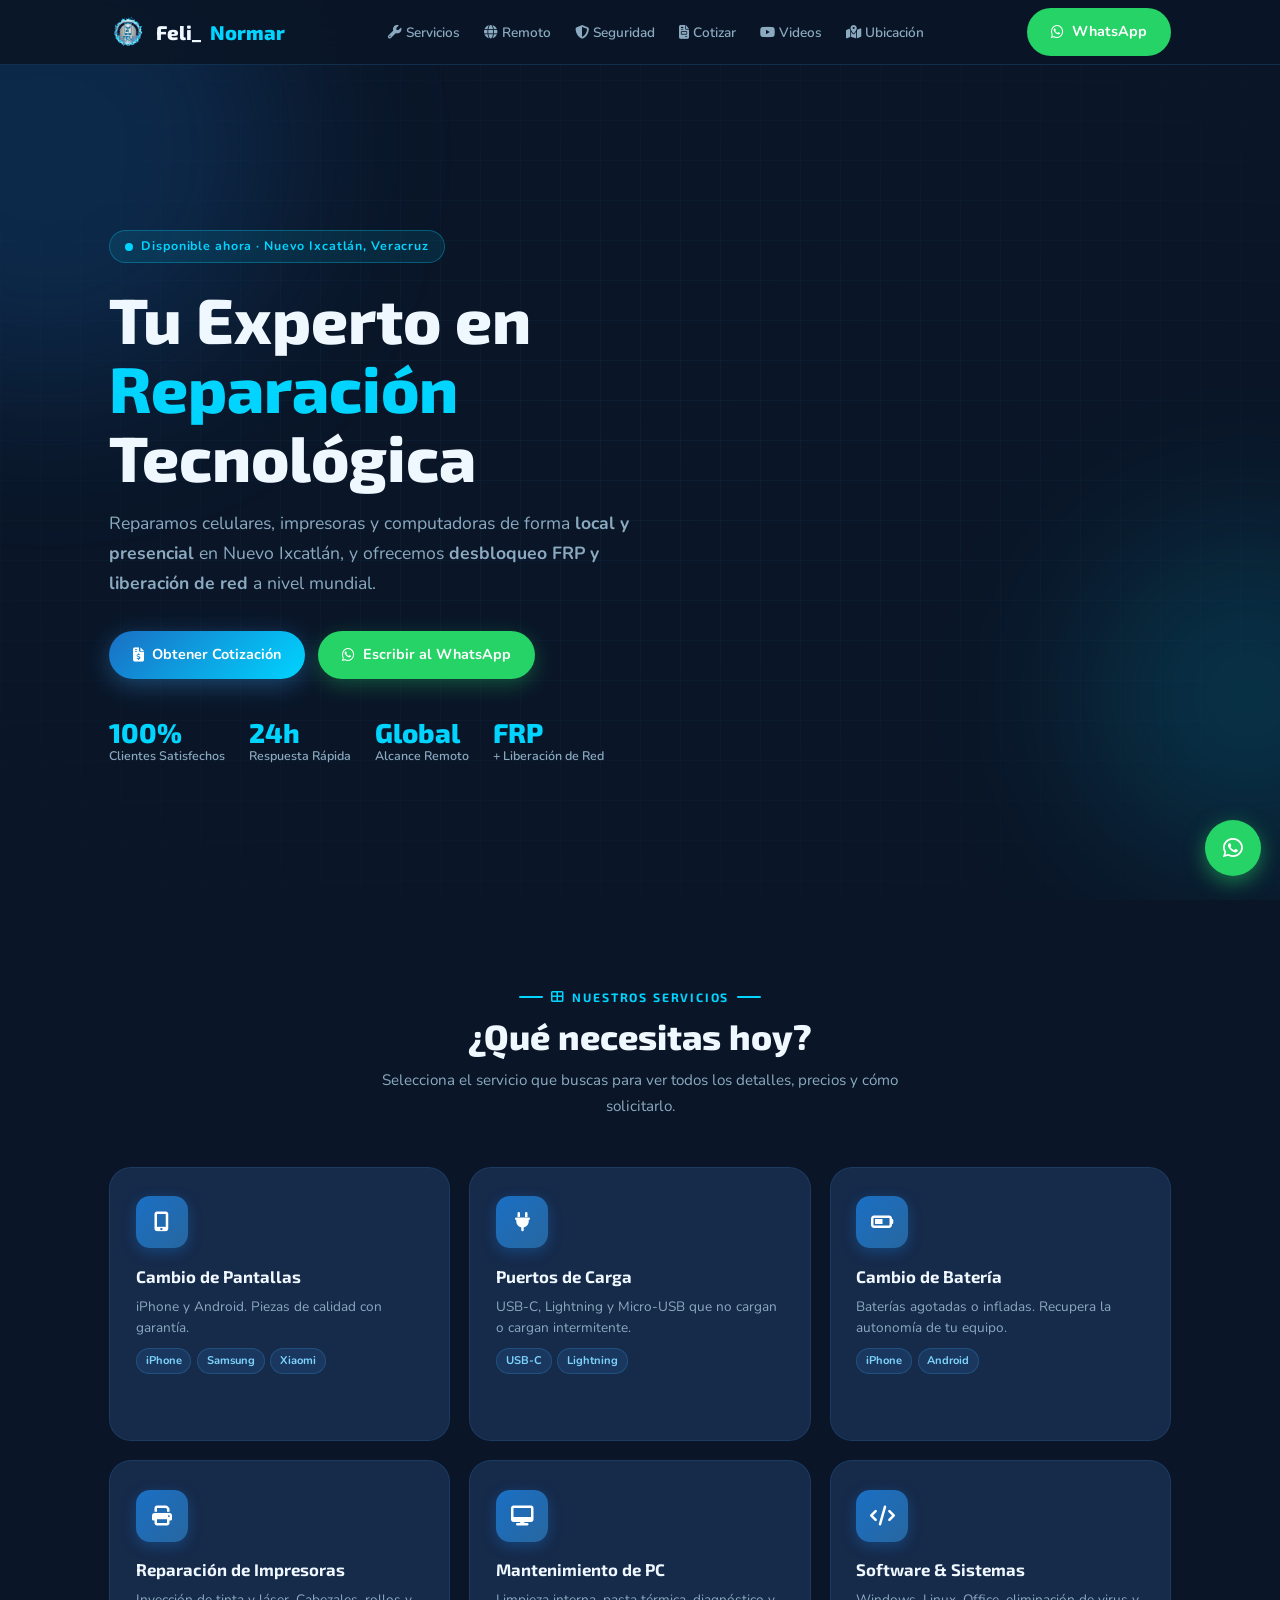
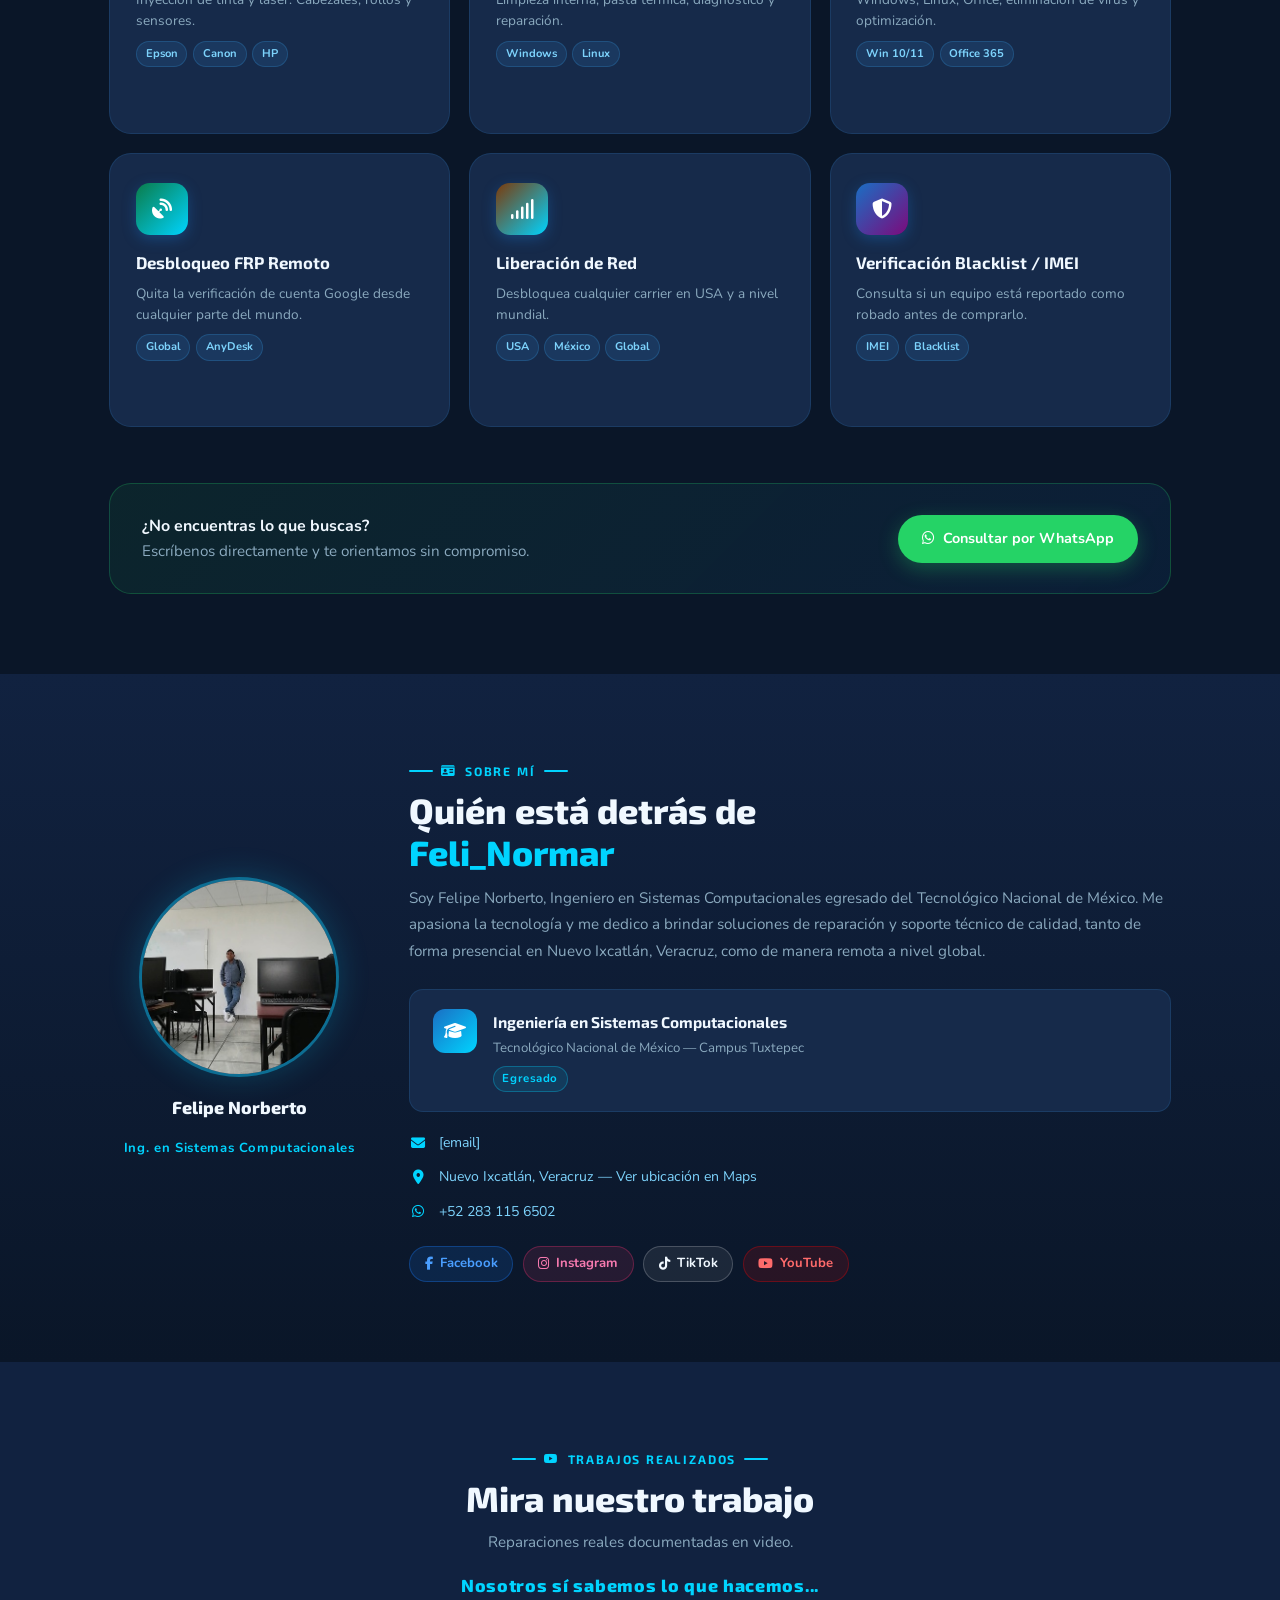
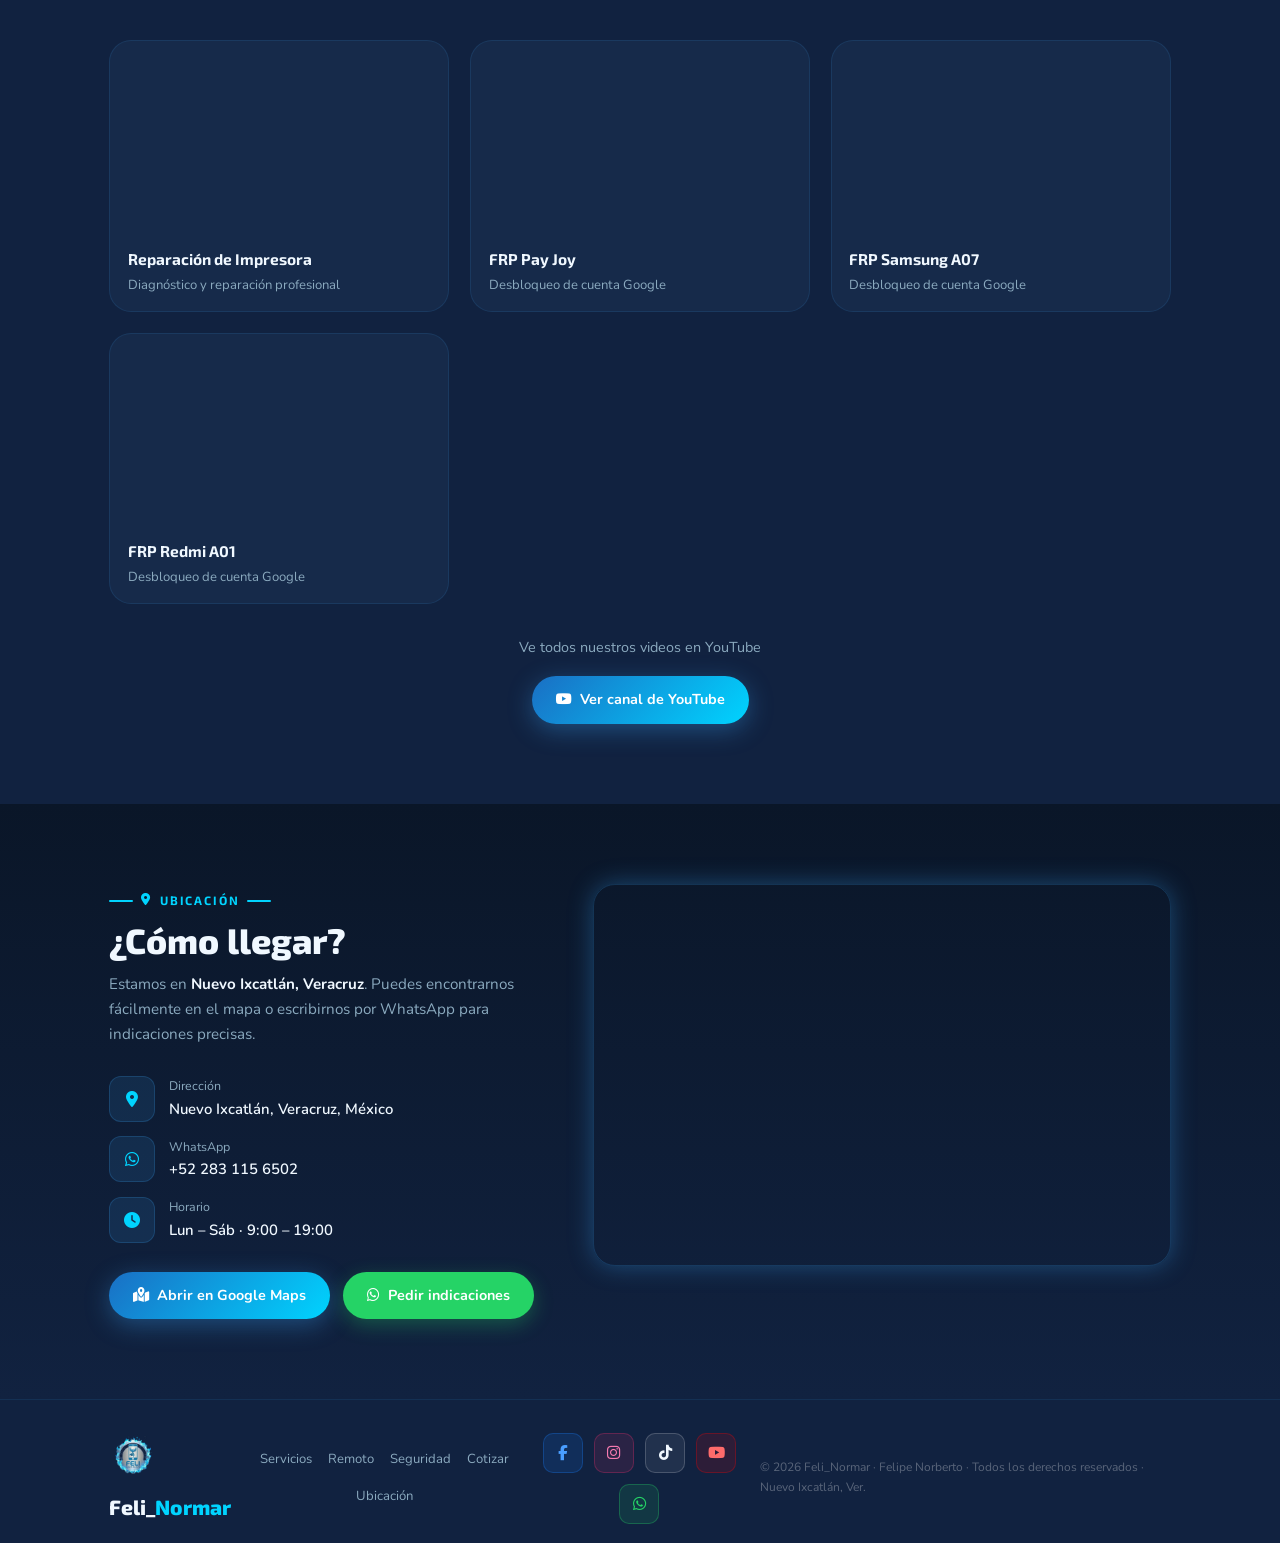
<file: index.html>
<!DOCTYPE html>
<html lang="es">
<head>
  <meta charset="UTF-8" />
  <meta name="viewport" content="width=device-width, initial-scale=1.0" />
  <meta name="description" content="Feli_Normar – Reparación de celulares, PC e impresoras en Nuevo Ixcatlán, Veracruz. Desbloqueo FRP y liberación de red a nivel global." />
  <meta property="og:title" content="Feli_Normar | Reparación & Servicios Tecnológicos" />
  <meta property="og:description" content="Reparación de celulares, PC e impresoras en Nuevo Ixcatlán, Veracruz. Desbloqueo FRP y liberación de red a nivel global." />
  <meta property="og:image" content="https://felinormar.github.io/feli-normar-web/assets/img/og-image.jpg" />
  <meta property="og:url" content="https://felinormar.github.io/feli-normar-web" />
  <meta property="og:type" content="website" />
  <meta name="twitter:card" content="summary_large_image" />
  <title>Feli_Normar | Reparación & Servicios Tecnológicos</title>
  <link rel="preconnect" href="https://fonts.googleapis.com" />
  <link rel="preconnect" href="https://fonts.gstatic.com" crossorigin />
  <link href="https://fonts.googleapis.com/css2?family=Exo+2:wght@300;400;600;700;800&family=Nunito:wght@300;400;600;700&display=swap" rel="stylesheet" />
  <link rel="stylesheet" href="https://cdnjs.cloudflare.com/ajax/libs/font-awesome/6.5.0/css/all.min.css" />
  <link rel="stylesheet" href="assets/css/shared.css" />
  <style>
    /* HERO */
    #hero {
      min-height: 100vh; display: flex; align-items: center;
      padding-top: 80px; position: relative; overflow: hidden;
    }
    .hero-grid {
      position: absolute; inset: 0; z-index: 0;
      background-image:
        linear-gradient(rgba(56,163,245,.06) 1px, transparent 1px),
        linear-gradient(90deg, rgba(56,163,245,.06) 1px, transparent 1px);
      background-size: 40px 40px;
      mask-image: radial-gradient(ellipse 80% 70% at 50% 50%, black, transparent);
    }
    .glow { position: absolute; border-radius: 50%; filter: blur(80px); z-index: 0; pointer-events: none; }
    .glow-1 { width: 480px; height: 480px; top: -10%; left: -15%; background: rgba(26,111,196,.22); }
    .glow-2 { width: 320px; height: 320px; bottom: 5%; right: -10%; background: rgba(0,212,255,.15); }

    .hero-content { position: relative; z-index: 1; padding: 3.5rem 0 2.5rem; }

    .hero-badge {
      display: inline-flex; align-items: center; gap: .5rem;
      background: rgba(0,212,255,.1); border: 1px solid rgba(0,212,255,.3);
      border-radius: 50px; padding: .35rem .95rem;
      font-size: .78rem; font-weight: 700; color: var(--accent);
      letter-spacing: .07em; margin-bottom: 1.3rem;
      animation: fadeInDown .7s ease both;
    }
    .dot { width: 8px; height: 8px; border-radius: 50%; background: var(--accent); animation: blink 1.5s infinite; }
    @keyframes blink { 0%,100%{opacity:1} 50%{opacity:.2} }

    .hero-title {
      font-family: var(--font-head); font-size: clamp(2rem, 8vw, 4rem);
      font-weight: 800; line-height: 1.08; color: var(--white);
      animation: fadeInUp .7s .1s ease both;
    }
    .hero-title .accent { color: var(--accent); }

    .hero-subtitle {
      font-size: clamp(.92rem, 3vw, 1.1rem); color: var(--gray);
      margin: 1.1rem 0 2rem; max-width: 540px; line-height: 1.7;
      animation: fadeInUp .7s .2s ease both;
    }

    .hero-actions { display: flex; flex-wrap: wrap; gap: .8rem; animation: fadeInUp .7s .3s ease both; }

    .hero-stats {
      display: flex; flex-wrap: wrap; gap: 1.5rem;
      margin-top: 2.5rem; animation: fadeInUp .7s .4s ease both;
    }
    .stat-num { font-family: var(--font-head); font-size: 1.7rem; font-weight: 800; color: var(--accent); line-height: 1; }
    .stat-label { font-size: .78rem; color: var(--gray); font-weight: 600; }

    @keyframes fadeInUp { from{opacity:0;transform:translateY(24px)} to{opacity:1;transform:translateY(0)} }
    @keyframes fadeInDown { from{opacity:0;transform:translateY(-16px)} to{opacity:1;transform:translateY(0)} }

    /* SERVICES SECTION */
    #servicios { padding: 5rem 0; }
    .services-header { text-align: center; margin-bottom: 3rem; }
    .services-header .section-label { justify-content: center; }
    .services-header .section-sub { margin: 0 auto; }

    .services-grid {
      display: grid;
      grid-template-columns: repeat(auto-fill, minmax(260px, 1fr));
      gap: 1.2rem;
    }

    .service-btn {
      background: var(--navy-card);
      border: 1px solid rgba(56,163,245,.14);
      border-radius: var(--radius-lg);
      padding: 1.8rem 1.6rem;
      display: flex; flex-direction: column; align-items: flex-start;
      gap: .9rem; cursor: pointer;
      transition: all var(--transition);
      text-decoration: none; color: inherit;
      position: relative; overflow: hidden;
    }
    .service-btn::after {
      content: ''; position: absolute; inset: 0;
      background: linear-gradient(135deg, rgba(56,163,245,.06), transparent);
      opacity: 0; transition: opacity var(--transition);
    }
    .service-btn:hover::after { opacity: 1; }
    .service-btn:hover {
      border-color: rgba(56,163,245,.4);
      box-shadow: var(--shadow-glow);
      transform: translateY(-5px);
    }

    .svc-icon {
      width: 52px; height: 52px; border-radius: 14px;
      background: linear-gradient(135deg, var(--blue), rgba(56,163,245,.5));
      display: grid; place-items: center;
      font-size: 1.25rem; color: #fff;
      box-shadow: 0 4px 14px rgba(26,111,196,.4);
      flex-shrink: 0;
    }

    .svc-body { flex: 1; }
    .svc-title { font-family: var(--font-head); font-size: 1.05rem; font-weight: 700; color: var(--white); margin-bottom: .35rem; }
    .svc-desc { font-size: .85rem; color: var(--gray); line-height: 1.55; }

    .svc-tags { display: flex; flex-wrap: wrap; gap: .35rem; }
    .tag {
      background: rgba(56,163,245,.12); border: 1px solid rgba(56,163,245,.22);
      color: var(--sky); font-size: .7rem; font-weight: 700;
      padding: .18rem .55rem; border-radius: 50px;
    }

    .svc-arrow {
      align-self: flex-end; color: var(--accent); font-size: .85rem;
      opacity: 0; transform: translateX(-6px);
      transition: all var(--transition);
    }
    .service-btn:hover .svc-arrow { opacity: 1; transform: translateX(0); }

    /* CONTACT STRIP */
    .contact-strip {
      margin-top: 3.5rem;
      background: linear-gradient(135deg, rgba(37,211,102,.08), rgba(26,111,196,.1));
      border: 1px solid rgba(37,211,102,.25);
      border-radius: var(--radius-lg); padding: 1.8rem 2rem;
      display: flex; flex-wrap: wrap; align-items: center;
      justify-content: space-between; gap: 1.2rem;
    }
    .contact-strip p { color: var(--gray); font-size: .95rem; }
    .contact-strip strong { color: var(--white); }

    /* ABOUT / PERFIL */
    #perfil { padding: 5rem 0; background: linear-gradient(180deg, var(--navy-mid) 0%, var(--navy) 100%); }
    .perfil-grid {
      display: grid; gap: 2.5rem; align-items: center;
    }
    @media (min-width: 768px) {
      .perfil-grid { grid-template-columns: 260px 1fr; }
    }

    .avatar-wrap {
      display: flex; flex-direction: column; align-items: center; gap: 1rem;
    }
    .avatar-frame {
      width: 200px; height: 200px; border-radius: 50%;
      border: 3px solid rgba(0,212,255,.4);
      box-shadow: 0 0 32px rgba(0,212,255,.2);
      overflow: hidden; background: var(--navy-card);
      display: flex; align-items: center; justify-content: center;
      position: relative;
    }
    .avatar-frame img {
      width: 100%; height: 100%; object-fit: cover;
    }
    .avatar-placeholder {
      display: flex; flex-direction: column; align-items: center; gap: .5rem;
      color: var(--gray); font-size: .8rem; text-align: center; padding: 1rem;
    }
    .avatar-placeholder i { font-size: 3.5rem; color: rgba(56,163,245,.3); }
    .avatar-name {
      font-family: var(--font-head); font-size: 1.1rem; font-weight: 800;
      color: var(--white); text-align: center;
    }
    .avatar-role {
      font-size: .82rem; color: var(--accent); font-weight: 700;
      text-align: center; letter-spacing: .05em;
    }

    .perfil-info .section-label { margin-bottom: .5rem; }
    .perfil-bio { color: var(--gray); font-size: .95rem; line-height: 1.75; margin-bottom: 1.5rem; }

    .edu-card {
      background: var(--navy-card); border: 1px solid rgba(56,163,245,.15);
      border-radius: var(--radius); padding: 1.2rem 1.4rem;
      display: flex; align-items: flex-start; gap: 1rem; margin-bottom: 1rem;
    }
    .edu-icon {
      flex-shrink: 0; width: 44px; height: 44px; border-radius: 12px;
      background: linear-gradient(135deg, var(--blue), var(--accent));
      display: grid; place-items: center; font-size: 1.1rem; color: #fff;
    }
    .edu-body h4 { font-family: var(--font-head); font-size: .97rem; font-weight: 700; color: var(--white); margin-bottom: .2rem; }
    .edu-body p { font-size: .83rem; color: var(--gray); }
    .edu-body .edu-badge {
      display: inline-block; margin-top: .4rem;
      background: rgba(0,212,255,.1); border: 1px solid rgba(0,212,255,.3);
      color: var(--accent); font-size: .72rem; font-weight: 700;
      padding: .15rem .55rem; border-radius: 50px; letter-spacing: .05em;
    }

    .perfil-contact { display: flex; flex-direction: column; gap: .7rem; margin-top: 1.2rem; }
    .pc-item {
      display: flex; align-items: center; gap: .75rem;
      font-size: .88rem; color: var(--gray);
    }
    .pc-item i { color: var(--accent); width: 18px; text-align: center; flex-shrink: 0; }
    .pc-item a { color: var(--sky); transition: color var(--transition); }
    .pc-item a:hover { color: var(--accent); }

    /* UBICACIÓN */
    .ubicacion-grid {
      display: grid; gap: 2.5rem; align-items: start;
    }
    @media (min-width: 768px) {
      .ubicacion-grid { grid-template-columns: 1fr 1.3fr; }
    }

    /* REDES SOCIALES */
    .social-pill {
      display: inline-flex; align-items: center; gap: .45rem;
      padding: .4rem .9rem; border-radius: 50px;
      font-size: .82rem; font-weight: 700;
      transition: all var(--transition); text-decoration: none;
    }
    .social-pill:hover { transform: translateY(-2px); filter: brightness(1.2); }

    /* VIDEOS */
    #videos { padding: 5rem 0; background: var(--navy-mid); }
    .videos-header { text-align: center; margin-bottom: 2.5rem; }
    .videos-header .section-label { justify-content: center; }
    .videos-grid {
      display: grid;
      grid-template-columns: repeat(auto-fill, minmax(300px, 1fr));
      gap: 1.3rem;
    }
    .video-card {
      background: var(--navy-card); border: 1px solid rgba(56,163,245,.12);
      border-radius: var(--radius-lg); overflow: hidden;
      transition: all var(--transition);
    }
    .video-card:hover { border-color: rgba(56,163,245,.35); box-shadow: var(--shadow-glow); transform: translateY(-4px); }
    .video-card iframe { display: block; width: 100%; aspect-ratio: 16/9; border: none; }
    .video-card-body { padding: .9rem 1.1rem; }
    .video-card-body h4 { font-family: var(--font-head); font-size: .97rem; font-weight: 700; color: var(--white); margin-bottom: .2rem; }
    .video-card-body p { font-size: .82rem; color: var(--gray); }
    .videos-cta { text-align: center; margin-top: 2rem; }
  </style>
</head>
<body>

<nav id="navbar">
  <div class="container">
    <div class="nav-inner">
      <a href="index.html" class="nav-logo">
        <img src="assets/img/logo.jpg" alt="Feli_Normar" style="width:38px;height:38px;border-radius:10px;object-fit:cover;">
        Feli_<span>Normar</span>
      </a>
      <ul class="nav-links">
        <li><a href="pages/servicios.html"><i class="fas fa-wrench"></i> Servicios</a></li>
        <li><a href="pages/remoto.html"><i class="fas fa-globe"></i> Remoto</a></li>
        <li><a href="pages/seguridad.html"><i class="fas fa-shield-halved"></i> Seguridad</a></li>
        <li><a href="pages/cotizacion.html"><i class="fas fa-file-invoice"></i> Cotizar</a></li>
        <li><a href="#videos"><i class="fab fa-youtube"></i> Videos</a></li>
        <li><a href="#ubicacion"><i class="fas fa-map-location-dot"></i> Ubicación</a></li>
      </ul>
      <a href="https://wa.me/522831156502" target="_blank" class="nav-wa btn">
        <i class="fab fa-whatsapp"></i> WhatsApp
      </a>
      <div class="hamburger" id="hamburger"><span></span><span></span><span></span></div>
    </div>
  </div>
</nav>

<div id="mobile-menu">
  <a href="pages/servicios.html"><i class="fas fa-wrench"></i> Servicios Locales</a>
  <a href="pages/remoto.html"><i class="fas fa-globe"></i> Servicio Remoto</a>
  <a href="pages/seguridad.html"><i class="fas fa-shield-halved"></i> Seguridad / IMEI</a>
  <a href="pages/cotizacion.html"><i class="fas fa-file-invoice"></i> Cotizar</a>
  <a href="#ubicacion"><i class="fas fa-map-location-dot"></i> Cómo llegar</a>
  <a href="https://wa.me/522831156502" target="_blank" class="menu-wa"><i class="fab fa-whatsapp"></i> WhatsApp</a>
</div>

<!-- HERO -->
<section id="hero">
  <div class="hero-grid"></div>
  <div class="glow glow-1"></div>
  <div class="glow glow-2"></div>
  <div class="container">
    <div class="hero-content">
      <div class="hero-badge">
        <div class="dot"></div>
        Disponible ahora · Nuevo Ixcatlán, Veracruz
      </div>
      <h1 class="hero-title">
        Tu Experto en<br>
        <span class="accent">Reparación</span><br>
        Tecnológica
      </h1>
      <p class="hero-subtitle">
        Reparamos celulares, impresoras y computadoras de forma <strong>local y presencial</strong> en Nuevo Ixcatlán, y ofrecemos <strong>desbloqueo FRP y liberación de red</strong> a nivel mundial.
      </p>
      <div class="hero-actions">
        <a href="pages/cotizacion.html" class="btn btn-primary">
          <i class="fas fa-file-invoice-dollar"></i> Obtener Cotización
        </a>
        <a href="https://wa.me/522831156502?text=Hola%20Feli_Normar,%20quiero%20información%20sobre%20sus%20servicios." target="_blank" class="btn btn-wa">
          <i class="fab fa-whatsapp"></i> Escribir al WhatsApp
        </a>
      </div>
      <div class="hero-stats">
        <div><div class="stat-num">100%</div><div class="stat-label">Clientes Satisfechos</div></div>
        <div><div class="stat-num">24h</div><div class="stat-label">Respuesta Rápida</div></div>
        <div><div class="stat-num">Global</div><div class="stat-label">Alcance Remoto</div></div>
        <div><div class="stat-num">FRP</div><div class="stat-label">+ Liberación de Red</div></div>
      </div>
    </div>
  </div>
</section>

<!-- SERVICIOS GRID -->
<section id="servicios">
  <div class="container">
    <div class="services-header reveal">
      <div class="section-label"><i class="fas fa-th-large"></i> Nuestros Servicios</div>
      <h2 class="section-title">¿Qué necesitas hoy?</h2>
      <p class="section-sub">Selecciona el servicio que buscas para ver todos los detalles, precios y cómo solicitarlo.</p>
    </div>

    <div class="services-grid">

      <a href="pages/servicios.html#pantallas" class="service-btn reveal">
        <div class="svc-icon"><i class="fas fa-mobile-screen-button"></i></div>
        <div class="svc-body">
          <div class="svc-title">Cambio de Pantallas</div>
          <div class="svc-desc">iPhone y Android. Piezas de calidad con garantía.</div>
          <div class="svc-tags" style="margin-top:.6rem;">
            <span class="tag">iPhone</span><span class="tag">Samsung</span><span class="tag">Xiaomi</span>
          </div>
        </div>
        <span class="svc-arrow"><i class="fas fa-arrow-right"></i></span>
      </a>

      <a href="pages/servicios.html#carga" class="service-btn reveal">
        <div class="svc-icon"><i class="fas fa-plug"></i></div>
        <div class="svc-body">
          <div class="svc-title">Puertos de Carga</div>
          <div class="svc-desc">USB-C, Lightning y Micro-USB que no cargan o cargan intermitente.</div>
          <div class="svc-tags" style="margin-top:.6rem;">
            <span class="tag">USB-C</span><span class="tag">Lightning</span>
          </div>
        </div>
        <span class="svc-arrow"><i class="fas fa-arrow-right"></i></span>
      </a>

      <a href="pages/servicios.html#bateria" class="service-btn reveal">
        <div class="svc-icon"><i class="fas fa-battery-half"></i></div>
        <div class="svc-body">
          <div class="svc-title">Cambio de Batería</div>
          <div class="svc-desc">Baterías agotadas o infladas. Recupera la autonomía de tu equipo.</div>
          <div class="svc-tags" style="margin-top:.6rem;">
            <span class="tag">iPhone</span><span class="tag">Android</span>
          </div>
        </div>
        <span class="svc-arrow"><i class="fas fa-arrow-right"></i></span>
      </a>

      <a href="pages/servicios.html#impresoras" class="service-btn reveal">
        <div class="svc-icon"><i class="fas fa-print"></i></div>
        <div class="svc-body">
          <div class="svc-title">Reparación de Impresoras</div>
          <div class="svc-desc">Inyección de tinta y láser. Cabezales, rollos y sensores.</div>
          <div class="svc-tags" style="margin-top:.6rem;">
            <span class="tag">Epson</span><span class="tag">Canon</span><span class="tag">HP</span>
          </div>
        </div>
        <span class="svc-arrow"><i class="fas fa-arrow-right"></i></span>
      </a>

      <a href="pages/servicios.html#pc" class="service-btn reveal">
        <div class="svc-icon"><i class="fas fa-desktop"></i></div>
        <div class="svc-body">
          <div class="svc-title">Mantenimiento de PC</div>
          <div class="svc-desc">Limpieza interna, pasta térmica, diagnóstico y reparación.</div>
          <div class="svc-tags" style="margin-top:.6rem;">
            <span class="tag">Windows</span><span class="tag">Linux</span>
          </div>
        </div>
        <span class="svc-arrow"><i class="fas fa-arrow-right"></i></span>
      </a>

      <a href="pages/servicios.html#software" class="service-btn reveal">
        <div class="svc-icon"><i class="fas fa-code"></i></div>
        <div class="svc-body">
          <div class="svc-title">Software & Sistemas</div>
          <div class="svc-desc">Windows, Linux, Office, eliminación de virus y optimización.</div>
          <div class="svc-tags" style="margin-top:.6rem;">
            <span class="tag">Win 10/11</span><span class="tag">Office 365</span>
          </div>
        </div>
        <span class="svc-arrow"><i class="fas fa-arrow-right"></i></span>
      </a>

      <a href="pages/remoto.html" class="service-btn reveal">
        <div class="svc-icon" style="background:linear-gradient(135deg,#0a7c4a,var(--accent))"><i class="fas fa-satellite-dish"></i></div>
        <div class="svc-body">
          <div class="svc-title">Desbloqueo FRP Remoto</div>
          <div class="svc-desc">Quita la verificación de cuenta Google desde cualquier parte del mundo.</div>
          <div class="svc-tags" style="margin-top:.6rem;">
            <span class="tag">Global</span><span class="tag">AnyDesk</span>
          </div>
        </div>
        <span class="svc-arrow"><i class="fas fa-arrow-right"></i></span>
      </a>

      <a href="pages/remoto.html#red" class="service-btn reveal">
        <div class="svc-icon" style="background:linear-gradient(135deg,#7c3a0a,var(--accent))"><i class="fas fa-signal"></i></div>
        <div class="svc-body">
          <div class="svc-title">Liberación de Red</div>
          <div class="svc-desc">Desbloquea cualquier carrier en USA y a nivel mundial.</div>
          <div class="svc-tags" style="margin-top:.6rem;">
            <span class="tag">USA</span><span class="tag">México</span><span class="tag">Global</span>
          </div>
        </div>
        <span class="svc-arrow"><i class="fas fa-arrow-right"></i></span>
      </a>

      <a href="pages/seguridad.html" class="service-btn reveal">
        <div class="svc-icon" style="background:linear-gradient(135deg,#1a6fc4,#7c0a7c)"><i class="fas fa-shield-halved"></i></div>
        <div class="svc-body">
          <div class="svc-title">Verificación Blacklist / IMEI</div>
          <div class="svc-desc">Consulta si un equipo está reportado como robado antes de comprarlo.</div>
          <div class="svc-tags" style="margin-top:.6rem;">
            <span class="tag">IMEI</span><span class="tag">Blacklist</span>
          </div>
        </div>
        <span class="svc-arrow"><i class="fas fa-arrow-right"></i></span>
      </a>

    </div>

    <div class="contact-strip reveal">
      <div>
        <strong>¿No encuentras lo que buscas?</strong>
        <p>Escríbenos directamente y te orientamos sin compromiso.</p>
      </div>
      <a href="https://wa.me/522831156502?text=Hola,%20tengo%20una%20consulta%20sobre%20sus%20servicios." target="_blank" class="btn btn-wa">
        <i class="fab fa-whatsapp"></i> Consultar por WhatsApp
      </a>
    </div>
  </div>
</section>

<!-- PERFIL -->
<section id="perfil">
  <div class="container">
    <div class="perfil-grid reveal">

      <!-- Avatar -->
      <div class="avatar-wrap">
        <div class="avatar-frame">
          <img src="assets/img/avatar.jpg" alt="Felipe Norberto">
        </div>
        <div class="avatar-name">Felipe Norberto</div>
        <div class="avatar-role">Ing. en Sistemas Computacionales</div>
      </div>

      <!-- Info -->
      <div class="perfil-info">
        <div class="section-label"><i class="fas fa-id-card"></i> Sobre mí</div>
        <h2 class="section-title">Quién está detrás de<br><span style="color:var(--accent)">Feli_Normar</span></h2>
        <p class="perfil-bio">
          Soy Felipe Norberto, Ingeniero en Sistemas Computacionales egresado del Tecnológico Nacional de México.
          Me apasiona la tecnología y me dedico a brindar soluciones de reparación y soporte técnico de calidad,
          tanto de forma presencial en Nuevo Ixcatlán, Veracruz, como de manera remota a nivel global.
        </p>

        <!-- Formación académica -->
        <div class="edu-card">
          <div class="edu-icon"><i class="fas fa-graduation-cap"></i></div>
          <div class="edu-body">
            <h4>Ingeniería en Sistemas Computacionales</h4>
            <p>Tecnológico Nacional de México — Campus Tuxtepec</p>
            <span class="edu-badge">Egresado</span>
          </div>
        </div>

        <!-- Contacto -->
        <div class="perfil-contact">
          <div class="pc-item">
            <i class="fas fa-envelope"></i>
            <a href="mailto:[email]">[email]</a>
          </div>
          <div class="pc-item">
            <i class="fas fa-map-marker-alt"></i>
            <a href="https://maps.app.goo.gl/DGCahbE5wsL5DxNm8" target="_blank" rel="noopener">
              Nuevo Ixcatlán, Veracruz — Ver ubicación en Maps
            </a>
          </div>
          <div class="pc-item">
            <i class="fab fa-whatsapp"></i>
            <a href="https://wa.me/522831156502" target="_blank" rel="noopener">+52 283 115 6502</a>
          </div>
        </div>

        <!-- Redes sociales -->
        <div style="display:flex;flex-wrap:wrap;gap:.6rem;margin-top:1.4rem;">
          <a href="https://www.facebook.com/share/1AgCJ9qk3k/" target="_blank" rel="noopener" class="social-pill" style="background:rgba(24,119,242,.15);border:1px solid rgba(24,119,242,.35);color:#4a9eff;">
            <i class="fab fa-facebook-f"></i> Facebook
          </a>
          <a href="https://www.instagram.com/streem_dr" target="_blank" rel="noopener" class="social-pill" style="background:rgba(225,48,108,.12);border:1px solid rgba(225,48,108,.35);color:#f77ab0;">
            <i class="fab fa-instagram"></i> Instagram
          </a>
          <a href="https://www.tiktok.com/@felinormar" target="_blank" rel="noopener" class="social-pill" style="background:rgba(255,255,255,.07);border:1px solid rgba(255,255,255,.2);color:var(--white);">
            <i class="fab fa-tiktok"></i> TikTok
          </a>
          <a href="https://youtube.com/@felinormar" target="_blank" rel="noopener" class="social-pill" style="background:rgba(255,0,0,.12);border:1px solid rgba(255,0,0,.3);color:#ff6b6b;">
            <i class="fab fa-youtube"></i> YouTube
          </a>
        </div>
      </div>

    </div>
  </div>
</section>

<!-- VIDEOS -->
<section id="videos">
  <div class="container">
    <div class="videos-header reveal">
      <div class="section-label"><i class="fab fa-youtube"></i> Trabajos realizados</div>
      <h2 class="section-title">Mira nuestro trabajo</h2>
      <p class="section-sub" style="margin:0 auto 1rem;">Reparaciones reales documentadas en video.</p>
      <p style="color:var(--accent);font-family:var(--font-head);font-weight:800;font-size:1.1rem;letter-spacing:.04em;">
        Nosotros sí sabemos lo que hacemos...
      </p>
    </div>

    <div class="videos-grid">

      <div class="video-card reveal">
        <iframe src="https://www.youtube.com/embed/Lu5K9AFnv50" title="Reparación de Impresora" allowfullscreen loading="lazy"></iframe>
        <div class="video-card-body">
          <h4>Reparación de Impresora</h4>
          <p>Diagnóstico y reparación profesional</p>
        </div>
      </div>

      <div class="video-card reveal">
        <iframe src="https://www.youtube.com/embed/7s0BhxYm-kI" title="FRP Pay Joy" allowfullscreen loading="lazy"></iframe>
        <div class="video-card-body">
          <h4>FRP Pay Joy</h4>
          <p>Desbloqueo de cuenta Google</p>
        </div>
      </div>

      <div class="video-card reveal">
        <iframe src="https://www.youtube.com/embed/ZUssBwOZG7k" title="FRP Samsung A07" allowfullscreen loading="lazy"></iframe>
        <div class="video-card-body">
          <h4>FRP Samsung A07</h4>
          <p>Desbloqueo de cuenta Google</p>
        </div>
      </div>

      <div class="video-card reveal">
        <iframe src="https://www.youtube.com/embed/G6GcKE4wQpU" title="FRP Redmi A01" allowfullscreen loading="lazy"></iframe>
        <div class="video-card-body">
          <h4>FRP Redmi A01</h4>
          <p>Desbloqueo de cuenta Google</p>
        </div>
      </div>

    </div>

    <div class="videos-cta reveal">
      <p style="color:var(--gray);font-size:.9rem;margin-bottom:1rem;">Ve todos nuestros videos en YouTube</p>
      <a href="https://youtube.com/@felinormar" target="_blank" rel="noopener" class="btn btn-primary">
        <i class="fab fa-youtube"></i> Ver canal de YouTube
      </a>
    </div>
  </div>
</section>

<!-- CÓMO LLEGAR -->
<section id="ubicacion" style="padding:5rem 0; background: linear-gradient(180deg, var(--navy) 0%, var(--navy-mid) 100%);">
  <div class="container">
    <div class="reveal ubicacion-grid">

      <div>
        <div class="section-label"><i class="fas fa-map-marker-alt"></i> Ubicación</div>
        <h2 class="section-title">¿Cómo llegar?</h2>
        <p class="section-sub" style="margin-bottom:1.8rem;">
          Estamos en <strong style="color:var(--white)">Nuevo Ixcatlán, Veracruz</strong>. Puedes encontrarnos fácilmente en el mapa o escribirnos por WhatsApp para indicaciones precisas.
        </p>

        <!-- Detalles de dirección -->
        <div style="display:flex; flex-direction:column; gap:.9rem; margin-bottom:1.8rem;">
          <div style="display:flex; align-items:center; gap:.85rem;">
            <div style="width:46px;height:46px;border-radius:12px;background:rgba(56,163,245,.12);border:1px solid rgba(56,163,245,.2);display:grid;place-items:center;color:var(--accent);font-size:1rem;flex-shrink:0;">
              <i class="fas fa-map-marker-alt"></i>
            </div>
            <div>
              <div style="font-size:.78rem;color:var(--gray);">Dirección</div>
              <div style="font-size:.93rem;font-weight:600;color:var(--white);">Nuevo Ixcatlán, Veracruz, México</div>
            </div>
          </div>
          <div style="display:flex; align-items:center; gap:.85rem;">
            <div style="width:46px;height:46px;border-radius:12px;background:rgba(56,163,245,.12);border:1px solid rgba(56,163,245,.2);display:grid;place-items:center;color:var(--accent);font-size:1rem;flex-shrink:0;">
              <i class="fab fa-whatsapp"></i>
            </div>
            <div>
              <div style="font-size:.78rem;color:var(--gray);">WhatsApp</div>
              <div style="font-size:.93rem;font-weight:600;color:var(--white);">+52 283 115 6502</div>
            </div>
          </div>
          <div style="display:flex; align-items:center; gap:.85rem;">
            <div style="width:46px;height:46px;border-radius:12px;background:rgba(56,163,245,.12);border:1px solid rgba(56,163,245,.2);display:grid;place-items:center;color:var(--accent);font-size:1rem;flex-shrink:0;">
              <i class="fas fa-clock"></i>
            </div>
            <div>
              <div style="font-size:.78rem;color:var(--gray);">Horario</div>
              <div style="font-size:.93rem;font-weight:600;color:var(--white);">Lun – Sáb · 9:00 – 19:00</div>
            </div>
          </div>
        </div>

        <div style="display:flex;flex-wrap:wrap;gap:.8rem;">
          <a href="https://maps.app.goo.gl/DGCahbE5wsL5DxNm8" target="_blank" rel="noopener" class="btn btn-primary">
            <i class="fas fa-map-location-dot"></i> Abrir en Google Maps
          </a>
          <a href="https://wa.me/522831156502?text=Hola,%20¿me%20puedes%20dar%20indicaciones%20para%20llegar?" target="_blank" class="btn btn-wa">
            <i class="fab fa-whatsapp"></i> Pedir indicaciones
          </a>
        </div>
      </div>

      <!-- Mapa embebido -->
      <div style="border-radius:var(--radius-lg);overflow:hidden;border:1px solid rgba(56,163,245,.2);box-shadow:var(--shadow-glow);min-height:380px;">
        <iframe
          src="https://www.google.com/maps/embed?pb=!1m18!1m12!1m3!1d500!2d-95.444319!3d17.640339!2m3!1f0!2f0!3f0!3m2!1i1024!2i768!4f13.1!3m3!1m2!1s0x0%3A0x0!2zMTfCsDM4JzI1LjIiTiA5NcKwMjYnMzkuNiJX!5e0!3m2!1ses!2smx!4v1700000000000!5m2!1ses!2smx"
          id="mapa-embed"
          width="100%" height="380"
          style="border:0;display:block;"
          allowfullscreen=""
          loading="lazy"
          referrerpolicy="no-referrer-when-downgrade"
          title="Ubicación Feli_Normar — Nuevo Ixcatlán, Veracruz">
        </iframe>
      </div>

    </div>
  </div>
</section>

<footer>
  <div class="container">
    <div class="footer-inner">
      <div class="footer-logo">
        <img src="assets/img/logo.jpg" alt="Feli_Normar" style="width:48px;height:48px;border-radius:12px;object-fit:cover;margin-bottom:.3rem;">
        <div>Feli_<span>Normar</span></div>
      </div>
      <div class="footer-links">
        <a href="pages/servicios.html">Servicios</a>
        <a href="pages/remoto.html">Remoto</a>
        <a href="pages/seguridad.html">Seguridad</a>
        <a href="pages/cotizacion.html">Cotizar</a>
        <a href="#ubicacion">Ubicación</a>
      </div>
      <!-- Redes sociales -->
      <div style="display:flex;gap:.7rem;flex-wrap:wrap;justify-content:center;">
        <a href="https://www.facebook.com/share/1AgCJ9qk3k/" target="_blank" rel="noopener" aria-label="Facebook"
           style="width:40px;height:40px;border-radius:10px;background:rgba(24,119,242,.15);border:1px solid rgba(24,119,242,.3);display:grid;place-items:center;color:#4a9eff;font-size:.95rem;transition:all .3s;">
          <i class="fab fa-facebook-f"></i>
        </a>
        <a href="https://www.instagram.com/streem_dr" target="_blank" rel="noopener" aria-label="Instagram"
           style="width:40px;height:40px;border-radius:10px;background:rgba(225,48,108,.12);border:1px solid rgba(225,48,108,.3);display:grid;place-items:center;color:#f77ab0;font-size:.95rem;transition:all .3s;">
          <i class="fab fa-instagram"></i>
        </a>
        <a href="https://www.tiktok.com/@felinormar" target="_blank" rel="noopener" aria-label="TikTok"
           style="width:40px;height:40px;border-radius:10px;background:rgba(255,255,255,.07);border:1px solid rgba(255,255,255,.18);display:grid;place-items:center;color:var(--white);font-size:.95rem;transition:all .3s;">
          <i class="fab fa-tiktok"></i>
        </a>
        <a href="https://youtube.com/@felinormar" target="_blank" rel="noopener" aria-label="YouTube"
           style="width:40px;height:40px;border-radius:10px;background:rgba(255,0,0,.12);border:1px solid rgba(255,0,0,.28);display:grid;place-items:center;color:#ff6b6b;font-size:.95rem;transition:all .3s;">
          <i class="fab fa-youtube"></i>
        </a>
        <a href="https://wa.me/522831156502" target="_blank" rel="noopener" aria-label="WhatsApp"
           style="width:40px;height:40px;border-radius:10px;background:rgba(37,211,102,.12);border:1px solid rgba(37,211,102,.3);display:grid;place-items:center;color:#25d366;font-size:.95rem;transition:all .3s;">
          <i class="fab fa-whatsapp"></i>
        </a>
      </div>
      <div class="footer-copy">© 2026 Feli_Normar · Felipe Norberto · Todos los derechos reservados · Nuevo Ixcatlán, Ver.</div>
    </div>
  </div>
</footer>

<a href="https://wa.me/522831156502" target="_blank" id="wa-fab" aria-label="WhatsApp">
  <i class="fab fa-whatsapp"></i>
</a>

<script>
  const ham = document.getElementById('hamburger');
  const menu = document.getElementById('mobile-menu');
  ham.addEventListener('click', () => {
    ham.classList.toggle('open');
    menu.classList.toggle('open');
  });
  menu.querySelectorAll('a').forEach(a => a.addEventListener('click', () => {
    ham.classList.remove('open'); menu.classList.remove('open');
  }));

  const observer = new IntersectionObserver(entries => {
    entries.forEach(e => { if (e.isIntersecting) e.target.classList.add('visible'); });
  }, { threshold: 0.12 });
  document.querySelectorAll('.reveal').forEach(el => observer.observe(el));
</script>
</body>
</html>
</file>
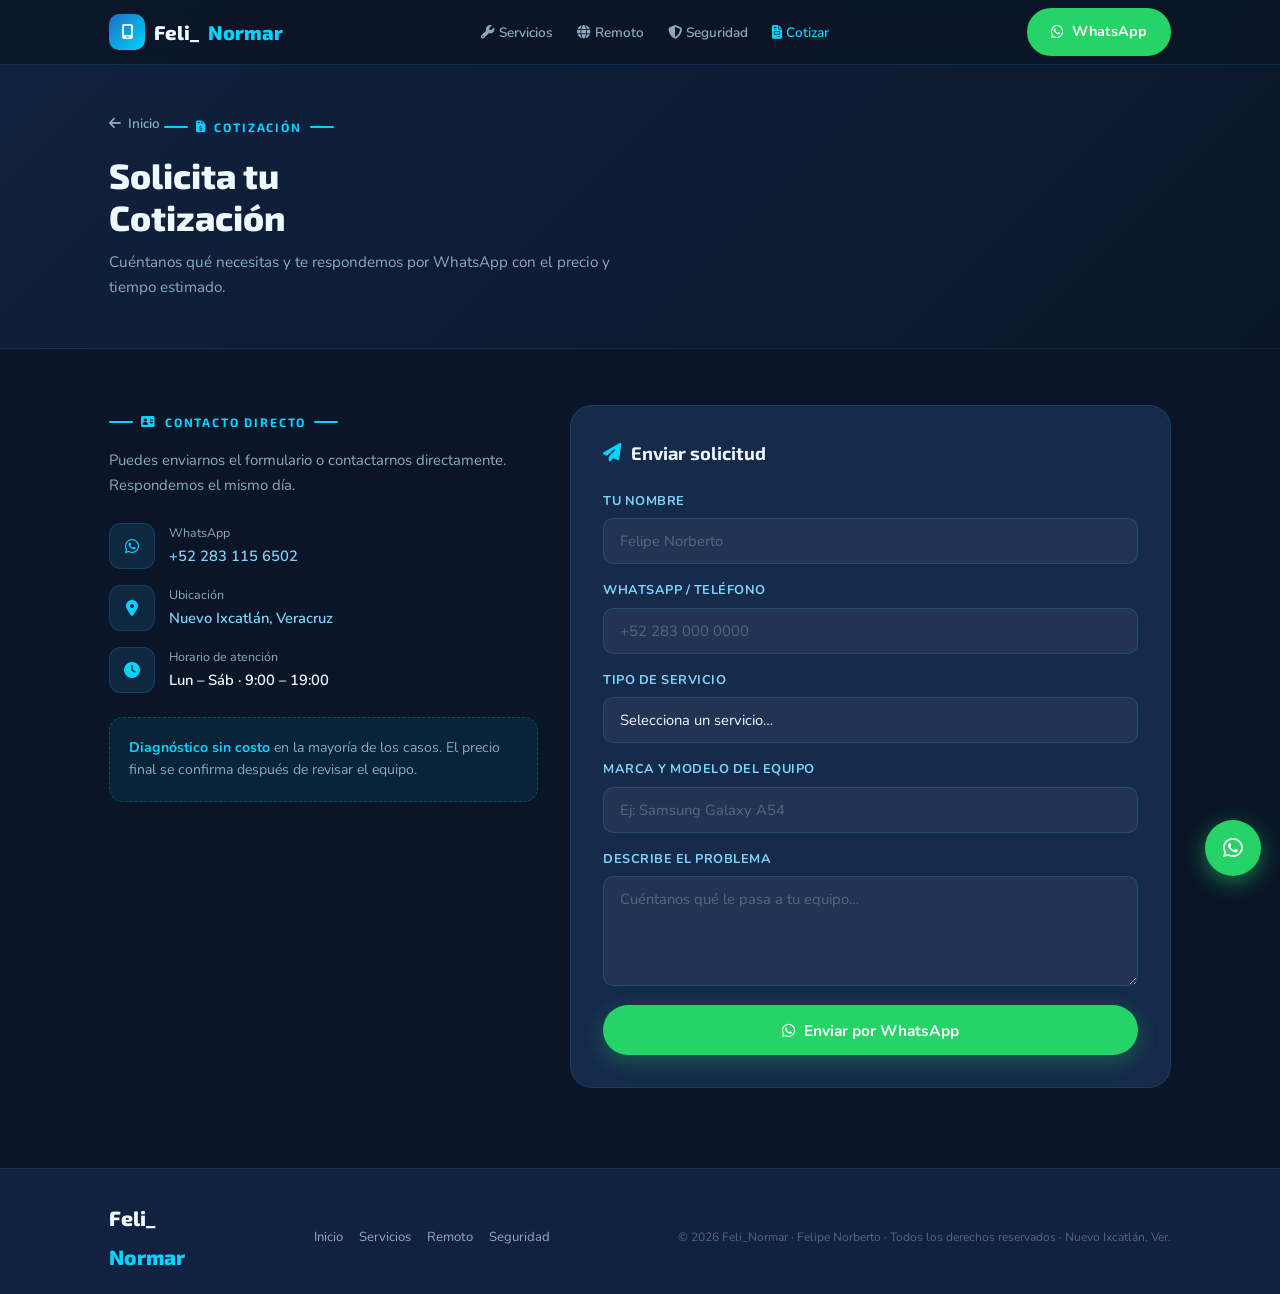
<file: pages/cotizacion.html>
<!DOCTYPE html>
<html lang="es">
<head>
  <meta charset="UTF-8" />
  <meta name="viewport" content="width=device-width, initial-scale=1.0" />
  <meta name="description" content="Solicita una cotización de reparación – Feli_Normar. Celulares, PC, impresoras y servicios remotos." />
  <title>Cotizar | Feli_Normar</title>
  <link rel="preconnect" href="https://fonts.googleapis.com" />
  <link rel="preconnect" href="https://fonts.gstatic.com" crossorigin />
  <link href="https://fonts.googleapis.com/css2?family=Exo+2:wght@300;400;600;700;800&family=Nunito:wght@300;400;600;700&display=swap" rel="stylesheet" />
  <link rel="stylesheet" href="https://cdnjs.cloudflare.com/ajax/libs/font-awesome/6.5.0/css/all.min.css" />
  <link rel="stylesheet" href="../assets/css/shared.css" />
  <style>
    .page-hero { padding: 110px 0 3rem; background: linear-gradient(135deg, var(--navy-mid), var(--navy)); border-bottom: 1px solid rgba(56,163,245,.1); }
    .back-link { display: inline-flex; align-items: center; gap: .4rem; color: var(--gray); font-size: .85rem; font-weight: 600; margin-bottom: 1.2rem; transition: color var(--transition); }
    .back-link:hover { color: var(--accent); }
    .content-section { padding: 3.5rem 0 5rem; }
    .form-grid { display: grid; gap: 2rem; }
    @media (min-width: 768px) { .form-grid { grid-template-columns: 1fr 1.4fr; } }
    .form-card { background: var(--navy-card); border: 1px solid rgba(56,163,245,.15); border-radius: var(--radius-lg); padding: 2rem; }
    .form-card h3 { font-family: var(--font-head); font-size: 1.15rem; font-weight: 700; color: var(--white); margin-bottom: 1.4rem; display: flex; align-items: center; gap: .6rem; }
    .form-card h3 i { color: var(--accent); }
    .form-group { display: flex; flex-direction: column; gap: .4rem; margin-bottom: 1rem; }
    .form-group label { font-size: .8rem; font-weight: 700; color: var(--sky); letter-spacing: .04em; text-transform: uppercase; }
    .form-group input, .form-group select, .form-group textarea { background: rgba(255,255,255,.05); border: 1px solid rgba(56,163,245,.2); border-radius: 10px; padding: .75rem 1rem; color: var(--white); font-family: var(--font-body); font-size: .92rem; transition: all var(--transition); outline: none; -webkit-appearance: none; }
    .form-group select { cursor: pointer; }
    .form-group input:focus, .form-group select:focus, .form-group textarea:focus { border-color: var(--accent); background: rgba(0,212,255,.05); box-shadow: 0 0 0 3px rgba(0,212,255,.12); }
    .form-group input::placeholder, .form-group textarea::placeholder { color: rgba(255,255,255,.25); }
    .form-group textarea { resize: vertical; min-height: 110px; }
    .form-group select option { background: var(--navy-card); color: var(--white); }
    .btn-submit { width: 100%; padding: .9rem 1.8rem; border-radius: 50px; background: var(--green); color: #fff; font-family: var(--font-body); font-size: .97rem; font-weight: 700; cursor: pointer; border: none; display: flex; align-items: center; justify-content: center; gap: .55rem; transition: all var(--transition); box-shadow: 0 6px 20px rgba(37,211,102,.3); margin-top: 1.2rem; }
    .btn-submit:hover { transform: translateY(-3px); box-shadow: 0 10px 28px rgba(37,211,102,.5); }
    .contact-info { display: flex; flex-direction: column; gap: 1rem; }
    .ci-item { display: flex; align-items: center; gap: .85rem; }
    .ci-icon { width: 46px; height: 46px; border-radius: 12px; flex-shrink: 0; background: rgba(56,163,245,.12); border: 1px solid rgba(56,163,245,.2); display: grid; place-items: center; color: var(--accent); font-size: 1rem; }
    .ci-label { font-size: .78rem; color: var(--gray); }
    .ci-value { font-size: .92rem; font-weight: 600; color: var(--white); }
    .ci-value a { color: var(--sky); transition: color var(--transition); }
    .ci-value a:hover { color: var(--accent); }
    .info-note { background: rgba(0,212,255,.07); border: 1px dashed rgba(0,212,255,.25); border-radius: var(--radius); padding: 1.2rem; margin-top: 1.5rem; font-size: .88rem; color: var(--gray); line-height: 1.6; }
    .info-note strong { color: var(--accent); }
  </style>
</head>
<body>
<nav id="navbar">
  <div class="container">
    <div class="nav-inner">
      <a href="../index.html" class="nav-logo">
        <div class="logo-icon"><i class="fas fa-mobile-screen"></i></div>
        Feli_<span>Normar</span>
      </a>
      <ul class="nav-links">
        <li><a href="servicios.html"><i class="fas fa-wrench"></i> Servicios</a></li>
        <li><a href="remoto.html"><i class="fas fa-globe"></i> Remoto</a></li>
        <li><a href="seguridad.html"><i class="fas fa-shield-halved"></i> Seguridad</a></li>
        <li><a href="cotizacion.html" class="active"><i class="fas fa-file-invoice"></i> Cotizar</a></li>
      </ul>
      <a href="https://wa.me/522831156502" target="_blank" class="nav-wa btn"><i class="fab fa-whatsapp"></i> WhatsApp</a>
      <div class="hamburger" id="hamburger"><span></span><span></span><span></span></div>
    </div>
  </div>
</nav>
<div id="mobile-menu">
  <a href="servicios.html"><i class="fas fa-wrench"></i> Servicios Locales</a>
  <a href="remoto.html"><i class="fas fa-globe"></i> Servicio Remoto</a>
  <a href="seguridad.html"><i class="fas fa-shield-halved"></i> Seguridad / IMEI</a>
  <a href="cotizacion.html"><i class="fas fa-file-invoice"></i> Cotizar</a>
  <a href="https://wa.me/522831156502" target="_blank" class="menu-wa"><i class="fab fa-whatsapp"></i> WhatsApp</a>
</div>

<div class="page-hero">
  <div class="container">
    <a href="../index.html" class="back-link"><i class="fas fa-arrow-left"></i> Inicio</a>
    <div class="section-label"><i class="fas fa-file-invoice-dollar"></i> Cotización</div>
    <h1 class="section-title">Solicita tu<br>Cotización</h1>
    <p class="section-sub">Cuéntanos qué necesitas y te respondemos por WhatsApp con el precio y tiempo estimado.</p>
  </div>
</div>

<section class="content-section">
  <div class="container">
    <div class="form-grid">

      <!-- Info de contacto -->
      <div class="reveal">
        <div class="section-label" style="margin-bottom:1rem;"><i class="fas fa-address-card"></i> Contacto directo</div>
        <p style="color:var(--gray);font-size:.93rem;line-height:1.7;margin-bottom:1.5rem;">
          Puedes enviarnos el formulario o contactarnos directamente. Respondemos el mismo día.
        </p>
        <div class="contact-info">
          <div class="ci-item">
            <div class="ci-icon"><i class="fab fa-whatsapp"></i></div>
            <div>
              <div class="ci-label">WhatsApp</div>
              <div class="ci-value"><a href="https://wa.me/522831156502" target="_blank">+52 283 115 6502</a></div>
            </div>
          </div>
          <div class="ci-item">
            <div class="ci-icon"><i class="fas fa-map-marker-alt"></i></div>
            <div>
              <div class="ci-label">Ubicación</div>
              <div class="ci-value"><a href="https://maps.app.goo.gl/oEcyVdW6i9ugbWaA8" target="_blank" rel="noopener">Nuevo Ixcatlán, Veracruz</a></div>
            </div>
          </div>
          <div class="ci-item">
            <div class="ci-icon"><i class="fas fa-clock"></i></div>
            <div>
              <div class="ci-label">Horario de atención</div>
              <div class="ci-value">Lun – Sáb · 9:00 – 19:00</div>
            </div>
          </div>
        </div>
        <div class="info-note">
          <strong>Diagnóstico sin costo</strong> en la mayoría de los casos. El precio final se confirma después de revisar el equipo.
        </div>
      </div>

      <!-- Formulario -->
      <div class="form-card reveal">
        <h3><i class="fas fa-paper-plane"></i> Enviar solicitud</h3>
        <form id="cotizacion-form" onsubmit="enviarCotizacion(event)">
          <div class="form-group">
            <label for="nombre">Tu nombre</label>
            <input type="text" id="nombre" name="nombre" placeholder="Felipe Norberto" required />
          </div>
          <div class="form-group">
            <label for="telefono">WhatsApp / Teléfono</label>
            <input type="tel" id="telefono" name="telefono" placeholder="+52 283 000 0000" required />
          </div>
          <div class="form-group">
            <label for="servicio">Tipo de servicio</label>
            <select id="servicio" name="servicio" required>
              <option value="" disabled selected>Selecciona un servicio…</option>
              <option>Cambio de pantalla</option>
              <option>Puerto de carga</option>
              <option>Cambio de batería</option>
              <option>Reparación de impresora</option>
              <option>Mantenimiento de PC / Laptop</option>
              <option>Software / Virus / Windows</option>
              <option>Desbloqueo FRP (remoto)</option>
              <option>Liberación de red</option>
              <option>Verificación IMEI / Blacklist</option>
              <option>Otro</option>
            </select>
          </div>
          <div class="form-group">
            <label for="equipo">Marca y modelo del equipo</label>
            <input type="text" id="equipo" name="equipo" placeholder="Ej: Samsung Galaxy A54" />
          </div>
          <div class="form-group">
            <label for="descripcion">Describe el problema</label>
            <textarea id="descripcion" name="descripcion" placeholder="Cuéntanos qué le pasa a tu equipo…" required></textarea>
          </div>
          <button type="submit" class="btn-submit">
            <i class="fab fa-whatsapp"></i> Enviar por WhatsApp
          </button>
        </form>
      </div>

    </div>
  </div>
</section>

<footer>
  <div class="container">
    <div class="footer-inner">
      <div class="footer-logo">Feli_<span>Normar</span></div>
      <div class="footer-links">
        <a href="../index.html">Inicio</a>
        <a href="servicios.html">Servicios</a>
        <a href="remoto.html">Remoto</a>
        <a href="seguridad.html">Seguridad</a>
      </div>
      <div class="footer-copy">© 2026 Feli_Normar · Felipe Norberto · Todos los derechos reservados · Nuevo Ixcatlán, Ver.</div>
    </div>
  </div>
</footer>

<a href="https://wa.me/522831156502" target="_blank" id="wa-fab" aria-label="WhatsApp"><i class="fab fa-whatsapp"></i></a>

<script>
  const ham = document.getElementById('hamburger');
  const menu = document.getElementById('mobile-menu');
  ham.addEventListener('click', () => { ham.classList.toggle('open'); menu.classList.toggle('open'); });
  menu.querySelectorAll('a').forEach(a => a.addEventListener('click', () => { ham.classList.remove('open'); menu.classList.remove('open'); }));
  const observer = new IntersectionObserver(entries => {
    entries.forEach(e => { if (e.isIntersecting) e.target.classList.add('visible'); });
  }, { threshold: 0.1 });
  document.querySelectorAll('.reveal').forEach(el => observer.observe(el));

  function enviarCotizacion(e) {
    e.preventDefault();
    const nombre = document.getElementById('nombre').value.trim();
    const telefono = document.getElementById('telefono').value.trim();
    const servicio = document.getElementById('servicio').value;
    const equipo = document.getElementById('equipo').value.trim();
    const descripcion = document.getElementById('descripcion').value.trim();
    const msg = `Hola Feli_Normar, quiero solicitar una cotización:%0A%0A*Nombre:* ${encodeURIComponent(nombre)}%0A*Teléfono:* ${encodeURIComponent(telefono)}%0A*Servicio:* ${encodeURIComponent(servicio)}%0A*Equipo:* ${encodeURIComponent(equipo || 'No especificado')}%0A*Problema:* ${encodeURIComponent(descripcion)}`;
    window.open(`https://wa.me/522831156502?text=${msg}`, '_blank');
  }
</script>
</body>
</html>
</file>
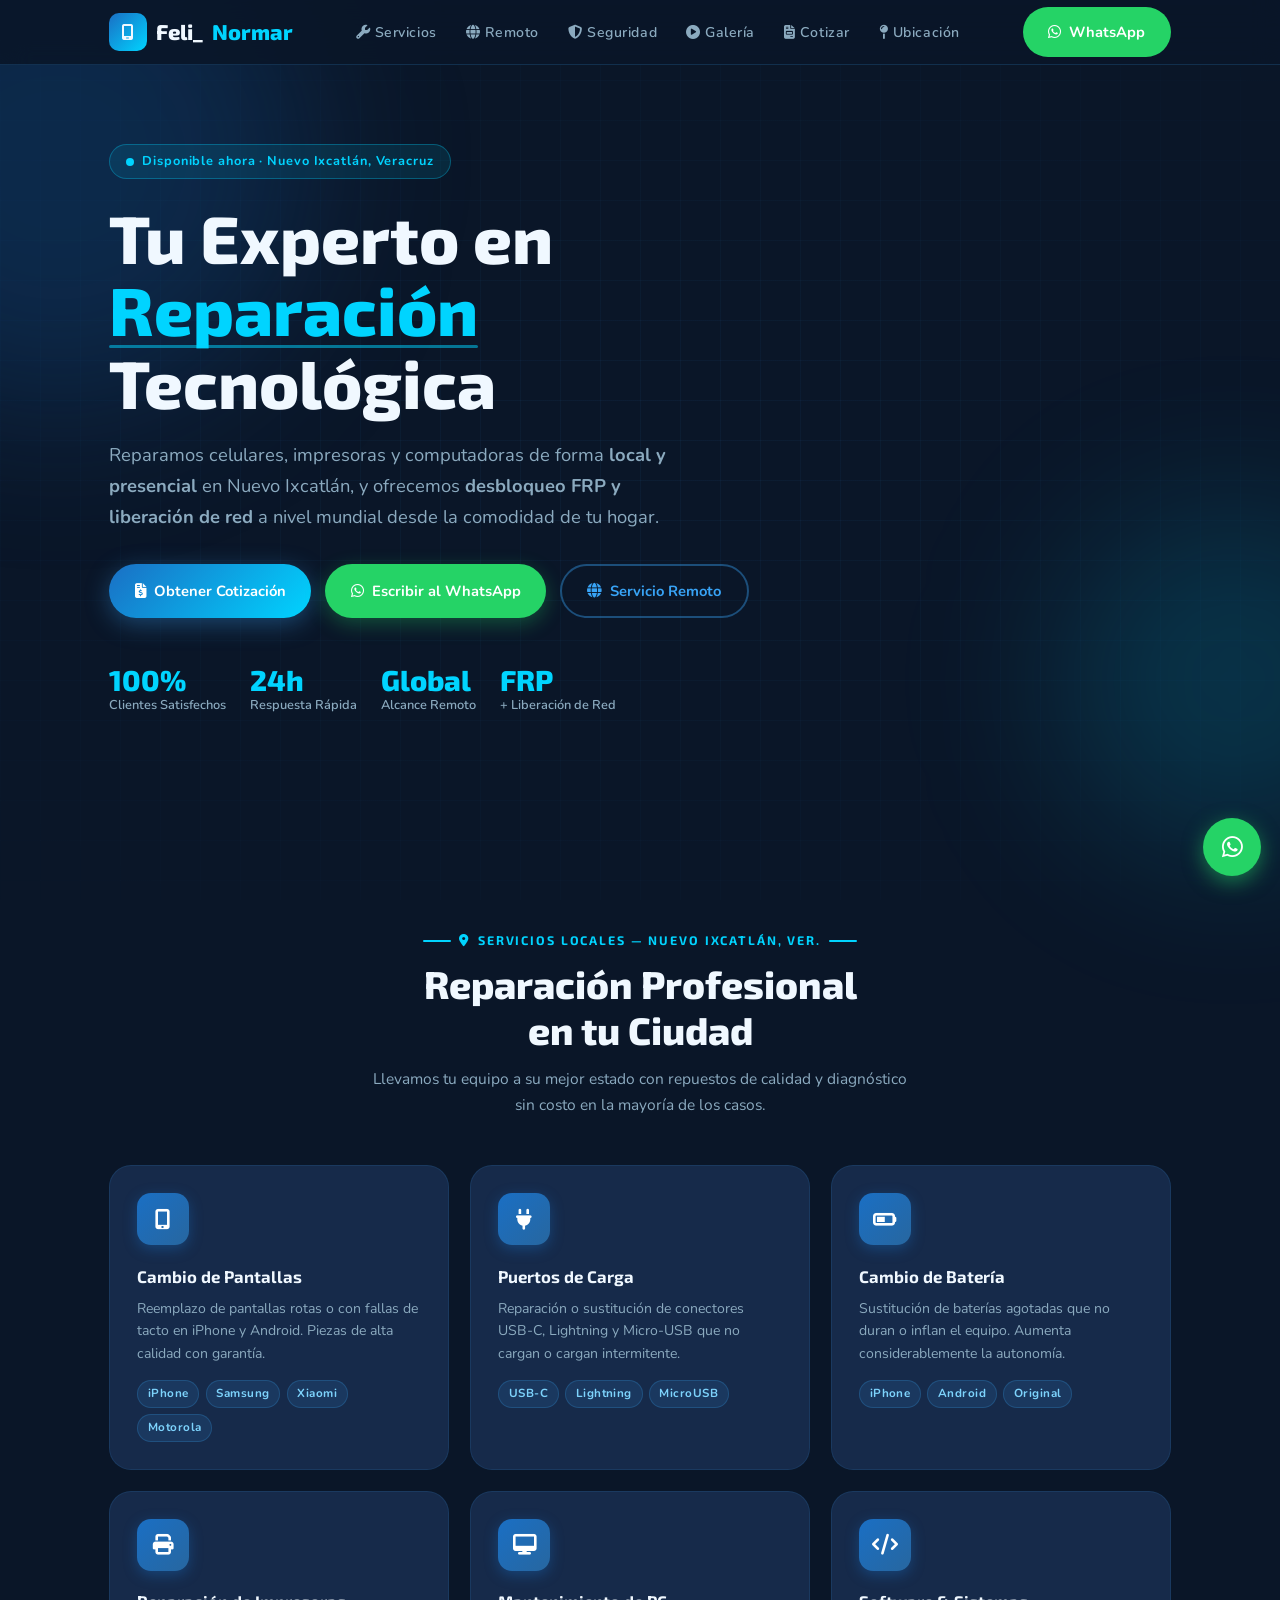
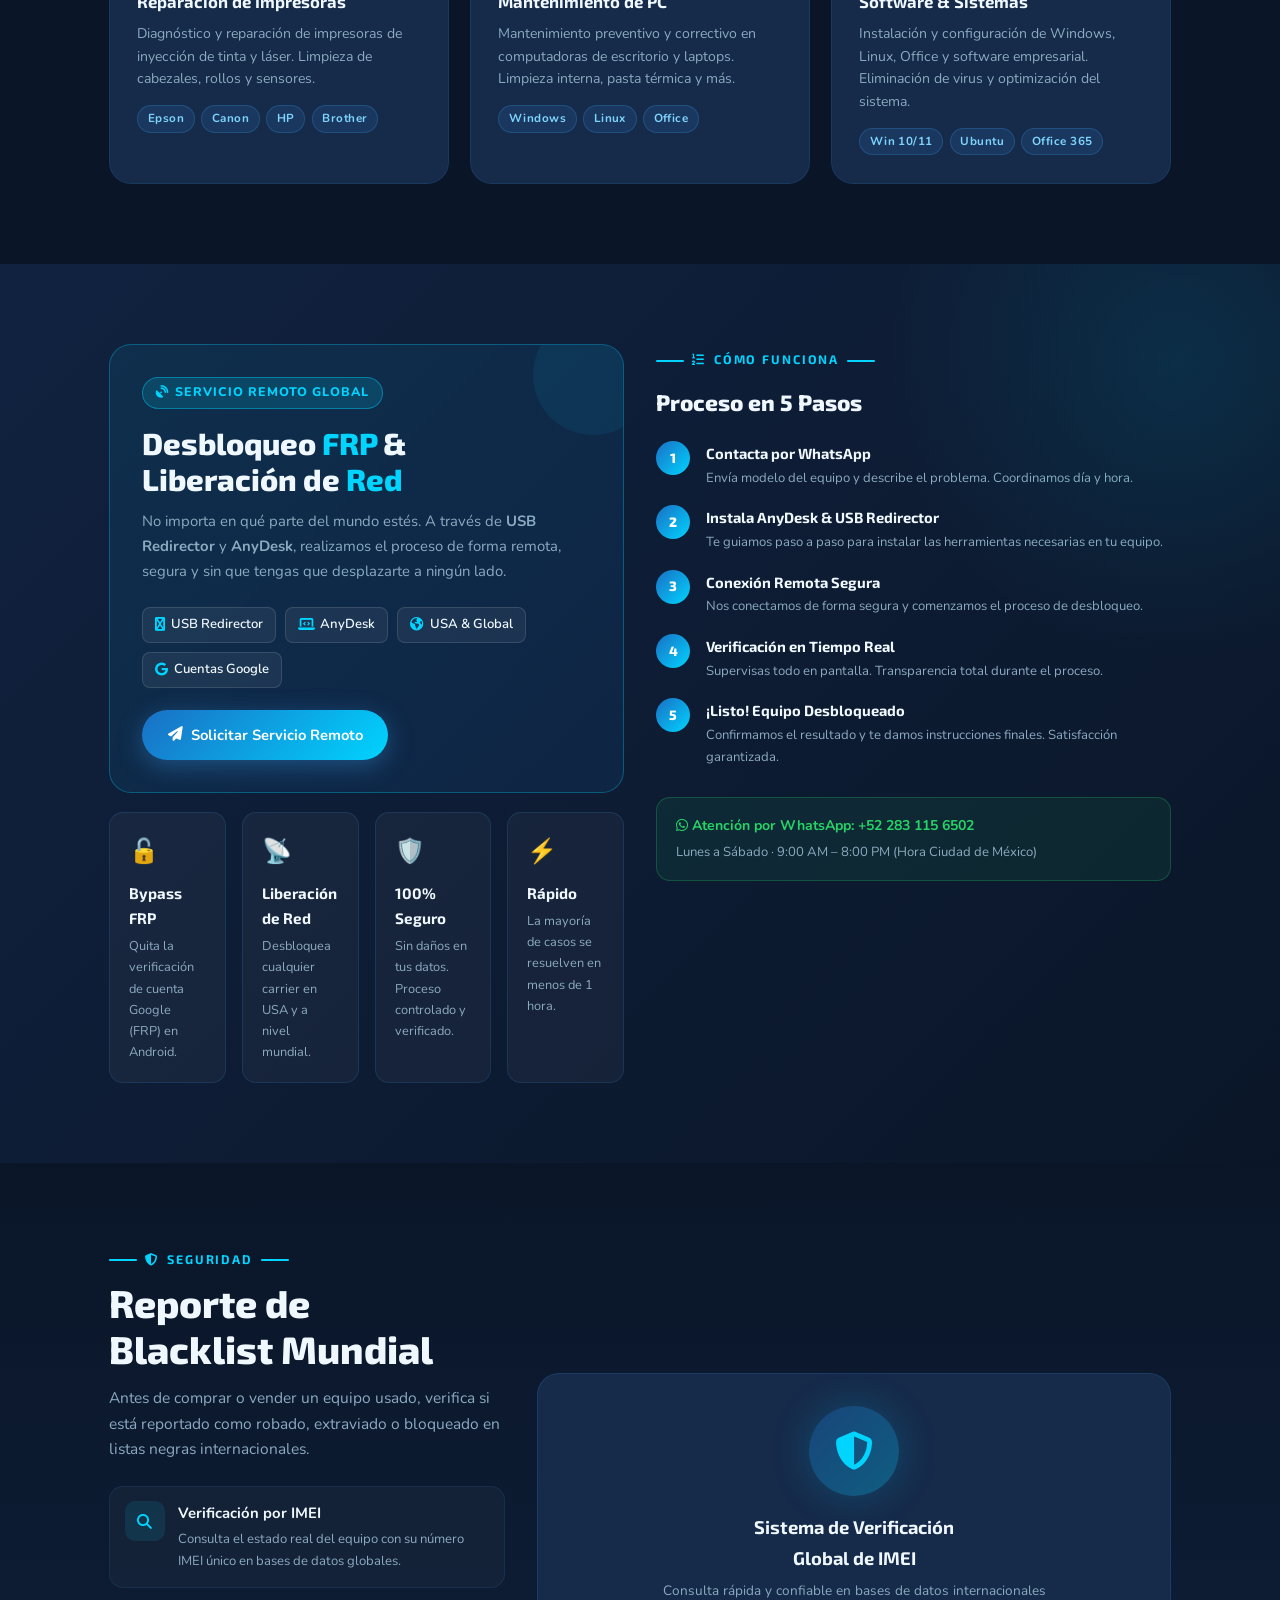
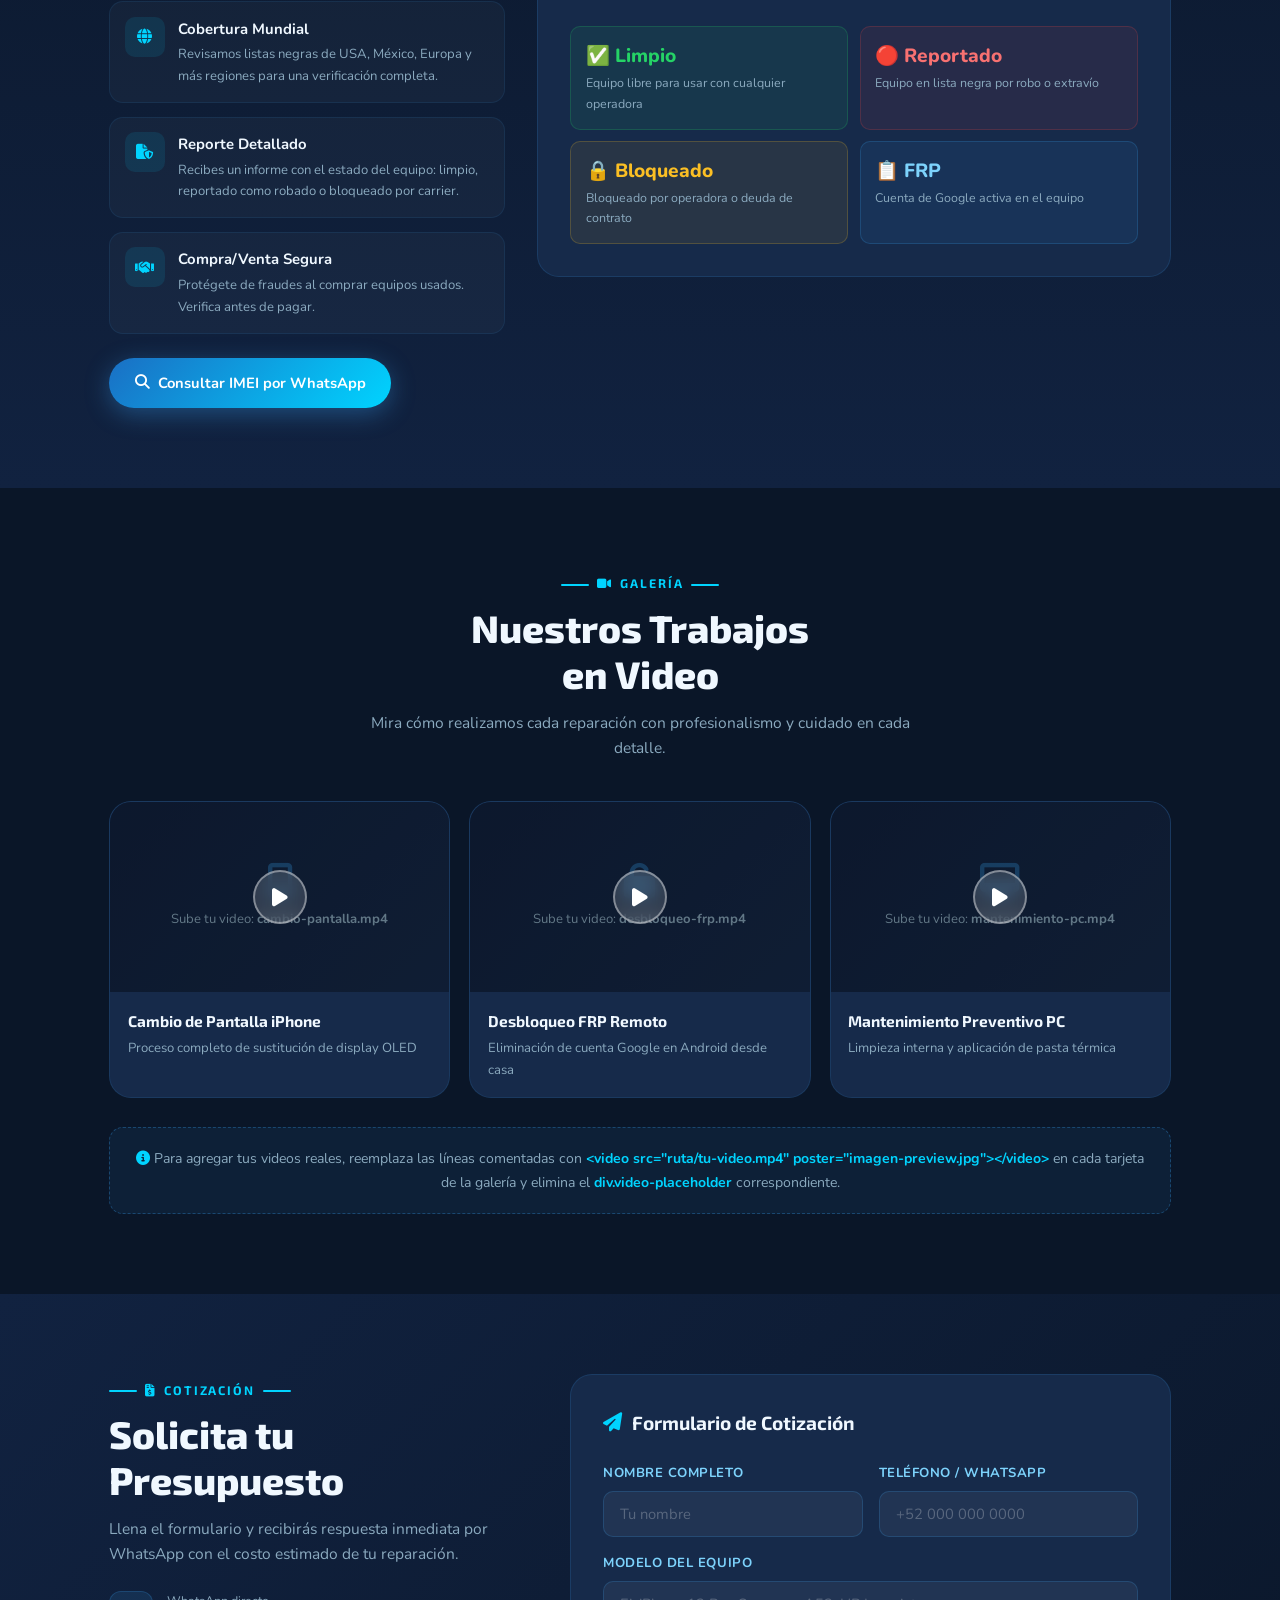
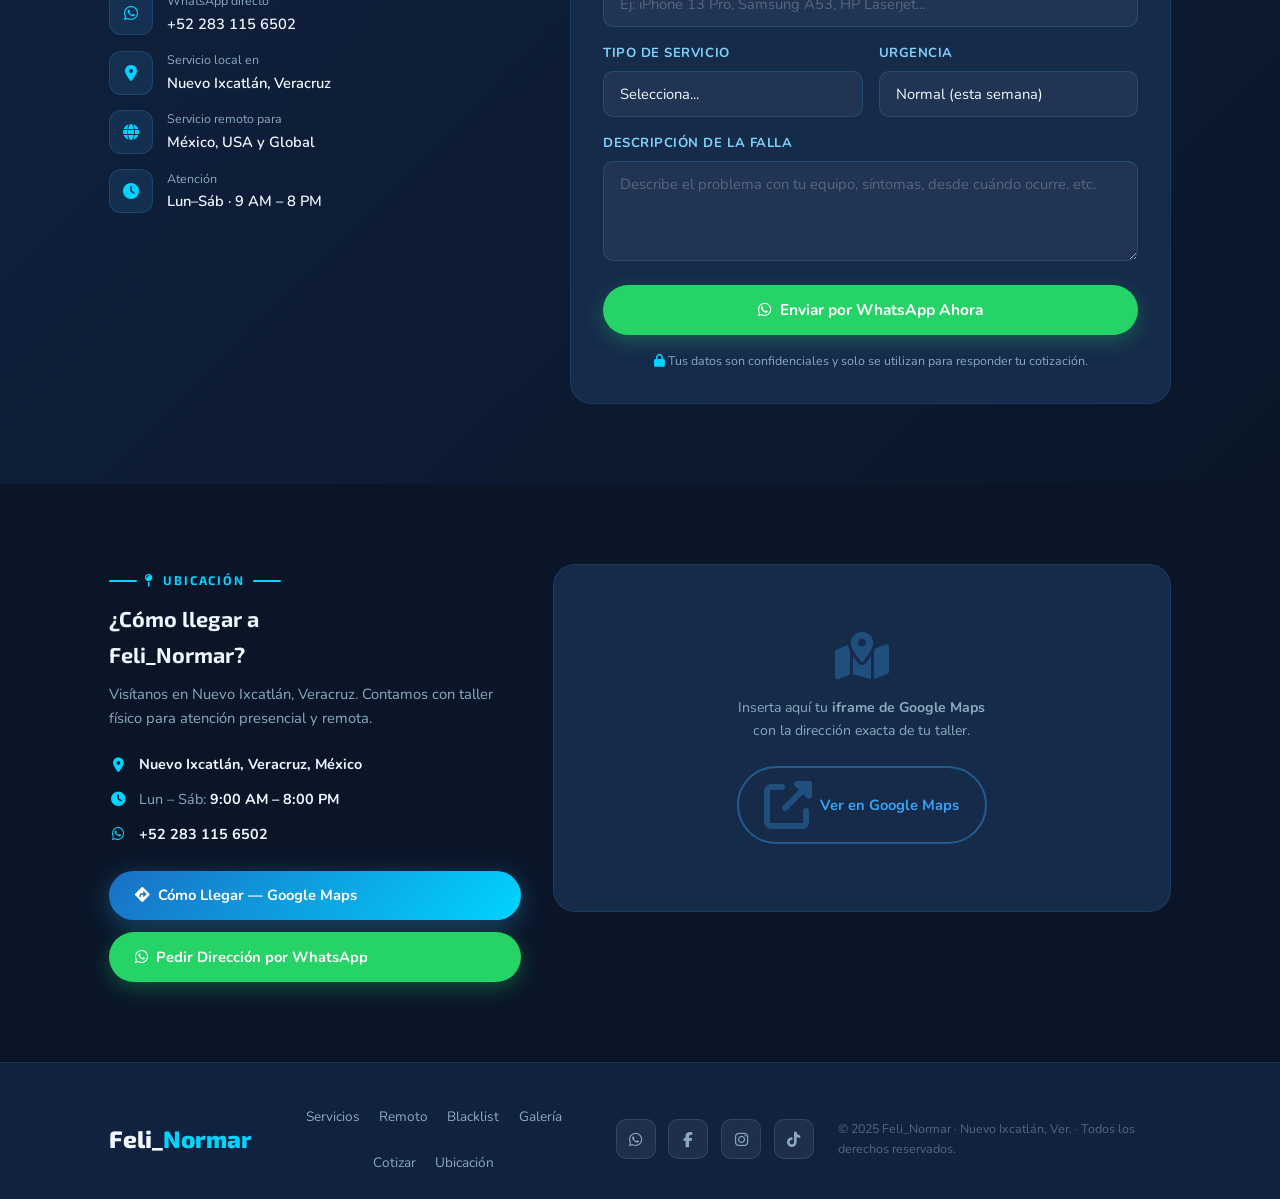
<file: pages/feli_normar.html>
<!DOCTYPE html>
<html lang="es">
<head>
  <meta charset="UTF-8" />
  <meta name="viewport" content="width=device-width, initial-scale=1.0" />
  <meta name="description" content="Feli_Normar – Reparación de celulares, PC e impresoras en Nuevo Ixcatlán, Veracruz. Desbloqueo FRP y liberación de red a nivel global." />
  <title>Feli_Normar | Reparación & Servicios Tecnológicos</title>

  <!-- Google Fonts -->
  <link rel="preconnect" href="https://fonts.googleapis.com" />
  <link rel="preconnect" href="https://fonts.gstatic.com" crossorigin />
  <link href="https://fonts.googleapis.com/css2?family=Exo+2:wght@300;400;600;700;800&family=Nunito:wght@300;400;600;700&display=swap" rel="stylesheet" />

  <!-- FontAwesome -->
  <link rel="stylesheet" href="https://cdnjs.cloudflare.com/ajax/libs/font-awesome/6.5.0/css/all.min.css" />

  <!-- EmailJS (descomenta cuando tengas tu cuenta) -->
  <!-- <script src="https://cdn.jsdelivr.net/npm/@emailjs/browser@4/dist/email.min.js"></script> -->

  <style>
    /* ============================================================
       CSS VARIABLES & RESET
    ============================================================ */
    :root {
      --navy:        #0a1628;
      --navy-mid:    #112240;
      --navy-card:   #162a4a;
      --blue:        #1a6fc4;
      --blue-light:  #38a3f5;
      --sky:         #7dd3fc;
      --white:       #f0f8ff;
      --gray:        #8baabf;
      --accent:      #00d4ff;
      --green:       #25d366;
      --radius:      14px;
      --radius-lg:   22px;
      --shadow:      0 8px 32px rgba(0,0,0,.45);
      --shadow-glow: 0 0 24px rgba(56,163,245,.35);
      --font-head:   'Exo 2', sans-serif;
      --font-body:   'Nunito', sans-serif;
      --transition:  .3s cubic-bezier(.4,0,.2,1);
    }

    *, *::before, *::after { box-sizing: border-box; margin: 0; padding: 0; }

    html { scroll-behavior: smooth; font-size: 16px; }

    body {
      background: var(--navy);
      color: var(--white);
      font-family: var(--font-body);
      line-height: 1.65;
      overflow-x: hidden;
    }

    img, video { max-width: 100%; display: block; }
    a { text-decoration: none; color: inherit; }
    ul { list-style: none; }

    /* ============================================================
       SCROLLBAR
    ============================================================ */
    ::-webkit-scrollbar { width: 6px; }
    ::-webkit-scrollbar-track { background: var(--navy); }
    ::-webkit-scrollbar-thumb { background: var(--blue); border-radius: 4px; }

    /* ============================================================
       UTILITIES
    ============================================================ */
    .container { width: 100%; max-width: 1100px; margin: 0 auto; padding: 0 1.2rem; }

    .section-label {
      display: inline-flex; align-items: center; gap: .5rem;
      font-family: var(--font-head);
      font-size: .78rem; font-weight: 700; letter-spacing: .15em;
      text-transform: uppercase; color: var(--accent);
      margin-bottom: .6rem;
    }
    .section-label::before,
    .section-label::after {
      content: ''; display: block; width: 28px; height: 2px;
      background: var(--accent); border-radius: 2px;
    }

    .section-title {
      font-family: var(--font-head);
      font-size: clamp(1.6rem, 5vw, 2.4rem);
      font-weight: 800; line-height: 1.2;
      color: var(--white); margin-bottom: .8rem;
    }

    .section-sub {
      font-size: .97rem; color: var(--gray);
      max-width: 540px;
    }

    section { padding: 5rem 0; }

    /* ============================================================
       FLOATING PARTICLES BACKGROUND
    ============================================================ */
    #particles-bg {
      position: fixed; inset: 0;
      pointer-events: none; z-index: 0;
      overflow: hidden;
    }
    .particle {
      position: absolute; border-radius: 50%;
      background: radial-gradient(circle, var(--accent) 0%, transparent 70%);
      opacity: 0; animation: float linear infinite;
    }

    @keyframes float {
      0%   { transform: translateY(110vh) scale(0); opacity: 0; }
      10%  { opacity: .18; }
      90%  { opacity: .08; }
      100% { transform: translateY(-10vh) scale(1.2); opacity: 0; }
    }

    /* ============================================================
       NAVBAR
    ============================================================ */
    #navbar {
      position: fixed; top: 0; left: 0; right: 0; z-index: 1000;
      background: rgba(10,22,40,.88);
      backdrop-filter: blur(14px);
      border-bottom: 1px solid rgba(56,163,245,.18);
      transition: var(--transition);
    }
    #navbar.scrolled { box-shadow: 0 4px 24px rgba(0,0,0,.5); }

    .nav-inner {
      display: flex; align-items: center; justify-content: space-between;
      height: 64px;
    }

    .nav-logo {
      display: flex; align-items: center; gap: .55rem;
      font-family: var(--font-head); font-size: 1.35rem; font-weight: 800;
      color: var(--white);
    }
    .nav-logo span { color: var(--accent); }
    .nav-logo .logo-icon {
      width: 38px; height: 38px; border-radius: 10px;
      background: linear-gradient(135deg, var(--blue), var(--accent));
      display: grid; place-items: center; font-size: 1rem;
    }

    .nav-links {
      display: none; gap: 1.8rem; align-items: center;
    }
    .nav-links a {
      font-size: .88rem; font-weight: 600; color: var(--gray);
      transition: color var(--transition); letter-spacing: .04em;
    }
    .nav-links a:hover { color: var(--accent); }

    .nav-cta {
      display: none;
      padding: .5rem 1.2rem; border-radius: 50px;
      background: var(--green); color: #fff;
      font-weight: 700; font-size: .85rem;
      transition: var(--transition); align-items: center; gap: .4rem;
    }
    .nav-cta:hover { transform: translateY(-2px); box-shadow: 0 6px 20px rgba(37,211,102,.4); }

    .hamburger {
      cursor: pointer; width: 36px; height: 36px;
      display: flex; flex-direction: column; justify-content: center; gap: 5px;
      padding: 4px;
    }
    .hamburger span {
      display: block; height: 2px; border-radius: 2px;
      background: var(--white); transition: var(--transition);
    }
    .hamburger.open span:nth-child(1) { transform: translateY(7px) rotate(45deg); }
    .hamburger.open span:nth-child(2) { opacity: 0; }
    .hamburger.open span:nth-child(3) { transform: translateY(-7px) rotate(-45deg); }

    /* Mobile menu */
    #mobile-menu {
      position: fixed; top: 64px; left: 0; right: 0; z-index: 999;
      background: rgba(10,22,40,.97); backdrop-filter: blur(20px);
      padding: 1.5rem 1.2rem 2rem;
      transform: translateY(-110%); transition: transform .35s cubic-bezier(.4,0,.2,1);
      border-bottom: 1px solid rgba(56,163,245,.15);
    }
    #mobile-menu.open { transform: translateY(0); }
    #mobile-menu a {
      display: flex; align-items: center; gap: .75rem;
      padding: .85rem 0; border-bottom: 1px solid rgba(255,255,255,.07);
      color: var(--gray); font-weight: 600; font-size: .95rem;
    }
    #mobile-menu a:hover, #mobile-menu a:last-child { border: none; color: var(--accent); }
    #mobile-menu .menu-wa {
      margin-top: 1.2rem;
      display: flex; align-items: center; justify-content: center; gap: .5rem;
      padding: .85rem; border-radius: 50px;
      background: var(--green); color: #fff; font-weight: 700;
    }

    /* ============================================================
       HERO
    ============================================================ */
    #hero {
      position: relative; min-height: 100vh;
      display: flex; align-items: center;
      padding-top: 80px; overflow: hidden;
    }

    .hero-grid {
      position: absolute; inset: 0; z-index: 0;
      background-image:
        linear-gradient(rgba(56,163,245,.06) 1px, transparent 1px),
        linear-gradient(90deg, rgba(56,163,245,.06) 1px, transparent 1px);
      background-size: 40px 40px;
      mask-image: radial-gradient(ellipse 80% 70% at 50% 50%, black, transparent);
    }

    .hero-glow {
      position: absolute; border-radius: 50%; filter: blur(80px);
      z-index: 0; pointer-events: none;
    }
    .glow-1 { width: 500px; height: 500px; top: -10%; left: -15%; background: rgba(26,111,196,.22); }
    .glow-2 { width: 350px; height: 350px; bottom: 5%; right: -10%; background: rgba(0,212,255,.15); }

    .hero-content {
      position: relative; z-index: 1;
      padding: 4rem 0 3rem;
    }

    .hero-badge {
      display: inline-flex; align-items: center; gap: .5rem;
      background: rgba(0,212,255,.1); border: 1px solid rgba(0,212,255,.3);
      border-radius: 50px; padding: .38rem 1rem;
      font-size: .8rem; font-weight: 700; color: var(--accent);
      letter-spacing: .07em; margin-bottom: 1.4rem;
      animation: fadeInDown .7s ease both;
    }
    .hero-badge .dot {
      width: 8px; height: 8px; border-radius: 50%;
      background: var(--accent); animation: blink 1.5s infinite;
    }
    @keyframes blink { 0%,100%{opacity:1} 50%{opacity:.2} }

    .hero-title {
      font-family: var(--font-head);
      font-size: clamp(2.2rem, 8vw, 4.2rem);
      font-weight: 800; line-height: 1.08; color: var(--white);
      animation: fadeInUp .7s .1s ease both;
    }
    .hero-title .accent { color: var(--accent); position: relative; }
    .hero-title .accent::after {
      content: ''; position: absolute; bottom: 2px; left: 0; right: 0;
      height: 3px; background: var(--accent); border-radius: 2px;
      opacity: .5;
    }

    .hero-subtitle {
      font-size: clamp(.95rem, 3vw, 1.15rem);
      color: var(--gray); margin: 1.2rem 0 2rem;
      max-width: 560px; line-height: 1.7;
      animation: fadeInUp .7s .2s ease both;
    }

    .hero-actions {
      display: flex; flex-wrap: wrap; gap: .85rem;
      animation: fadeInUp .7s .3s ease both;
    }

    .btn {
      display: inline-flex; align-items: center; gap: .5rem;
      padding: .8rem 1.6rem; border-radius: 50px;
      font-weight: 700; font-size: .92rem;
      transition: all var(--transition); border: none; cursor: pointer;
      white-space: nowrap;
    }
    .btn-primary {
      background: linear-gradient(135deg, var(--blue), var(--accent));
      color: #fff; box-shadow: 0 6px 24px rgba(56,163,245,.35);
    }
    .btn-primary:hover { transform: translateY(-3px); box-shadow: 0 10px 30px rgba(56,163,245,.5); }

    .btn-wa {
      background: var(--green); color: #fff;
      box-shadow: 0 6px 20px rgba(37,211,102,.3);
    }
    .btn-wa:hover { transform: translateY(-3px); box-shadow: 0 10px 28px rgba(37,211,102,.5); }

    .btn-outline {
      background: transparent;
      border: 2px solid rgba(56,163,245,.4); color: var(--blue-light);
    }
    .btn-outline:hover { background: rgba(56,163,245,.1); border-color: var(--blue-light); }

    .hero-stats {
      display: flex; flex-wrap: wrap; gap: 1.5rem;
      margin-top: 3rem;
      animation: fadeInUp .7s .4s ease both;
    }
    .stat {
      display: flex; flex-direction: column;
    }
    .stat-num {
      font-family: var(--font-head); font-size: 1.8rem; font-weight: 800;
      color: var(--accent); line-height: 1;
    }
    .stat-label { font-size: .8rem; color: var(--gray); font-weight: 600; }

    /* ============================================================
       ANIMATIONS
    ============================================================ */
    @keyframes fadeInUp {
      from { opacity: 0; transform: translateY(24px); }
      to   { opacity: 1; transform: translateY(0); }
    }
    @keyframes fadeInDown {
      from { opacity: 0; transform: translateY(-16px); }
      to   { opacity: 1; transform: translateY(0); }
    }

    .reveal {
      opacity: 0; transform: translateY(30px);
      transition: opacity .65s ease, transform .65s ease;
    }
    .reveal.visible { opacity: 1; transform: none; }

    /* ============================================================
       CARDS
    ============================================================ */
    .card {
      background: var(--navy-card);
      border: 1px solid rgba(56,163,245,.12);
      border-radius: var(--radius-lg);
      padding: 1.8rem;
      transition: all var(--transition);
    }
    .card:hover {
      border-color: rgba(56,163,245,.35);
      box-shadow: var(--shadow-glow);
      transform: translateY(-4px);
    }

    /* ============================================================
       SERVICES
    ============================================================ */
    #servicios .header-wrap { text-align: center; margin-bottom: 3rem; }
    #servicios .header-wrap .section-label { justify-content: center; }
    #servicios .header-wrap .section-sub { margin: 0 auto; }

    .services-grid {
      display: grid;
      grid-template-columns: repeat(auto-fill, minmax(270px, 1fr));
      gap: 1.3rem;
    }

    .service-card {
      background: var(--navy-card);
      border: 1px solid rgba(56,163,245,.12);
      border-radius: var(--radius-lg);
      padding: 1.7rem;
      transition: all var(--transition);
      position: relative; overflow: hidden;
    }
    .service-card::before {
      content: ''; position: absolute; inset: 0;
      background: linear-gradient(135deg, rgba(56,163,245,.05), transparent);
      opacity: 0; transition: opacity var(--transition);
    }
    .service-card:hover::before { opacity: 1; }
    .service-card:hover {
      border-color: rgba(56,163,245,.38);
      box-shadow: var(--shadow-glow);
      transform: translateY(-5px);
    }

    .svc-icon {
      width: 52px; height: 52px; border-radius: 14px;
      background: linear-gradient(135deg, var(--blue), rgba(56,163,245,.5));
      display: grid; place-items: center;
      font-size: 1.3rem; color: #fff; margin-bottom: 1.1rem;
      box-shadow: 0 4px 14px rgba(26,111,196,.4);
    }

    .svc-title {
      font-family: var(--font-head); font-size: 1.05rem; font-weight: 700;
      color: var(--white); margin-bottom: .45rem;
    }
    .svc-desc { font-size: .88rem; color: var(--gray); line-height: 1.6; }

    .svc-tags { display: flex; flex-wrap: wrap; gap: .4rem; margin-top: .9rem; }
    .tag {
      background: rgba(56,163,245,.12); border: 1px solid rgba(56,163,245,.22);
      color: var(--sky); font-size: .73rem; font-weight: 700;
      padding: .2rem .6rem; border-radius: 50px; letter-spacing: .04em;
    }

    /* ============================================================
       REMOTE SECTION
    ============================================================ */
    #remoto {
      background: linear-gradient(135deg, var(--navy-mid) 0%, var(--navy) 100%);
      position: relative; overflow: hidden;
    }
    #remoto::before {
      content: ''; position: absolute;
      width: 600px; height: 600px; border-radius: 50%;
      background: radial-gradient(circle, rgba(0,212,255,.1) 0%, transparent 70%);
      top: -200px; right: -200px; pointer-events: none;
    }

    .remote-grid {
      display: grid; gap: 2rem;
    }

    .remote-highlight {
      background: linear-gradient(135deg, rgba(0,212,255,.08), rgba(26,111,196,.12));
      border: 1px solid rgba(0,212,255,.3);
      border-radius: var(--radius-lg); padding: 2rem;
      position: relative; overflow: hidden;
    }
    .remote-highlight::before {
      content: ''; position: absolute;
      top: -30px; right: -30px; width: 120px; height: 120px;
      border-radius: 50%; background: rgba(0,212,255,.07);
    }

    .remote-badge {
      display: inline-flex; align-items: center; gap: .4rem;
      background: rgba(0,212,255,.15); border: 1px solid rgba(0,212,255,.4);
      color: var(--accent); font-size: .78rem; font-weight: 800;
      padding: .3rem .8rem; border-radius: 50px;
      text-transform: uppercase; letter-spacing: .08em; margin-bottom: 1rem;
    }

    .remote-title {
      font-family: var(--font-head); font-size: clamp(1.3rem, 4vw, 1.9rem);
      font-weight: 800; line-height: 1.2; color: var(--white); margin-bottom: .7rem;
    }
    .remote-title span { color: var(--accent); }

    .remote-desc { color: var(--gray); font-size: .93rem; line-height: 1.7; margin-bottom: 1.4rem; }

    .tools-list {
      display: flex; flex-wrap: wrap; gap: .55rem; margin-bottom: 1.4rem;
    }
    .tool-chip {
      display: flex; align-items: center; gap: .35rem;
      background: rgba(255,255,255,.06); border: 1px solid rgba(255,255,255,.12);
      border-radius: 8px; padding: .38rem .75rem;
      font-size: .82rem; font-weight: 600; color: var(--white);
    }
    .tool-chip i { color: var(--accent); font-size: .85rem; }

    .remote-cards-grid {
      display: grid; grid-template-columns: 1fr 1fr; gap: 1rem;
    }

    .remote-mini-card {
      background: rgba(255,255,255,.04); border: 1px solid rgba(56,163,245,.14);
      border-radius: var(--radius); padding: 1.2rem;
      transition: all var(--transition);
    }
    .remote-mini-card:hover { border-color: rgba(0,212,255,.4); background: rgba(0,212,255,.05); }
    .remote-mini-card .rmc-icon { font-size: 1.5rem; margin-bottom: .6rem; }
    .remote-mini-card h4 {
      font-family: var(--font-head); font-size: .95rem;
      font-weight: 700; color: var(--white); margin-bottom: .3rem;
    }
    .remote-mini-card p { font-size: .8rem; color: var(--gray); }

    .process-steps {
      display: flex; flex-direction: column; gap: 1rem;
    }
    .step {
      display: flex; align-items: flex-start; gap: 1rem;
    }
    .step-num {
      flex-shrink: 0; width: 34px; height: 34px; border-radius: 50%;
      background: linear-gradient(135deg, var(--blue), var(--accent));
      display: grid; place-items: center;
      font-family: var(--font-head); font-weight: 800; font-size: .85rem; color: #fff;
    }
    .step-info h4 {
      font-family: var(--font-head); font-size: .92rem; font-weight: 700;
      color: var(--white); margin-bottom: .15rem;
    }
    .step-info p { font-size: .82rem; color: var(--gray); }

    /* ============================================================
       SECURITY / BLACKLIST
    ============================================================ */
    #seguridad {
      background: linear-gradient(180deg, var(--navy) 0%, var(--navy-mid) 100%);
    }

    .security-wrap {
      display: grid; gap: 2rem; align-items: center;
    }

    .security-visual {
      background: var(--navy-card);
      border: 1px solid rgba(56,163,245,.15);
      border-radius: var(--radius-lg); padding: 2rem;
      text-align: center;
    }
    .shield-icon {
      width: 90px; height: 90px; border-radius: 50%;
      background: linear-gradient(135deg, rgba(26,111,196,.4), rgba(0,212,255,.3));
      display: grid; place-items: center; margin: 0 auto 1rem;
      font-size: 2.4rem; color: var(--accent);
      box-shadow: 0 0 40px rgba(0,212,255,.2);
      animation: pulse-shield 2.5s ease-in-out infinite;
    }
    @keyframes pulse-shield {
      0%,100% { box-shadow: 0 0 30px rgba(0,212,255,.2); }
      50%      { box-shadow: 0 0 60px rgba(0,212,255,.45); }
    }
    .security-visual h3 {
      font-family: var(--font-head); font-size: 1.15rem; font-weight: 700;
      color: var(--white); margin-bottom: .4rem;
    }
    .security-visual p { font-size: .85rem; color: var(--gray); }

    .bl-feature {
      display: flex; align-items: flex-start; gap: .85rem;
      padding: .9rem; border-radius: var(--radius);
      border: 1px solid rgba(56,163,245,.1);
      background: rgba(255,255,255,.03);
      transition: all var(--transition);
    }
    .bl-feature:hover { border-color: rgba(0,212,255,.3); background: rgba(0,212,255,.05); }
    .bl-icon {
      flex-shrink: 0; width: 40px; height: 40px; border-radius: 10px;
      background: rgba(0,212,255,.1); display: grid; place-items: center;
      color: var(--accent); font-size: .95rem;
    }
    .bl-feature h4 { font-size: .93rem; font-weight: 700; color: var(--white); margin-bottom: .2rem; }
    .bl-feature p { font-size: .82rem; color: var(--gray); }

    /* ============================================================
       GALLERY
    ============================================================ */
    #galeria .header-wrap { text-align: center; margin-bottom: 2.5rem; }

    .gallery-grid {
      display: grid;
      grid-template-columns: repeat(auto-fill, minmax(280px, 1fr));
      gap: 1.2rem;
    }

    .video-card {
      background: var(--navy-card);
      border: 1px solid rgba(56,163,245,.12);
      border-radius: var(--radius-lg); overflow: hidden;
      transition: all var(--transition);
      cursor: pointer;
    }
    .video-card:hover {
      border-color: rgba(56,163,245,.35); box-shadow: var(--shadow-glow);
      transform: translateY(-4px);
    }

    .video-wrap {
      position: relative; aspect-ratio: 16/9; background: var(--navy-mid);
      overflow: hidden;
    }
    .video-wrap video {
      width: 100%; height: 100%; object-fit: cover;
    }
    .video-placeholder {
      width: 100%; height: 100%;
      display: flex; flex-direction: column;
      align-items: center; justify-content: center; gap: .7rem;
      background: linear-gradient(135deg, var(--navy-mid), var(--navy-card));
    }
    .video-placeholder i { font-size: 2.2rem; color: rgba(56,163,245,.4); }
    .video-placeholder span { font-size: .82rem; color: var(--gray); text-align: center; padding: 0 .5rem; }
    .play-btn-overlay {
      position: absolute; inset: 0;
      display: flex; align-items: center; justify-content: center;
      background: rgba(0,0,0,.3);
      transition: background var(--transition);
    }
    .play-btn-overlay:hover { background: rgba(0,0,0,.5); }
    .play-circle {
      width: 54px; height: 54px; border-radius: 50%;
      background: rgba(255,255,255,.15); backdrop-filter: blur(8px);
      display: grid; place-items: center; font-size: 1.3rem; color: #fff;
      border: 2px solid rgba(255,255,255,.4);
      transition: all var(--transition);
    }
    .play-btn-overlay:hover .play-circle { background: var(--accent); border-color: var(--accent); }

    .video-meta { padding: 1rem 1.1rem; }
    .video-meta h4 {
      font-family: var(--font-head); font-size: .97rem; font-weight: 700;
      color: var(--white); margin-bottom: .25rem;
    }
    .video-meta p { font-size: .82rem; color: var(--gray); }

    .gallery-note {
      margin-top: 1.8rem; text-align: center;
      background: rgba(56,163,245,.07); border: 1px dashed rgba(56,163,245,.3);
      border-radius: var(--radius); padding: 1.2rem;
    }
    .gallery-note p { font-size: .88rem; color: var(--gray); }
    .gallery-note strong { color: var(--accent); }

    /* ============================================================
       COTIZACIÓN FORM
    ============================================================ */
    #cotizacion {
      background: linear-gradient(135deg, var(--navy-mid), var(--navy));
    }

    .form-wrap {
      display: grid; gap: 2rem;
    }

    .form-info .section-sub { margin-bottom: 1.5rem; }

    .contact-items { display: flex; flex-direction: column; gap: .9rem; margin-top: 1.2rem; }
    .contact-item {
      display: flex; align-items: center; gap: .85rem;
    }
    .ci-icon {
      width: 44px; height: 44px; border-radius: 12px; flex-shrink: 0;
      background: rgba(56,163,245,.12); border: 1px solid rgba(56,163,245,.2);
      display: grid; place-items: center; color: var(--accent); font-size: 1rem;
    }
    .ci-label { font-size: .78rem; color: var(--gray); }
    .ci-value { font-size: .92rem; font-weight: 600; color: var(--white); }

    .form-card {
      background: var(--navy-card);
      border: 1px solid rgba(56,163,245,.15);
      border-radius: var(--radius-lg); padding: 2rem;
    }
    .form-card h3 {
      font-family: var(--font-head); font-size: 1.2rem; font-weight: 700;
      color: var(--white); margin-bottom: 1.5rem;
      display: flex; align-items: center; gap: .6rem;
    }
    .form-card h3 i { color: var(--accent); }

    .form-row { display: grid; gap: 1rem; margin-bottom: 1rem; }
    .form-row.cols-2 { grid-template-columns: 1fr 1fr; }

    .form-group { display: flex; flex-direction: column; gap: .4rem; }
    .form-group label {
      font-size: .82rem; font-weight: 700; color: var(--sky);
      letter-spacing: .04em; text-transform: uppercase;
    }
    .form-group input,
    .form-group select,
    .form-group textarea {
      background: rgba(255,255,255,.05);
      border: 1px solid rgba(56,163,245,.2);
      border-radius: 10px; padding: .75rem 1rem;
      color: var(--white); font-family: var(--font-body); font-size: .92rem;
      transition: all var(--transition); outline: none;
      -webkit-appearance: none;
    }
    .form-group select { cursor: pointer; }
    .form-group input:focus,
    .form-group select:focus,
    .form-group textarea:focus {
      border-color: var(--accent); background: rgba(0,212,255,.05);
      box-shadow: 0 0 0 3px rgba(0,212,255,.12);
    }
    .form-group input::placeholder,
    .form-group textarea::placeholder { color: rgba(255,255,255,.25); }
    .form-group textarea { resize: vertical; min-height: 100px; }
    .form-group select option { background: var(--navy-card); color: var(--white); }

    .form-actions { display: flex; flex-wrap: wrap; gap: .8rem; margin-top: 1.5rem; }
    .btn-submit {
      flex: 1; min-width: 200px;
      padding: .9rem 1.8rem; border-radius: 50px;
      background: var(--green); color: #fff;
      font-family: var(--font-body); font-size: .97rem; font-weight: 700;
      cursor: pointer; border: none;
      display: flex; align-items: center; justify-content: center; gap: .55rem;
      transition: all var(--transition); box-shadow: 0 6px 20px rgba(37,211,102,.3);
    }
    .btn-submit:hover { transform: translateY(-3px); box-shadow: 0 10px 28px rgba(37,211,102,.5); }
    .btn-submit:active { transform: scale(.97); }

    #form-status {
      margin-top: .8rem; padding: .75rem 1rem; border-radius: 10px;
      font-size: .88rem; font-weight: 600; display: none;
    }
    #form-status.success { background: rgba(37,211,102,.15); border: 1px solid rgba(37,211,102,.3); color: #25d366; }
    #form-status.error   { background: rgba(239,68,68,.12); border: 1px solid rgba(239,68,68,.25); color: #f87171; }

    /* ============================================================
       MAP
    ============================================================ */
    #ubicacion { background: var(--navy); }

    .map-wrap {
      display: grid; gap: 2rem;
    }

    .map-info h3 {
      font-family: var(--font-head); font-size: 1.35rem; font-weight: 700;
      color: var(--white); margin-bottom: .6rem;
    }
    .map-info p { color: var(--gray); font-size: .92rem; margin-bottom: 1.4rem; }

    .map-details { display: flex; flex-direction: column; gap: .7rem; margin-bottom: 1.5rem; }
    .map-detail-item {
      display: flex; align-items: center; gap: .75rem;
      font-size: .9rem; color: var(--gray);
    }
    .map-detail-item i { color: var(--accent); width: 18px; text-align: center; }
    .map-detail-item strong { color: var(--white); }

    .map-embed {
      border-radius: var(--radius-lg); overflow: hidden;
      border: 1px solid rgba(56,163,245,.15);
      background: var(--navy-card);
      aspect-ratio: 16/9; min-height: 280px;
      display: flex; align-items: center; justify-content: center;
    }
    .map-embed iframe { width: 100%; height: 100%; border: none; display: block; }
    .map-placeholder {
      display: flex; flex-direction: column;
      align-items: center; justify-content: center; gap: 1rem;
      padding: 2rem; text-align: center;
    }
    .map-placeholder i { font-size: 3rem; color: rgba(56,163,245,.3); }
    .map-placeholder p { color: var(--gray); font-size: .88rem; max-width: 260px; }

    /* ============================================================
       FOOTER
    ============================================================ */
    footer {
      background: var(--navy-mid);
      border-top: 1px solid rgba(56,163,245,.1);
      padding: 2.5rem 0 1.5rem;
    }

    .footer-inner {
      display: flex; flex-direction: column; align-items: center;
      gap: 1.5rem; text-align: center;
    }

    .footer-logo {
      font-family: var(--font-head); font-size: 1.5rem; font-weight: 800; color: var(--white);
    }
    .footer-logo span { color: var(--accent); }

    .footer-links {
      display: flex; flex-wrap: wrap; justify-content: center; gap: 1.2rem;
    }
    .footer-links a { font-size: .85rem; color: var(--gray); transition: color var(--transition); }
    .footer-links a:hover { color: var(--accent); }

    .footer-social { display: flex; gap: .8rem; }
    .social-btn {
      width: 40px; height: 40px; border-radius: 10px;
      background: rgba(255,255,255,.06); border: 1px solid rgba(255,255,255,.1);
      display: grid; place-items: center; color: var(--gray);
      font-size: .95rem; transition: all var(--transition);
    }
    .social-btn:hover { background: var(--blue); border-color: var(--blue); color: #fff; transform: translateY(-3px); }

    .footer-copy { font-size: .78rem; color: rgba(255,255,255,.3); }

    /* ============================================================
       WHATSAPP FAB
    ============================================================ */
    #wa-fab {
      position: fixed; bottom: 1.5rem; right: 1.2rem; z-index: 900;
      width: 58px; height: 58px; border-radius: 50%;
      background: var(--green); color: #fff;
      display: grid; place-items: center; font-size: 1.5rem;
      box-shadow: 0 6px 20px rgba(37,211,102,.5);
      transition: all var(--transition);
      animation: bounceIn .7s 1s cubic-bezier(.36,.07,.19,.97) both;
    }
    #wa-fab:hover { transform: scale(1.12) translateY(-3px); box-shadow: 0 10px 30px rgba(37,211,102,.7); }
    @keyframes bounceIn {
      0%   { opacity:0; transform:scale(.3); }
      50%  { opacity:1; transform:scale(1.1); }
      100% { transform:scale(1); }
    }

    /* ============================================================
       RESPONSIVE – TABLET & DESKTOP
    ============================================================ */
    @media (min-width: 640px) {
      .remote-grid { grid-template-columns: 1fr 1fr; }
      .security-wrap { grid-template-columns: 1fr 1.6fr; }
      .form-wrap { grid-template-columns: 1fr 1.4fr; }
      .map-wrap { grid-template-columns: 1fr 1.5fr; }
      .form-row.cols-2 { grid-template-columns: 1fr 1fr; }
    }

    @media (min-width: 768px) {
      .nav-links { display: flex; }
      .nav-cta { display: flex; }
      .hamburger { display: none; }
      #mobile-menu { display: none !important; }
      .footer-inner { flex-direction: row; justify-content: space-between; text-align: left; }
    }

    @media (min-width: 1024px) {
      .remote-cards-grid { grid-template-columns: repeat(4, 1fr); }
    }

    @media (max-width: 480px) {
      .form-row.cols-2 { grid-template-columns: 1fr; }
      .hero-stats { gap: 1rem; }
      .remote-cards-grid { grid-template-columns: 1fr 1fr; }
    }
  </style>
</head>
<body>

<!-- ============================================================
     FLOATING PARTICLES
============================================================ -->
<div id="particles-bg" aria-hidden="true"></div>

<!-- ============================================================
     NAVBAR
============================================================ -->
<nav id="navbar">
  <div class="container">
    <div class="nav-inner">
      <a href="#inicio" class="nav-logo">
        <div class="logo-icon"><i class="fas fa-mobile-screen"></i></div>
        Feli_<span>Normar</span>
      </a>

      <ul class="nav-links">
        <li><a href="#servicios"><i class="fas fa-wrench"></i> Servicios</a></li>
        <li><a href="#remoto"><i class="fas fa-globe"></i> Remoto</a></li>
        <li><a href="#seguridad"><i class="fas fa-shield-halved"></i> Seguridad</a></li>
        <li><a href="#galeria"><i class="fas fa-play-circle"></i> Galería</a></li>
        <li><a href="#cotizacion"><i class="fas fa-file-invoice"></i> Cotizar</a></li>
        <li><a href="#ubicacion"><i class="fas fa-map-pin"></i> Ubicación</a></li>
      </ul>

      <a href="https://wa.me/522831156502" target="_blank" class="nav-cta btn">
        <i class="fab fa-whatsapp"></i> WhatsApp
      </a>

      <div class="hamburger" id="hamburger" aria-label="Menú">
        <span></span><span></span><span></span>
      </div>
    </div>
  </div>
</nav>

<!-- Mobile Menu -->
<div id="mobile-menu">
  <a href="#servicios" class="mm-link"><i class="fas fa-wrench"></i> Servicios Locales</a>
  <a href="#remoto" class="mm-link"><i class="fas fa-globe"></i> Servicio Remoto</a>
  <a href="#seguridad" class="mm-link"><i class="fas fa-shield-halved"></i> Seguridad Blacklist</a>
  <a href="#galeria" class="mm-link"><i class="fas fa-play-circle"></i> Galería de Trabajos</a>
  <a href="#cotizacion" class="mm-link"><i class="fas fa-file-invoice"></i> Cotizar</a>
  <a href="#ubicacion" class="mm-link"><i class="fas fa-map-pin"></i> Ubicación</a>
  <a href="https://wa.me/522831156502" target="_blank" class="menu-wa"><i class="fab fa-whatsapp"></i> Contactar por WhatsApp</a>
</div>

<!-- ============================================================
     HERO
============================================================ -->
<section id="inicio">
  <div class="hero-grid"></div>
  <div class="hero-glow glow-1"></div>
  <div class="hero-glow glow-2"></div>
  <div class="container">
    <div class="hero-content">
      <div class="hero-badge">
        <div class="dot"></div>
        Disponible ahora · Nuevo Ixcatlán, Veracruz
      </div>

      <h1 class="hero-title">
        Tu Experto en<br>
        <span class="accent">Reparación</span><br>
        Tecnológica
      </h1>

      <p class="hero-subtitle">
        Reparamos celulares, impresoras y computadoras de forma <strong>local y presencial</strong> en Nuevo Ixcatlán, y ofrecemos <strong>desbloqueo FRP y liberación de red</strong> a nivel mundial desde la comodidad de tu hogar.
      </p>

      <div class="hero-actions">
        <a href="#cotizacion" class="btn btn-primary">
          <i class="fas fa-file-invoice-dollar"></i> Obtener Cotización
        </a>
        <a href="https://wa.me/522831156502?text=Hola%20Feli_Normar,%20quiero%20información%20sobre%20sus%20servicios." target="_blank" class="btn btn-wa">
          <i class="fab fa-whatsapp"></i> Escribir al WhatsApp
        </a>
        <a href="#remoto" class="btn btn-outline">
          <i class="fas fa-globe"></i> Servicio Remoto
        </a>
      </div>

      <div class="hero-stats">
        <div class="stat">
          <span class="stat-num">100%</span>
          <span class="stat-label">Clientes Satisfechos</span>
        </div>
        <div class="stat">
          <span class="stat-num">24h</span>
          <span class="stat-label">Respuesta Rápida</span>
        </div>
        <div class="stat">
          <span class="stat-num">Global</span>
          <span class="stat-label">Alcance Remoto</span>
        </div>
        <div class="stat">
          <span class="stat-num">FRP</span>
          <span class="stat-label">+ Liberación de Red</span>
        </div>
      </div>
    </div>
  </div>
</section>

<!-- ============================================================
     SERVICIOS LOCALES
============================================================ -->
<section id="servicios">
  <div class="container">
    <div class="header-wrap reveal">
      <div class="section-label">
        <i class="fas fa-map-marker-alt"></i>
        Servicios Locales — Nuevo Ixcatlán, Ver.
      </div>
      <h2 class="section-title">Reparación Profesional<br>en tu Ciudad</h2>
      <p class="section-sub">Llevamos tu equipo a su mejor estado con repuestos de calidad y diagnóstico sin costo en la mayoría de los casos.</p>
    </div>

    <div class="services-grid">

      <div class="service-card reveal">
        <div class="svc-icon"><i class="fas fa-mobile-screen-button"></i></div>
        <h3 class="svc-title">Cambio de Pantallas</h3>
        <p class="svc-desc">Reemplazo de pantallas rotas o con fallas de tacto en iPhone y Android. Piezas de alta calidad con garantía.</p>
        <div class="svc-tags">
          <span class="tag">iPhone</span><span class="tag">Samsung</span>
          <span class="tag">Xiaomi</span><span class="tag">Motorola</span>
        </div>
      </div>

      <div class="service-card reveal">
        <div class="svc-icon"><i class="fas fa-plug"></i></div>
        <h3 class="svc-title">Puertos de Carga</h3>
        <p class="svc-desc">Reparación o sustitución de conectores USB-C, Lightning y Micro-USB que no cargan o cargan intermitente.</p>
        <div class="svc-tags">
          <span class="tag">USB-C</span><span class="tag">Lightning</span><span class="tag">MicroUSB</span>
        </div>
      </div>

      <div class="service-card reveal">
        <div class="svc-icon"><i class="fas fa-battery-half"></i></div>
        <h3 class="svc-title">Cambio de Batería</h3>
        <p class="svc-desc">Sustitución de baterías agotadas que no duran o inflan el equipo. Aumenta considerablemente la autonomía.</p>
        <div class="svc-tags">
          <span class="tag">iPhone</span><span class="tag">Android</span><span class="tag">Original</span>
        </div>
      </div>

      <div class="service-card reveal">
        <div class="svc-icon"><i class="fas fa-print"></i></div>
        <h3 class="svc-title">Reparación de Impresoras</h3>
        <p class="svc-desc">Diagnóstico y reparación de impresoras de inyección de tinta y láser. Limpieza de cabezales, rollos y sensores.</p>
        <div class="svc-tags">
          <span class="tag">Epson</span><span class="tag">Canon</span><span class="tag">HP</span><span class="tag">Brother</span>
        </div>
      </div>

      <div class="service-card reveal">
        <div class="svc-icon"><i class="fas fa-desktop"></i></div>
        <h3 class="svc-title">Mantenimiento de PC</h3>
        <p class="svc-desc">Mantenimiento preventivo y correctivo en computadoras de escritorio y laptops. Limpieza interna, pasta térmica y más.</p>
        <div class="svc-tags">
          <span class="tag">Windows</span><span class="tag">Linux</span><span class="tag">Office</span>
        </div>
      </div>

      <div class="service-card reveal">
        <div class="svc-icon"><i class="fas fa-code"></i></div>
        <h3 class="svc-title">Software & Sistemas</h3>
        <p class="svc-desc">Instalación y configuración de Windows, Linux, Office y software empresarial. Eliminación de virus y optimización del sistema.</p>
        <div class="svc-tags">
          <span class="tag">Win 10/11</span><span class="tag">Ubuntu</span><span class="tag">Office 365</span>
        </div>
      </div>

    </div>
  </div>
</section>

<!-- ============================================================
     SERVICIO REMOTO GLOBAL
============================================================ -->
<section id="remoto">
  <div class="container">
    <div class="remote-grid reveal">

      <!-- COLUMNA PRINCIPAL -->
      <div>
        <div class="remote-highlight">
          <div class="remote-badge">
            <i class="fas fa-satellite-dish"></i> Servicio Remoto Global
          </div>
          <h2 class="remote-title">
            Desbloqueo <span>FRP</span> &amp;<br>Liberación de <span>Red</span>
          </h2>
          <p class="remote-desc">
            No importa en qué parte del mundo estés. A través de <strong>USB Redirector</strong> y <strong>AnyDesk</strong>, realizamos el proceso de forma remota, segura y sin que tengas que desplazarte a ningún lado.
          </p>

          <div class="tools-list">
            <div class="tool-chip"><i class="fas fa-usb"></i> USB Redirector</div>
            <div class="tool-chip"><i class="fas fa-laptop-code"></i> AnyDesk</div>
            <div class="tool-chip"><i class="fas fa-globe-americas"></i> USA &amp; Global</div>
            <div class="tool-chip"><i class="fab fa-google"></i> Cuentas Google</div>
          </div>

          <a href="#cotizacion" class="btn btn-primary">
            <i class="fas fa-paper-plane"></i> Solicitar Servicio Remoto
          </a>
        </div>

        <div class="remote-cards-grid" style="margin-top:1.2rem;">
          <div class="remote-mini-card">
            <div class="rmc-icon">🔓</div>
            <h4>Bypass FRP</h4>
            <p>Quita la verificación de cuenta Google (FRP) en Android.</p>
          </div>
          <div class="remote-mini-card">
            <div class="rmc-icon">📡</div>
            <h4>Liberación de Red</h4>
            <p>Desbloquea cualquier carrier en USA y a nivel mundial.</p>
          </div>
          <div class="remote-mini-card">
            <div class="rmc-icon">🛡️</div>
            <h4>100% Seguro</h4>
            <p>Sin daños en tus datos. Proceso controlado y verificado.</p>
          </div>
          <div class="remote-mini-card">
            <div class="rmc-icon">⚡</div>
            <h4>Rápido</h4>
            <p>La mayoría de casos se resuelven en menos de 1 hora.</p>
          </div>
        </div>
      </div>

      <!-- COLUMNA PROCESO -->
      <div>
        <div class="section-label" style="margin-bottom:1.2rem;">
          <i class="fas fa-list-ol"></i> Cómo funciona
        </div>
        <h3 class="section-title" style="font-size:1.4rem; margin-bottom:1.5rem;">
          Proceso en 5 Pasos
        </h3>

        <div class="process-steps">
          <div class="step">
            <div class="step-num">1</div>
            <div class="step-info">
              <h4>Contacta por WhatsApp</h4>
              <p>Envía modelo del equipo y describe el problema. Coordinamos día y hora.</p>
            </div>
          </div>
          <div class="step">
            <div class="step-num">2</div>
            <div class="step-info">
              <h4>Instala AnyDesk &amp; USB Redirector</h4>
              <p>Te guiamos paso a paso para instalar las herramientas necesarias en tu equipo.</p>
            </div>
          </div>
          <div class="step">
            <div class="step-num">3</div>
            <div class="step-info">
              <h4>Conexión Remota Segura</h4>
              <p>Nos conectamos de forma segura y comenzamos el proceso de desbloqueo.</p>
            </div>
          </div>
          <div class="step">
            <div class="step-num">4</div>
            <div class="step-info">
              <h4>Verificación en Tiempo Real</h4>
              <p>Supervisas todo en pantalla. Transparencia total durante el proceso.</p>
            </div>
          </div>
          <div class="step">
            <div class="step-num">5</div>
            <div class="step-info">
              <h4>¡Listo! Equipo Desbloqueado</h4>
              <p>Confirmamos el resultado y te damos instrucciones finales. Satisfacción garantizada.</p>
            </div>
          </div>
        </div>

        <div style="margin-top:1.8rem; background:rgba(37,211,102,.08); border:1px solid rgba(37,211,102,.25); border-radius:var(--radius); padding:1rem 1.2rem;">
          <p style="color:#25d366; font-weight:700; font-size:.88rem;">
            <i class="fab fa-whatsapp"></i> Atención por WhatsApp:
            <a href="https://wa.me/522831156502" target="_blank" style="color:#25d366;">+52 283 115 6502</a>
          </p>
          <p style="color:var(--gray); font-size:.82rem; margin-top:.3rem;">Lunes a Sábado · 9:00 AM – 8:00 PM (Hora Ciudad de México)</p>
        </div>
      </div>

    </div>
  </div>
</section>

<!-- ============================================================
     SEGURIDAD / BLACKLIST
============================================================ -->
<section id="seguridad">
  <div class="container">
    <div class="security-wrap reveal">

      <div>
        <div class="section-label">
          <i class="fas fa-shield-halved"></i> Seguridad
        </div>
        <h2 class="section-title">Reporte de<br>Blacklist Mundial</h2>
        <p class="section-sub" style="margin-bottom:1.5rem;">
          Antes de comprar o vender un equipo usado, verifica si está reportado como robado, extraviado o bloqueado en listas negras internacionales.
        </p>

        <div style="display:flex; flex-direction:column; gap:.85rem;">

          <div class="bl-feature">
            <div class="bl-icon"><i class="fas fa-magnifying-glass"></i></div>
            <div>
              <h4>Verificación por IMEI</h4>
              <p>Consulta el estado real del equipo con su número IMEI único en bases de datos globales.</p>
            </div>
          </div>

          <div class="bl-feature">
            <div class="bl-icon"><i class="fas fa-globe"></i></div>
            <div>
              <h4>Cobertura Mundial</h4>
              <p>Revisamos listas negras de USA, México, Europa y más regiones para una verificación completa.</p>
            </div>
          </div>

          <div class="bl-feature">
            <div class="bl-icon"><i class="fas fa-file-shield"></i></div>
            <div>
              <h4>Reporte Detallado</h4>
              <p>Recibes un informe con el estado del equipo: limpio, reportado como robado o bloqueado por carrier.</p>
            </div>
          </div>

          <div class="bl-feature">
            <div class="bl-icon"><i class="fas fa-handshake"></i></div>
            <div>
              <h4>Compra/Venta Segura</h4>
              <p>Protégete de fraudes al comprar equipos usados. Verifica antes de pagar.</p>
            </div>
          </div>

        </div>

        <div style="margin-top:1.5rem;">
          <a href="https://wa.me/522831156502?text=Hola,%20quiero%20verificar%20el%20IMEI%20de%20un%20equipo%20en%20Blacklist." target="_blank" class="btn btn-primary">
            <i class="fas fa-search"></i> Consultar IMEI por WhatsApp
          </a>
        </div>
      </div>

      <div class="security-visual">
        <div class="shield-icon"><i class="fas fa-shield-halved"></i></div>
        <h3>Sistema de Verificación<br>Global de IMEI</h3>
        <p>Consulta rápida y confiable en bases de datos internacionales</p>

        <div style="margin-top:1.5rem; display:grid; grid-template-columns:1fr 1fr; gap:.7rem; text-align:left;">
          <div style="background:rgba(37,211,102,.08); border:1px solid rgba(37,211,102,.2); border-radius:10px; padding:.9rem;">
            <p style="color:#25d366; font-weight:800; font-size:1.2rem;">✅ Limpio</p>
            <p style="color:var(--gray); font-size:.78rem;">Equipo libre para usar con cualquier operadora</p>
          </div>
          <div style="background:rgba(239,68,68,.08); border:1px solid rgba(239,68,68,.2); border-radius:10px; padding:.9rem;">
            <p style="color:#f87171; font-weight:800; font-size:1.2rem;">🔴 Reportado</p>
            <p style="color:var(--gray); font-size:.78rem;">Equipo en lista negra por robo o extravío</p>
          </div>
          <div style="background:rgba(251,191,36,.08); border:1px solid rgba(251,191,36,.2); border-radius:10px; padding:.9rem;">
            <p style="color:#fbbf24; font-weight:800; font-size:1.2rem;">🔒 Bloqueado</p>
            <p style="color:var(--gray); font-size:.78rem;">Bloqueado por operadora o deuda de contrato</p>
          </div>
          <div style="background:rgba(56,163,245,.08); border:1px solid rgba(56,163,245,.2); border-radius:10px; padding:.9rem;">
            <p style="color:var(--sky); font-weight:800; font-size:1.2rem;">📋 FRP</p>
            <p style="color:var(--gray); font-size:.78rem;">Cuenta de Google activa en el equipo</p>
          </div>
        </div>
      </div>

    </div>
  </div>
</section>

<!-- ============================================================
     GALERÍA DE TRABAJOS
============================================================ -->
<section id="galeria">
  <div class="container">
    <div class="header-wrap reveal" style="text-align:center; margin-bottom:2.5rem;">
      <div class="section-label" style="justify-content:center;">
        <i class="fas fa-video"></i> Galería
      </div>
      <h2 class="section-title">Nuestros Trabajos<br>en Video</h2>
      <p class="section-sub" style="margin:0 auto;">Mira cómo realizamos cada reparación con profesionalismo y cuidado en cada detalle.</p>
    </div>

    <div class="gallery-grid">

      <!-- VIDEO 1 — Reemplaza src con tu archivo .mp4 real -->
      <div class="video-card reveal">
        <div class="video-wrap">
          <!-- <video src="videos/cambio-pantalla.mp4" poster="img/thumb1.jpg" preload="none"></video> -->
          <div class="video-placeholder">
            <i class="fas fa-mobile-screen-button"></i>
            <span>Sube tu video: <strong>cambio-pantalla.mp4</strong></span>
          </div>
          <div class="play-btn-overlay" onclick="playVideo(this)">
            <div class="play-circle"><i class="fas fa-play"></i></div>
          </div>
        </div>
        <div class="video-meta">
          <h4>Cambio de Pantalla iPhone</h4>
          <p>Proceso completo de sustitución de display OLED</p>
        </div>
      </div>

      <!-- VIDEO 2 -->
      <div class="video-card reveal">
        <div class="video-wrap">
          <!-- <video src="videos/desbloqueo-frp.mp4" poster="img/thumb2.jpg" preload="none"></video> -->
          <div class="video-placeholder">
            <i class="fas fa-unlock-keyhole"></i>
            <span>Sube tu video: <strong>desbloqueo-frp.mp4</strong></span>
          </div>
          <div class="play-btn-overlay" onclick="playVideo(this)">
            <div class="play-circle"><i class="fas fa-play"></i></div>
          </div>
        </div>
        <div class="video-meta">
          <h4>Desbloqueo FRP Remoto</h4>
          <p>Eliminación de cuenta Google en Android desde casa</p>
        </div>
      </div>

      <!-- VIDEO 3 -->
      <div class="video-card reveal">
        <div class="video-wrap">
          <!-- <video src="videos/mantenimiento-pc.mp4" poster="img/thumb3.jpg" preload="none"></video> -->
          <div class="video-placeholder">
            <i class="fas fa-desktop"></i>
            <span>Sube tu video: <strong>mantenimiento-pc.mp4</strong></span>
          </div>
          <div class="play-btn-overlay" onclick="playVideo(this)">
            <div class="play-circle"><i class="fas fa-play"></i></div>
          </div>
        </div>
        <div class="video-meta">
          <h4>Mantenimiento Preventivo PC</h4>
          <p>Limpieza interna y aplicación de pasta térmica</p>
        </div>
      </div>

    </div>

    <div class="gallery-note reveal">
      <p>
        <i class="fas fa-info-circle" style="color:var(--accent);"></i>
        Para agregar tus videos reales, reemplaza las líneas comentadas con
        <strong>&lt;video src="ruta/tu-video.mp4" poster="imagen-preview.jpg"&gt;&lt;/video&gt;</strong>
        en cada tarjeta de la galería y elimina el <strong>div.video-placeholder</strong> correspondiente.
      </p>
    </div>
  </div>
</section>

<!-- ============================================================
     FORMULARIO DE COTIZACIÓN
============================================================ -->
<section id="cotizacion">
  <div class="container">
    <div class="form-wrap reveal">

      <div class="form-info">
        <div class="section-label">
          <i class="fas fa-file-invoice-dollar"></i> Cotización
        </div>
        <h2 class="section-title">Solicita tu<br>Presupuesto</h2>
        <p class="section-sub">
          Llena el formulario y recibirás respuesta inmediata por WhatsApp con el costo estimado de tu reparación.
        </p>

        <div class="contact-items">
          <div class="contact-item">
            <div class="ci-icon"><i class="fab fa-whatsapp"></i></div>
            <div>
              <div class="ci-label">WhatsApp directo</div>
              <div class="ci-value">+52 283 115 6502</div>
            </div>
          </div>
          <div class="contact-item">
            <div class="ci-icon"><i class="fas fa-map-marker-alt"></i></div>
            <div>
              <div class="ci-label">Servicio local en</div>
              <div class="ci-value">Nuevo Ixcatlán, Veracruz</div>
            </div>
          </div>
          <div class="contact-item">
            <div class="ci-icon"><i class="fas fa-globe"></i></div>
            <div>
              <div class="ci-label">Servicio remoto para</div>
              <div class="ci-value">México, USA y Global</div>
            </div>
          </div>
          <div class="contact-item">
            <div class="ci-icon"><i class="fas fa-clock"></i></div>
            <div>
              <div class="ci-label">Atención</div>
              <div class="ci-value">Lun–Sáb · 9 AM – 8 PM</div>
            </div>
          </div>
        </div>
      </div>

      <div class="form-card">
        <h3><i class="fas fa-paper-plane"></i> Formulario de Cotización</h3>

        <div id="quote-form">
          <div class="form-row cols-2">
            <div class="form-group">
              <label for="nombre">Nombre Completo</label>
              <input type="text" id="nombre" placeholder="Tu nombre" required />
            </div>
            <div class="form-group">
              <label for="telefono">Teléfono / WhatsApp</label>
              <input type="tel" id="telefono" placeholder="+52 000 000 0000" />
            </div>
          </div>

          <div class="form-row">
            <div class="form-group">
              <label for="modelo">Modelo del Equipo</label>
              <input type="text" id="modelo" placeholder="Ej: iPhone 13 Pro, Samsung A53, HP Laserjet..." required />
            </div>
          </div>

          <div class="form-row cols-2">
            <div class="form-group">
              <label for="tipo-servicio">Tipo de Servicio</label>
              <select id="tipo-servicio" required>
                <option value="" disabled selected>Selecciona...</option>
                <option value="Local – Presencial (Nuevo Ixcatlán)">🏠 Local / Presencial</option>
                <option value="Remoto – FRP / Desbloqueo de Red">🌐 Remoto (FRP / Red)</option>
                <option value="Remoto – Soporte Técnico PC">💻 Remoto – Soporte PC</option>
                <option value="Verificación de Blacklist / IMEI">🔍 Blacklist / IMEI</option>
                <option value="Otro">❓ Otro</option>
              </select>
            </div>
            <div class="form-group">
              <label for="urgencia">Urgencia</label>
              <select id="urgencia">
                <option value="Normal (esta semana)">Normal (esta semana)</option>
                <option value="Urgente (hoy o mañana)">🔴 Urgente (hoy/mañana)</option>
                <option value="Sin prisa (cuando pueda)">Sin prisa</option>
              </select>
            </div>
          </div>

          <div class="form-row">
            <div class="form-group">
              <label for="falla">Descripción de la Falla</label>
              <textarea id="falla" placeholder="Describe el problema con tu equipo, síntomas, desde cuándo ocurre, etc." required></textarea>
            </div>
          </div>

          <div class="form-actions">
            <button class="btn-submit" onclick="enviarCotizacion()">
              <i class="fab fa-whatsapp"></i> Enviar por WhatsApp Ahora
            </button>
          </div>
          <div id="form-status"></div>

          <p style="margin-top:1rem; font-size:.78rem; color:var(--gray); text-align:center;">
            <i class="fas fa-lock" style="color:var(--accent);"></i>
            Tus datos son confidenciales y solo se utilizan para responder tu cotización.
          </p>
        </div>
      </div>

    </div>
  </div>
</section>

<!-- ============================================================
     UBICACIÓN / MAPA
============================================================ -->
<section id="ubicacion">
  <div class="container">
    <div class="map-wrap reveal">

      <div class="map-info">
        <div class="section-label">
          <i class="fas fa-map-pin"></i> Ubicación
        </div>
        <h3>¿Cómo llegar a<br>Feli_Normar?</h3>
        <p>Visítanos en Nuevo Ixcatlán, Veracruz. Contamos con taller físico para atención presencial y remota.</p>

        <div class="map-details">
          <div class="map-detail-item">
            <i class="fas fa-map-marker-alt"></i>
            <div><strong>Nuevo Ixcatlán, Veracruz, México</strong></div>
          </div>
          <div class="map-detail-item">
            <i class="fas fa-clock"></i>
            <div>Lun – Sáb: <strong>9:00 AM – 8:00 PM</strong></div>
          </div>
          <div class="map-detail-item">
            <i class="fab fa-whatsapp"></i>
            <div><strong>+52 283 115 6502</strong></div>
          </div>
        </div>

        <div style="display:flex; flex-direction:column; gap:.75rem;">
          <!-- ▶ REEMPLAZA con tu enlace de Google Maps personalizado -->
          <a href="https://maps.google.com/?q=Nuevo+Ixcatlan+Veracruz+Mexico" target="_blank" class="btn btn-primary">
            <i class="fas fa-diamond-turn-right"></i> Cómo Llegar — Google Maps
          </a>
          <a href="https://wa.me/522831156502?text=Hola,%20necesito%20saber%20la%20direcci%C3%B3n%20exacta%20de%20Feli_Normar." target="_blank" class="btn btn-wa">
            <i class="fab fa-whatsapp"></i> Pedir Dirección por WhatsApp
          </a>
        </div>
      </div>

      <div class="map-embed">
        <!--
          ▶ PARA INSERTAR TU MAPA REAL:
          1. Ve a Google Maps y busca tu negocio o dirección exacta.
          2. Clic en "Compartir" → "Insertar un mapa".
          3. Copia el código <iframe> y pégalo aquí en lugar del bloque .map-placeholder.

          EJEMPLO:
          <iframe
            src="https://www.google.com/maps/embed?pb=TU_CÓDIGO_AQUÍ"
            allowfullscreen="" loading="lazy"
            referrerpolicy="no-referrer-when-downgrade">
          </iframe>
        -->
        <div class="map-placeholder">
          <i class="fas fa-map-location-dot"></i>
          <p>Inserta aquí tu <strong>iframe de Google Maps</strong> con la dirección exacta de tu taller.</p>
          <a href="https://maps.google.com/?q=Nuevo+Ixcatlan+Veracruz+Mexico" target="_blank" class="btn btn-outline" style="margin-top:.5rem;">
            <i class="fas fa-external-link-alt"></i> Ver en Google Maps
          </a>
        </div>
      </div>

    </div>
  </div>
</section>

<!-- ============================================================
     FOOTER
============================================================ -->
<footer>
  <div class="container">
    <div class="footer-inner">
      <div class="footer-logo">Feli_<span>Normar</span></div>

      <ul class="footer-links">
        <li><a href="#servicios">Servicios</a></li>
        <li><a href="#remoto">Remoto</a></li>
        <li><a href="#seguridad">Blacklist</a></li>
        <li><a href="#galeria">Galería</a></li>
        <li><a href="#cotizacion">Cotizar</a></li>
        <li><a href="#ubicacion">Ubicación</a></li>
      </ul>

      <div class="footer-social">
        <a href="https://wa.me/522831156502" target="_blank" class="social-btn" title="WhatsApp">
          <i class="fab fa-whatsapp"></i>
        </a>
        <!-- Agrega tus redes sociales reales -->
        <a href="#" class="social-btn" title="Facebook"><i class="fab fa-facebook-f"></i></a>
        <a href="#" class="social-btn" title="Instagram"><i class="fab fa-instagram"></i></a>
        <a href="#" class="social-btn" title="TikTok"><i class="fab fa-tiktok"></i></a>
      </div>

      <p class="footer-copy">© 2025 Feli_Normar · Nuevo Ixcatlán, Ver. · Todos los derechos reservados.</p>
    </div>
  </div>
</footer>

<!-- WhatsApp FAB -->
<a href="https://wa.me/522831156502?text=Hola%20Feli_Normar,%20necesito%20ayuda%20con%20mi%20equipo." target="_blank" id="wa-fab" title="Escribir al WhatsApp">
  <i class="fab fa-whatsapp"></i>
</a>

<!-- ============================================================
     JAVASCRIPT
============================================================ -->
<script>
  /* ── EmailJS (descomenta y completa con tus IDs cuando tengas cuenta) ──
  emailjs.init("TU_PUBLIC_KEY_AQUI");  // <-- tu Public Key de EmailJS
  const EMAILJS_SERVICE_ID  = "TU_SERVICE_ID_AQUI";   // ej: "service_abc123"
  const EMAILJS_TEMPLATE_ID = "TU_TEMPLATE_ID_AQUI";  // ej: "template_xyz456"
  ─────────────────────────────────────────────────────────────────────── */

  // ── NAVBAR scroll shadow ──────────────────────────────────────────────
  const navbar = document.getElementById('navbar');
  window.addEventListener('scroll', () => {
    navbar.classList.toggle('scrolled', window.scrollY > 30);
  });

  // ── HAMBURGER menú móvil ──────────────────────────────────────────────
  const hamburger   = document.getElementById('hamburger');
  const mobileMenu  = document.getElementById('mobile-menu');
  hamburger.addEventListener('click', () => {
    hamburger.classList.toggle('open');
    mobileMenu.classList.toggle('open');
  });
  document.querySelectorAll('.mm-link, .menu-wa').forEach(link => {
    link.addEventListener('click', () => {
      hamburger.classList.remove('open');
      mobileMenu.classList.remove('open');
    });
  });

  // ── SCROLL REVEAL ─────────────────────────────────────────────────────
  const observer = new IntersectionObserver((entries) => {
    entries.forEach(e => { if (e.isIntersecting) e.target.classList.add('visible'); });
  }, { threshold: 0.12 });
  document.querySelectorAll('.reveal').forEach(el => observer.observe(el));

  // ── FLOATING PARTICLES ───────────────────────────────────────────────
  const bg = document.getElementById('particles-bg');
  for (let i = 0; i < 22; i++) {
    const p = document.createElement('div');
    p.className = 'particle';
    const size = Math.random() * 6 + 3;
    p.style.cssText = `
      width:${size}px; height:${size}px;
      left:${Math.random()*100}%;
      animation-duration:${8 + Math.random()*14}s;
      animation-delay:${Math.random()*12}s;
    `;
    bg.appendChild(p);
  }

  // ── VIDEO PLAY ────────────────────────────────────────────────────────
  function playVideo(overlay) {
    const wrap  = overlay.closest('.video-wrap');
    const video = wrap.querySelector('video');
    if (!video) return;
    video.style.display = 'block';
    wrap.querySelector('.video-placeholder') && (wrap.querySelector('.video-placeholder').style.display = 'none');
    overlay.style.display = 'none';
    video.play();
  }

  // ── FORMULARIO → WHATSAPP + EMAILJS ──────────────────────────────────
  function enviarCotizacion() {
    const nombre  = document.getElementById('nombre').value.trim();
    const tel     = document.getElementById('telefono').value.trim();
    const modelo  = document.getElementById('modelo').value.trim();
    const tipo    = document.getElementById('tipo-servicio').value;
    const urgencia= document.getElementById('urgencia').value;
    const falla   = document.getElementById('falla').value.trim();
    const status  = document.getElementById('form-status');

    // Validación básica
    if (!nombre || !modelo || !tipo || !falla) {
      status.style.display = 'block';
      status.className = 'error';
      status.innerHTML = '<i class="fas fa-exclamation-triangle"></i> Por favor completa los campos: Nombre, Modelo, Tipo de Servicio y Falla.';
      return;
    }

    // ── Mensaje WhatsApp formateado ──────────────────────────────────
    const msg = [
      `🔧 *SOLICITUD DE COTIZACIÓN — FELI_NORMAR*`,
      ``,
      `👤 *Nombre:* ${nombre}`,
      tel ? `📱 *Teléfono:* ${tel}` : '',
      `📱 *Modelo del equipo:* ${modelo}`,
      `🛠️ *Tipo de servicio:* ${tipo}`,
      `⚡ *Urgencia:* ${urgencia}`,
      ``,
      `🔴 *Descripción de la falla:*`,
      falla,
      ``,
      `_Enviado desde feli-normar.com_`
    ].filter(Boolean).join('\n');

    const waURL = `https://wa.me/522831156502?text=${encodeURIComponent(msg)}`;
    window.open(waURL, '_blank');

    // ── EmailJS (descomenta cuando tengas tu cuenta configurada) ─────
    /*
    emailjs.send(EMAILJS_SERVICE_ID, EMAILJS_TEMPLATE_ID, {
      from_name:   nombre,
      phone:       tel || 'No proporcionado',
      device_model:modelo,
      service_type:tipo,
      urgencia:    urgencia,
      message:     falla,
      reply_to:    'sin-correo@cliente.com',
    }).then(() => {
      console.log('Correo de respaldo enviado correctamente.');
    }).catch(err => {
      console.error('Error EmailJS:', err);
    });
    */

    // ── Feedback visual de éxito ──────────────────────────────────────
    status.style.display = 'block';
    status.className = 'success';
    status.innerHTML = '<i class="fab fa-whatsapp"></i> ¡Mensaje enviado! Se abrió WhatsApp con tu cotización. Espera respuesta en breve.';

    // Limpiar formulario
    setTimeout(() => {
      ['nombre','telefono','modelo','falla'].forEach(id => document.getElementById(id).value = '');
      document.getElementById('tipo-servicio').value = '';
      document.getElementById('urgencia').value = 'Normal (esta semana)';
    }, 1500);
  }

  // ── SMOOTH ACTIVE NAV ─────────────────────────────────────────────────
  const sections = document.querySelectorAll('section[id]');
  const navLinks  = document.querySelectorAll('.nav-links a');
  const ioNav = new IntersectionObserver((entries) => {
    entries.forEach(e => {
      if (e.isIntersecting) {
        navLinks.forEach(a => {
          a.style.color = a.getAttribute('href') === `#${e.target.id}`
            ? 'var(--accent)' : '';
        });
      }
    });
  }, { threshold: 0.45 });
  sections.forEach(s => ioNav.observe(s));
</script>

</body>
</html>
</file>
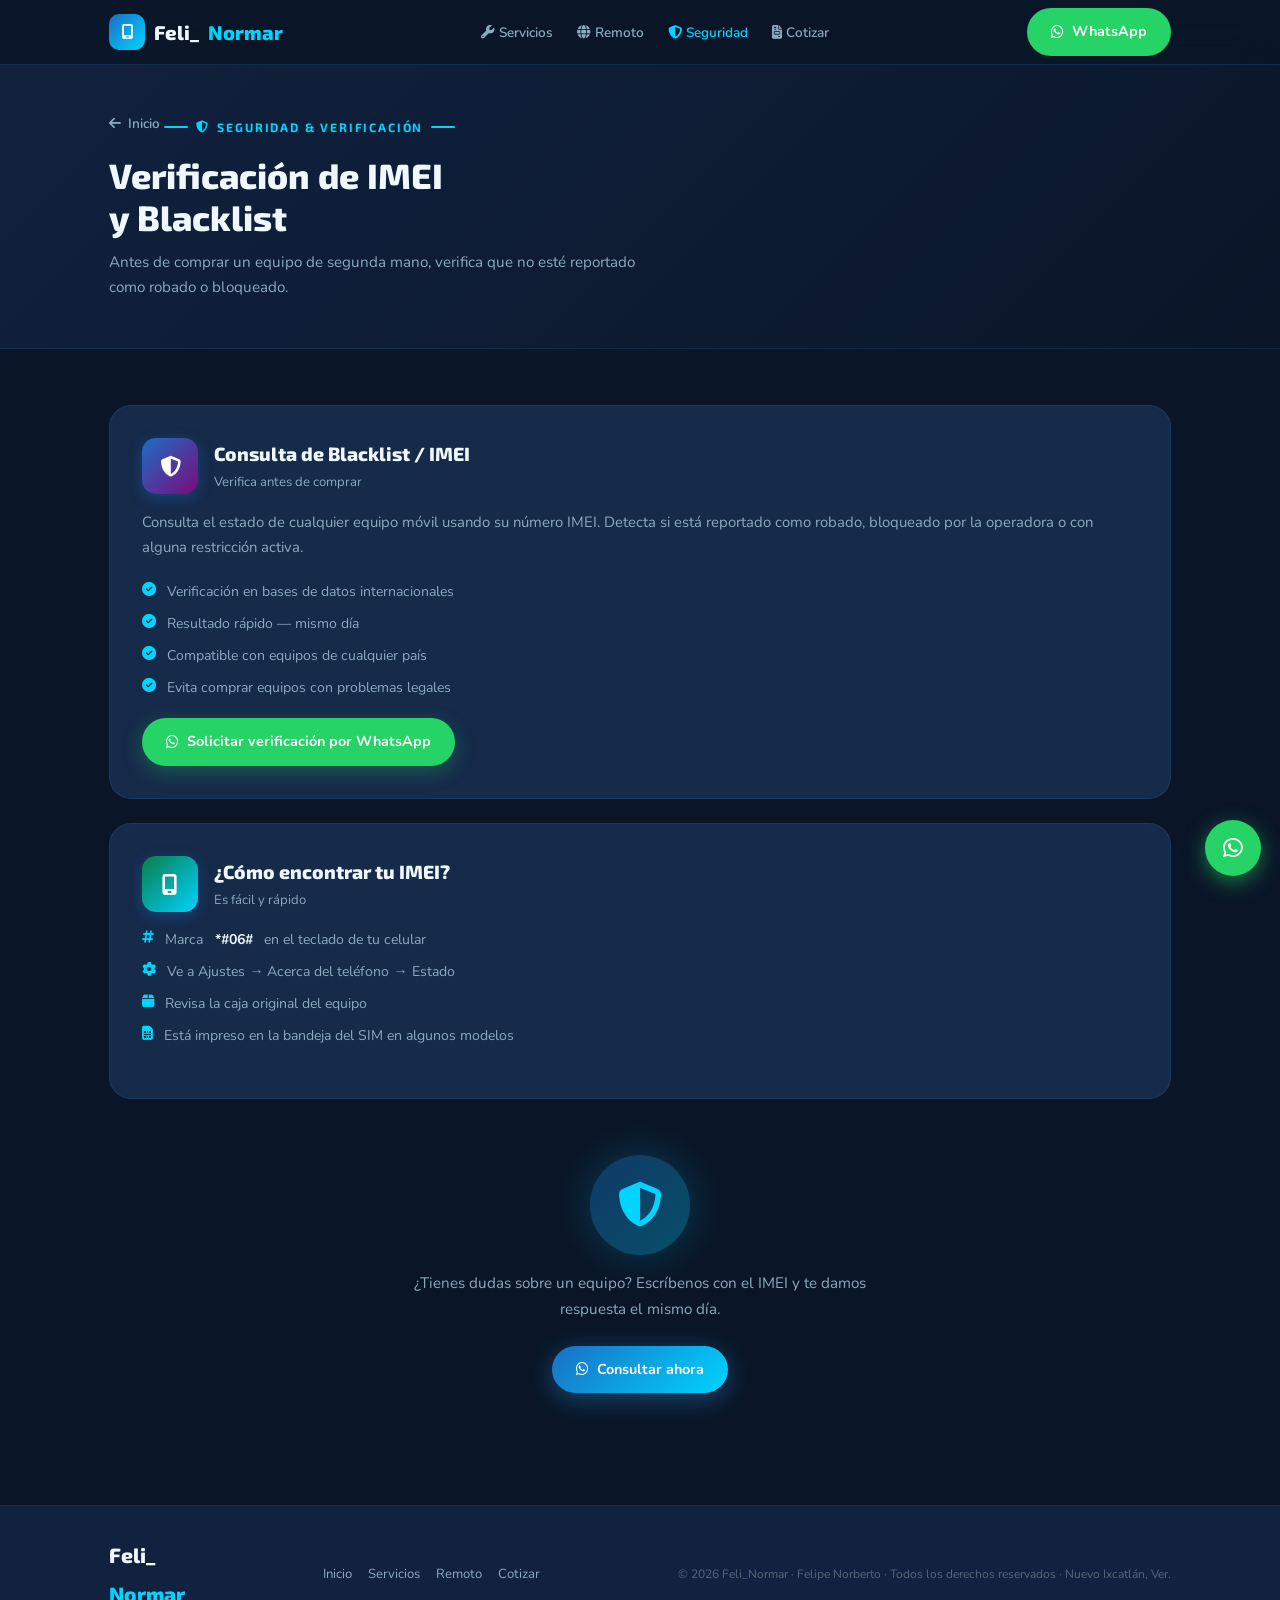
<file: pages/seguridad.html>
<!DOCTYPE html>
<html lang="es">
<head>
  <meta charset="UTF-8" />
  <meta name="viewport" content="width=device-width, initial-scale=1.0" />
  <meta name="description" content="Verificación de IMEI y Blacklist – Feli_Normar. Consulta si un equipo está reportado como robado antes de comprarlo." />
  <title>Seguridad / IMEI | Feli_Normar</title>
  <link rel="preconnect" href="https://fonts.googleapis.com" />
  <link rel="preconnect" href="https://fonts.gstatic.com" crossorigin />
  <link href="https://fonts.googleapis.com/css2?family=Exo+2:wght@300;400;600;700;800&family=Nunito:wght@300;400;600;700&display=swap" rel="stylesheet" />
  <link rel="stylesheet" href="https://cdnjs.cloudflare.com/ajax/libs/font-awesome/6.5.0/css/all.min.css" />
  <link rel="stylesheet" href="../assets/css/shared.css" />
  <style>
    .page-hero { padding: 110px 0 3rem; background: linear-gradient(135deg, var(--navy-mid), var(--navy)); border-bottom: 1px solid rgba(56,163,245,.1); }
    .back-link { display: inline-flex; align-items: center; gap: .4rem; color: var(--gray); font-size: .85rem; font-weight: 600; margin-bottom: 1.2rem; transition: color var(--transition); }
    .back-link:hover { color: var(--accent); }
    .content-section { padding: 3.5rem 0 5rem; }
    .info-card { background: var(--navy-card); border: 1px solid rgba(56,163,245,.12); border-radius: var(--radius-lg); padding: 2rem; margin-bottom: 1.5rem; }
    .info-card:hover { border-color: rgba(56,163,245,.3); box-shadow: var(--shadow-glow); }
    .ic-header { display: flex; align-items: center; gap: 1rem; margin-bottom: 1rem; }
    .ic-icon { width: 56px; height: 56px; border-radius: 14px; flex-shrink: 0; background: linear-gradient(135deg, #1a6fc4, #7c0a7c); display: grid; place-items: center; font-size: 1.3rem; color: #fff; box-shadow: 0 4px 14px rgba(26,111,196,.4); }
    .ic-title { font-family: var(--font-head); font-size: 1.2rem; font-weight: 800; color: var(--white); }
    .ic-subtitle { font-size: .82rem; color: var(--gray); margin-top: .15rem; }
    .ic-desc { color: var(--gray); font-size: .93rem; line-height: 1.7; margin-bottom: 1.2rem; }
    .feature-list { display: flex; flex-direction: column; gap: .55rem; margin-bottom: 1.2rem; }
    .feature-item { display: flex; align-items: flex-start; gap: .7rem; font-size: .88rem; color: var(--gray); }
    .feature-item i { color: var(--accent); margin-top: .15rem; flex-shrink: 0; }
    .shield-wrap { text-align: center; padding: 2rem 0; }
    .shield-icon { width: 100px; height: 100px; border-radius: 50%; background: linear-gradient(135deg, rgba(26,111,196,.4), rgba(0,212,255,.3)); display: grid; place-items: center; margin: 0 auto 1rem; font-size: 2.8rem; color: var(--accent); box-shadow: 0 0 40px rgba(0,212,255,.2); animation: pulse-shield 2.5s ease-in-out infinite; }
    @keyframes pulse-shield { 0%,100%{box-shadow:0 0 30px rgba(0,212,255,.2)} 50%{box-shadow:0 0 60px rgba(0,212,255,.45)} }
  </style>
</head>
<body>
<nav id="navbar">
  <div class="container">
    <div class="nav-inner">
      <a href="../index.html" class="nav-logo">
        <div class="logo-icon"><i class="fas fa-mobile-screen"></i></div>
        Feli_<span>Normar</span>
      </a>
      <ul class="nav-links">
        <li><a href="servicios.html"><i class="fas fa-wrench"></i> Servicios</a></li>
        <li><a href="remoto.html"><i class="fas fa-globe"></i> Remoto</a></li>
        <li><a href="seguridad.html" class="active"><i class="fas fa-shield-halved"></i> Seguridad</a></li>
        <li><a href="cotizacion.html"><i class="fas fa-file-invoice"></i> Cotizar</a></li>
      </ul>
      <a href="https://wa.me/522831156502" target="_blank" class="nav-wa btn"><i class="fab fa-whatsapp"></i> WhatsApp</a>
      <div class="hamburger" id="hamburger"><span></span><span></span><span></span></div>
    </div>
  </div>
</nav>
<div id="mobile-menu">
  <a href="servicios.html"><i class="fas fa-wrench"></i> Servicios Locales</a>
  <a href="remoto.html"><i class="fas fa-globe"></i> Servicio Remoto</a>
  <a href="seguridad.html"><i class="fas fa-shield-halved"></i> Seguridad / IMEI</a>
  <a href="cotizacion.html"><i class="fas fa-file-invoice"></i> Cotizar</a>
  <a href="https://wa.me/522831156502" target="_blank" class="menu-wa"><i class="fab fa-whatsapp"></i> WhatsApp</a>
</div>

<div class="page-hero">
  <div class="container">
    <a href="../index.html" class="back-link"><i class="fas fa-arrow-left"></i> Inicio</a>
    <div class="section-label"><i class="fas fa-shield-halved"></i> Seguridad & Verificación</div>
    <h1 class="section-title">Verificación de IMEI<br>y Blacklist</h1>
    <p class="section-sub">Antes de comprar un equipo de segunda mano, verifica que no esté reportado como robado o bloqueado.</p>
  </div>
</div>

<section class="content-section">
  <div class="container">

    <div class="info-card reveal">
      <div class="ic-header">
        <div class="ic-icon"><i class="fas fa-shield-halved"></i></div>
        <div>
          <div class="ic-title">Consulta de Blacklist / IMEI</div>
          <div class="ic-subtitle">Verifica antes de comprar</div>
        </div>
      </div>
      <p class="ic-desc">Consulta el estado de cualquier equipo móvil usando su número IMEI. Detecta si está reportado como robado, bloqueado por la operadora o con alguna restricción activa.</p>
      <div class="feature-list">
        <div class="feature-item"><i class="fas fa-check-circle"></i> Verificación en bases de datos internacionales</div>
        <div class="feature-item"><i class="fas fa-check-circle"></i> Resultado rápido — mismo día</div>
        <div class="feature-item"><i class="fas fa-check-circle"></i> Compatible con equipos de cualquier país</div>
        <div class="feature-item"><i class="fas fa-check-circle"></i> Evita comprar equipos con problemas legales</div>
      </div>
      <a href="https://wa.me/522831156502?text=Hola,%20quiero%20verificar%20el%20IMEI%20de%20un%20equipo." target="_blank" class="btn btn-wa">
        <i class="fab fa-whatsapp"></i> Solicitar verificación por WhatsApp
      </a>
    </div>

    <div class="info-card reveal">
      <div class="ic-header">
        <div class="ic-icon" style="background:linear-gradient(135deg,#0a7c4a,#00d4ff)"><i class="fas fa-mobile-screen"></i></div>
        <div>
          <div class="ic-title">¿Cómo encontrar tu IMEI?</div>
          <div class="ic-subtitle">Es fácil y rápido</div>
        </div>
      </div>
      <div class="feature-list">
        <div class="feature-item"><i class="fas fa-hashtag"></i> Marca <strong style="color:var(--white)">*#06#</strong> en el teclado de tu celular</div>
        <div class="feature-item"><i class="fas fa-cog"></i> Ve a Ajustes → Acerca del teléfono → Estado</div>
        <div class="feature-item"><i class="fas fa-box"></i> Revisa la caja original del equipo</div>
        <div class="feature-item"><i class="fas fa-sim-card"></i> Está impreso en la bandeja del SIM en algunos modelos</div>
      </div>
    </div>

    <div class="shield-wrap reveal">
      <div class="shield-icon"><i class="fas fa-shield-halved"></i></div>
      <p style="color:var(--gray);font-size:.95rem;max-width:480px;margin:0 auto 1.5rem;">¿Tienes dudas sobre un equipo? Escríbenos con el IMEI y te damos respuesta el mismo día.</p>
      <a href="https://wa.me/522831156502?text=Hola,%20necesito%20verificar%20un%20IMEI." target="_blank" class="btn btn-primary">
        <i class="fab fa-whatsapp"></i> Consultar ahora
      </a>
    </div>

  </div>
</section>

<footer>
  <div class="container">
    <div class="footer-inner">
      <div class="footer-logo">Feli_<span>Normar</span></div>
      <div class="footer-links">
        <a href="../index.html">Inicio</a>
        <a href="servicios.html">Servicios</a>
        <a href="remoto.html">Remoto</a>
        <a href="cotizacion.html">Cotizar</a>
      </div>
      <div class="footer-copy">© 2026 Feli_Normar · Felipe Norberto · Todos los derechos reservados · Nuevo Ixcatlán, Ver.</div>
    </div>
  </div>
</footer>

<a href="https://wa.me/522831156502" target="_blank" id="wa-fab" aria-label="WhatsApp"><i class="fab fa-whatsapp"></i></a>

<script>
  const ham = document.getElementById('hamburger');
  const menu = document.getElementById('mobile-menu');
  ham.addEventListener('click', () => { ham.classList.toggle('open'); menu.classList.toggle('open'); });
  menu.querySelectorAll('a').forEach(a => a.addEventListener('click', () => { ham.classList.remove('open'); menu.classList.remove('open'); }));
  const observer = new IntersectionObserver(entries => {
    entries.forEach(e => { if (e.isIntersecting) e.target.classList.add('visible'); });
  }, { threshold: 0.1 });
  document.querySelectorAll('.reveal').forEach(el => observer.observe(el));
</script>
</body>
</html>
</file>
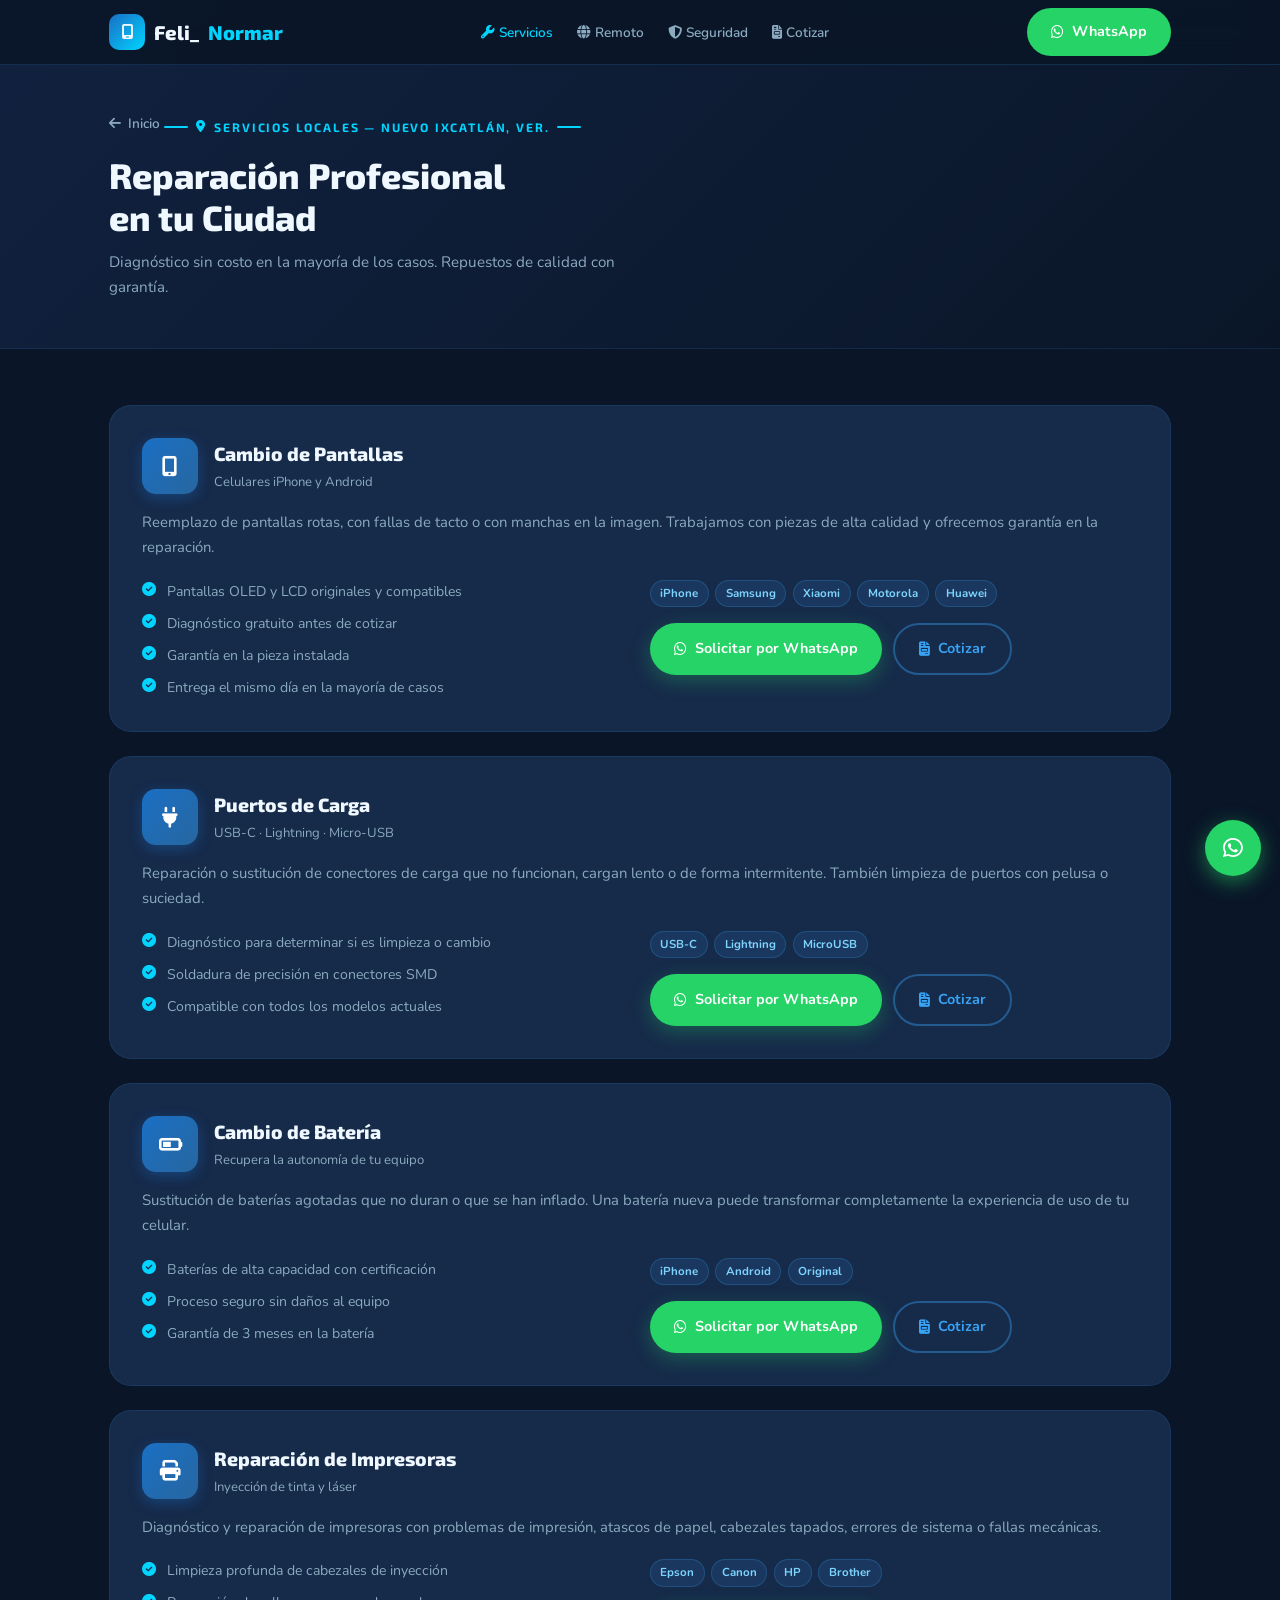
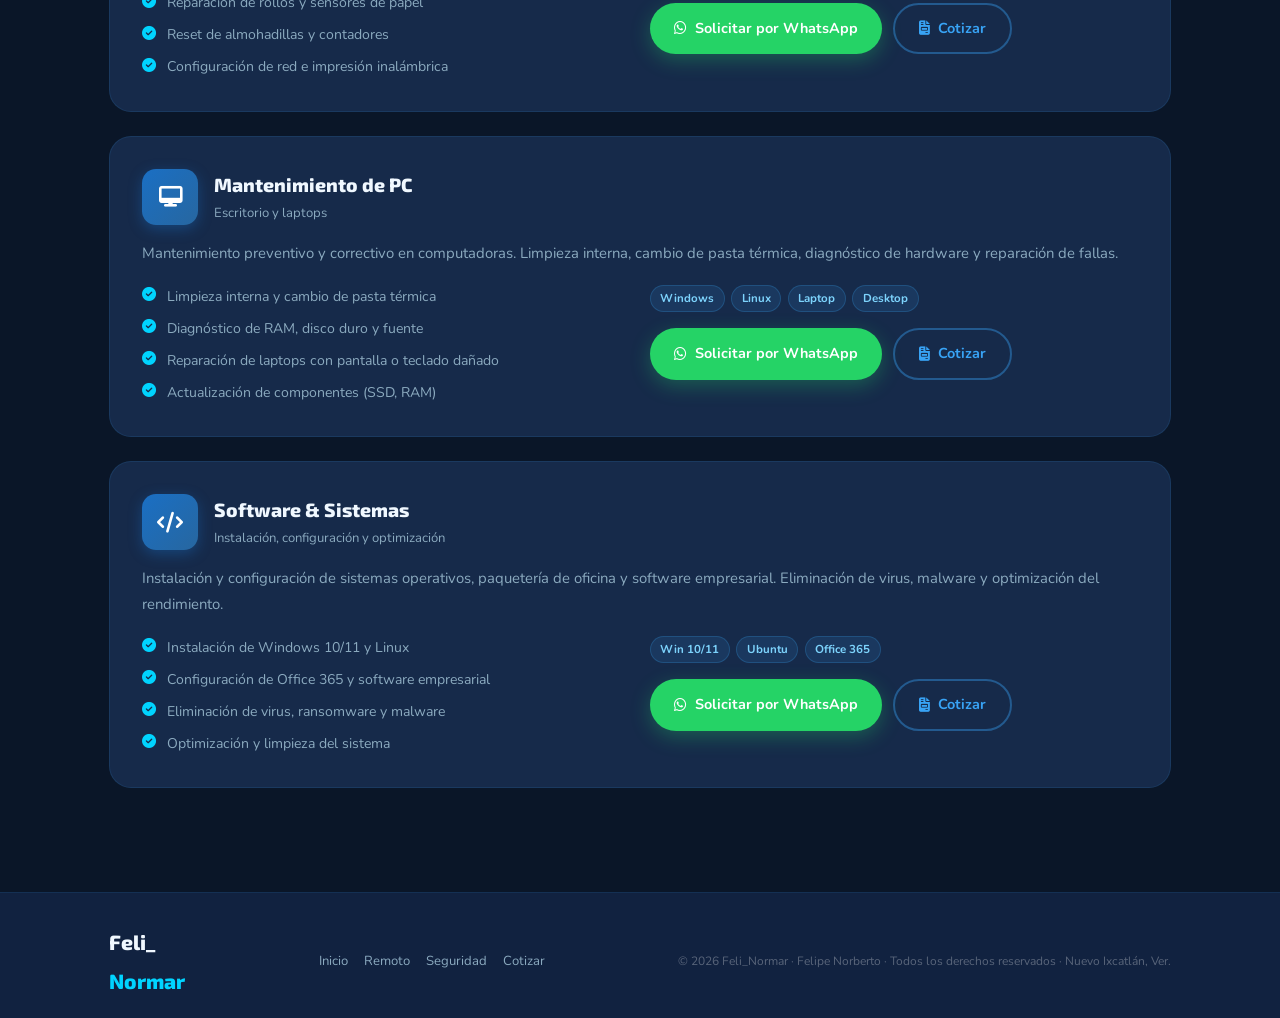
<file: pages/servicios.html>
<!DOCTYPE html>
<html lang="es">
<head>
  <meta charset="UTF-8" />
  <meta name="viewport" content="width=device-width, initial-scale=1.0" />
  <meta name="description" content="Servicios locales de reparación en Nuevo Ixcatlán, Veracruz – pantallas, baterías, impresoras, PC y software." />
  <title>Servicios Locales | Feli_Normar</title>
  <link rel="preconnect" href="https://fonts.googleapis.com" />
  <link rel="preconnect" href="https://fonts.gstatic.com" crossorigin />
  <link href="https://fonts.googleapis.com/css2?family=Exo+2:wght@300;400;600;700;800&family=Nunito:wght@300;400;600;700&display=swap" rel="stylesheet" />
  <link rel="stylesheet" href="https://cdnjs.cloudflare.com/ajax/libs/font-awesome/6.5.0/css/all.min.css" />
  <link rel="stylesheet" href="../assets/css/shared.css" />
  <style>
    .page-hero {
      padding: 110px 0 3rem; background: linear-gradient(135deg, var(--navy-mid), var(--navy));
      border-bottom: 1px solid rgba(56,163,245,.1);
    }
    .page-hero .section-label { margin-bottom: .6rem; }
    .back-link {
      display: inline-flex; align-items: center; gap: .4rem;
      color: var(--gray); font-size: .85rem; font-weight: 600;
      margin-bottom: 1.2rem; transition: color var(--transition);
    }
    .back-link:hover { color: var(--accent); }

    .services-list { padding: 3.5rem 0 5rem; }

    .service-detail {
      background: var(--navy-card); border: 1px solid rgba(56,163,245,.12);
      border-radius: var(--radius-lg); padding: 2rem;
      margin-bottom: 1.5rem; transition: all var(--transition);
      scroll-margin-top: 90px;
    }
    .service-detail:hover { border-color: rgba(56,163,245,.3); box-shadow: var(--shadow-glow); }

    .sd-header { display: flex; align-items: center; gap: 1rem; margin-bottom: 1rem; }
    .sd-icon {
      width: 56px; height: 56px; border-radius: 14px; flex-shrink: 0;
      background: linear-gradient(135deg, var(--blue), rgba(56,163,245,.5));
      display: grid; place-items: center; font-size: 1.3rem; color: #fff;
      box-shadow: 0 4px 14px rgba(26,111,196,.4);
    }
    .sd-title { font-family: var(--font-head); font-size: 1.2rem; font-weight: 800; color: var(--white); }
    .sd-subtitle { font-size: .82rem; color: var(--gray); margin-top: .15rem; }

    .sd-body { display: grid; gap: 1.2rem; }
    .sd-desc { color: var(--gray); font-size: .93rem; line-height: 1.7; }

    .sd-features { display: flex; flex-direction: column; gap: .55rem; }
    .sd-feature {
      display: flex; align-items: flex-start; gap: .7rem;
      font-size: .88rem; color: var(--gray);
    }
    .sd-feature i { color: var(--accent); margin-top: .15rem; flex-shrink: 0; }

    .sd-tags { display: flex; flex-wrap: wrap; gap: .4rem; }
    .tag {
      background: rgba(56,163,245,.12); border: 1px solid rgba(56,163,245,.22);
      color: var(--sky); font-size: .72rem; font-weight: 700;
      padding: .2rem .6rem; border-radius: 50px;
    }

    .sd-actions { display: flex; flex-wrap: wrap; gap: .7rem; margin-top: .5rem; }

    @media (min-width: 640px) {
      .sd-body { grid-template-columns: 1fr 1fr; }
      .sd-desc { grid-column: 1 / -1; }
    }
  </style>
</head>
<body>

<nav id="navbar">
  <div class="container">
    <div class="nav-inner">
      <a href="../index.html" class="nav-logo">
        <div class="logo-icon"><i class="fas fa-mobile-screen"></i></div>
        Feli_<span>Normar</span>
      </a>
      <ul class="nav-links">
        <li><a href="servicios.html" class="active"><i class="fas fa-wrench"></i> Servicios</a></li>
        <li><a href="remoto.html"><i class="fas fa-globe"></i> Remoto</a></li>
        <li><a href="seguridad.html"><i class="fas fa-shield-halved"></i> Seguridad</a></li>
        <li><a href="cotizacion.html"><i class="fas fa-file-invoice"></i> Cotizar</a></li>
      </ul>
      <a href="https://wa.me/522831156502" target="_blank" class="nav-wa btn">
        <i class="fab fa-whatsapp"></i> WhatsApp
      </a>
      <div class="hamburger" id="hamburger"><span></span><span></span><span></span></div>
    </div>
  </div>
</nav>

<div id="mobile-menu">
  <a href="servicios.html"><i class="fas fa-wrench"></i> Servicios Locales</a>
  <a href="remoto.html"><i class="fas fa-globe"></i> Servicio Remoto</a>
  <a href="seguridad.html"><i class="fas fa-shield-halved"></i> Seguridad / IMEI</a>
  <a href="cotizacion.html"><i class="fas fa-file-invoice"></i> Cotizar</a>
  <a href="https://wa.me/522831156502" target="_blank" class="menu-wa"><i class="fab fa-whatsapp"></i> WhatsApp</a>
</div>

<div class="page-hero">
  <div class="container">
    <a href="../index.html" class="back-link"><i class="fas fa-arrow-left"></i> Inicio</a>
    <div class="section-label"><i class="fas fa-map-marker-alt"></i> Servicios Locales — Nuevo Ixcatlán, Ver.</div>
    <h1 class="section-title">Reparación Profesional<br>en tu Ciudad</h1>
    <p class="section-sub">Diagnóstico sin costo en la mayoría de los casos. Repuestos de calidad con garantía.</p>
  </div>
</div>

<section class="services-list">
  <div class="container">

    <div class="service-detail reveal" id="pantallas">
      <div class="sd-header">
        <div class="sd-icon"><i class="fas fa-mobile-screen-button"></i></div>
        <div>
          <div class="sd-title">Cambio de Pantallas</div>
          <div class="sd-subtitle">Celulares iPhone y Android</div>
        </div>
      </div>
      <div class="sd-body">
        <p class="sd-desc">Reemplazo de pantallas rotas, con fallas de tacto o con manchas en la imagen. Trabajamos con piezas de alta calidad y ofrecemos garantía en la reparación.</p>
        <div class="sd-features">
          <div class="sd-feature"><i class="fas fa-check-circle"></i> Pantallas OLED y LCD originales y compatibles</div>
          <div class="sd-feature"><i class="fas fa-check-circle"></i> Diagnóstico gratuito antes de cotizar</div>
          <div class="sd-feature"><i class="fas fa-check-circle"></i> Garantía en la pieza instalada</div>
          <div class="sd-feature"><i class="fas fa-check-circle"></i> Entrega el mismo día en la mayoría de casos</div>
        </div>
        <div>
          <div class="sd-tags">
            <span class="tag">iPhone</span><span class="tag">Samsung</span>
            <span class="tag">Xiaomi</span><span class="tag">Motorola</span><span class="tag">Huawei</span>
          </div>
          <div class="sd-actions" style="margin-top:1rem;">
            <a href="https://wa.me/522831156502?text=Hola,%20necesito%20cambio%20de%20pantalla%20en%20mi%20equipo." target="_blank" class="btn btn-wa">
              <i class="fab fa-whatsapp"></i> Solicitar por WhatsApp
            </a>
            <a href="cotizacion.html" class="btn btn-outline"><i class="fas fa-file-invoice"></i> Cotizar</a>
          </div>
        </div>
      </div>
    </div>

    <div class="service-detail reveal" id="carga">
      <div class="sd-header">
        <div class="sd-icon"><i class="fas fa-plug"></i></div>
        <div>
          <div class="sd-title">Puertos de Carga</div>
          <div class="sd-subtitle">USB-C · Lightning · Micro-USB</div>
        </div>
      </div>
      <div class="sd-body">
        <p class="sd-desc">Reparación o sustitución de conectores de carga que no funcionan, cargan lento o de forma intermitente. También limpieza de puertos con pelusa o suciedad.</p>
        <div class="sd-features">
          <div class="sd-feature"><i class="fas fa-check-circle"></i> Diagnóstico para determinar si es limpieza o cambio</div>
          <div class="sd-feature"><i class="fas fa-check-circle"></i> Soldadura de precisión en conectores SMD</div>
          <div class="sd-feature"><i class="fas fa-check-circle"></i> Compatible con todos los modelos actuales</div>
        </div>
        <div>
          <div class="sd-tags">
            <span class="tag">USB-C</span><span class="tag">Lightning</span><span class="tag">MicroUSB</span>
          </div>
          <div class="sd-actions" style="margin-top:1rem;">
            <a href="https://wa.me/522831156502?text=Hola,%20mi%20celular%20no%20carga%20bien,%20necesito%20revisión." target="_blank" class="btn btn-wa">
              <i class="fab fa-whatsapp"></i> Solicitar por WhatsApp
            </a>
            <a href="cotizacion.html" class="btn btn-outline"><i class="fas fa-file-invoice"></i> Cotizar</a>
          </div>
        </div>
      </div>
    </div>

    <div class="service-detail reveal" id="bateria">
      <div class="sd-header">
        <div class="sd-icon"><i class="fas fa-battery-half"></i></div>
        <div>
          <div class="sd-title">Cambio de Batería</div>
          <div class="sd-subtitle">Recupera la autonomía de tu equipo</div>
        </div>
      </div>
      <div class="sd-body">
        <p class="sd-desc">Sustitución de baterías agotadas que no duran o que se han inflado. Una batería nueva puede transformar completamente la experiencia de uso de tu celular.</p>
        <div class="sd-features">
          <div class="sd-feature"><i class="fas fa-check-circle"></i> Baterías de alta capacidad con certificación</div>
          <div class="sd-feature"><i class="fas fa-check-circle"></i> Proceso seguro sin daños al equipo</div>
          <div class="sd-feature"><i class="fas fa-check-circle"></i> Garantía de 3 meses en la batería</div>
        </div>
        <div>
          <div class="sd-tags">
            <span class="tag">iPhone</span><span class="tag">Android</span><span class="tag">Original</span>
          </div>
          <div class="sd-actions" style="margin-top:1rem;">
            <a href="https://wa.me/522831156502?text=Hola,%20necesito%20cambio%20de%20batería%20para%20mi%20equipo." target="_blank" class="btn btn-wa">
              <i class="fab fa-whatsapp"></i> Solicitar por WhatsApp
            </a>
            <a href="cotizacion.html" class="btn btn-outline"><i class="fas fa-file-invoice"></i> Cotizar</a>
          </div>
        </div>
      </div>
    </div>

    <div class="service-detail reveal" id="impresoras">
      <div class="sd-header">
        <div class="sd-icon"><i class="fas fa-print"></i></div>
        <div>
          <div class="sd-title">Reparación de Impresoras</div>
          <div class="sd-subtitle">Inyección de tinta y láser</div>
        </div>
      </div>
      <div class="sd-body">
        <p class="sd-desc">Diagnóstico y reparación de impresoras con problemas de impresión, atascos de papel, cabezales tapados, errores de sistema o fallas mecánicas.</p>
        <div class="sd-features">
          <div class="sd-feature"><i class="fas fa-check-circle"></i> Limpieza profunda de cabezales de inyección</div>
          <div class="sd-feature"><i class="fas fa-check-circle"></i> Reparación de rollos y sensores de papel</div>
          <div class="sd-feature"><i class="fas fa-check-circle"></i> Reset de almohadillas y contadores</div>
          <div class="sd-feature"><i class="fas fa-check-circle"></i> Configuración de red e impresión inalámbrica</div>
        </div>
        <div>
          <div class="sd-tags">
            <span class="tag">Epson</span><span class="tag">Canon</span><span class="tag">HP</span><span class="tag">Brother</span>
          </div>
          <div class="sd-actions" style="margin-top:1rem;">
            <a href="https://wa.me/522831156502?text=Hola,%20tengo%20problemas%20con%20mi%20impresora%20y%20necesito%20revisión." target="_blank" class="btn btn-wa">
              <i class="fab fa-whatsapp"></i> Solicitar por WhatsApp
            </a>
            <a href="cotizacion.html" class="btn btn-outline"><i class="fas fa-file-invoice"></i> Cotizar</a>
          </div>
        </div>
      </div>
    </div>

    <div class="service-detail reveal" id="pc">
      <div class="sd-header">
        <div class="sd-icon"><i class="fas fa-desktop"></i></div>
        <div>
          <div class="sd-title">Mantenimiento de PC</div>
          <div class="sd-subtitle">Escritorio y laptops</div>
        </div>
      </div>
      <div class="sd-body">
        <p class="sd-desc">Mantenimiento preventivo y correctivo en computadoras. Limpieza interna, cambio de pasta térmica, diagnóstico de hardware y reparación de fallas.</p>
        <div class="sd-features">
          <div class="sd-feature"><i class="fas fa-check-circle"></i> Limpieza interna y cambio de pasta térmica</div>
          <div class="sd-feature"><i class="fas fa-check-circle"></i> Diagnóstico de RAM, disco duro y fuente</div>
          <div class="sd-feature"><i class="fas fa-check-circle"></i> Reparación de laptops con pantalla o teclado dañado</div>
          <div class="sd-feature"><i class="fas fa-check-circle"></i> Actualización de componentes (SSD, RAM)</div>
        </div>
        <div>
          <div class="sd-tags">
            <span class="tag">Windows</span><span class="tag">Linux</span><span class="tag">Laptop</span><span class="tag">Desktop</span>
          </div>
          <div class="sd-actions" style="margin-top:1rem;">
            <a href="https://wa.me/522831156502?text=Hola,%20necesito%20mantenimiento%20para%20mi%20computadora." target="_blank" class="btn btn-wa">
              <i class="fab fa-whatsapp"></i> Solicitar por WhatsApp
            </a>
            <a href="cotizacion.html" class="btn btn-outline"><i class="fas fa-file-invoice"></i> Cotizar</a>
          </div>
        </div>
      </div>
    </div>

    <div class="service-detail reveal" id="software">
      <div class="sd-header">
        <div class="sd-icon"><i class="fas fa-code"></i></div>
        <div>
          <div class="sd-title">Software & Sistemas</div>
          <div class="sd-subtitle">Instalación, configuración y optimización</div>
        </div>
      </div>
      <div class="sd-body">
        <p class="sd-desc">Instalación y configuración de sistemas operativos, paquetería de oficina y software empresarial. Eliminación de virus, malware y optimización del rendimiento.</p>
        <div class="sd-features">
          <div class="sd-feature"><i class="fas fa-check-circle"></i> Instalación de Windows 10/11 y Linux</div>
          <div class="sd-feature"><i class="fas fa-check-circle"></i> Configuración de Office 365 y software empresarial</div>
          <div class="sd-feature"><i class="fas fa-check-circle"></i> Eliminación de virus, ransomware y malware</div>
          <div class="sd-feature"><i class="fas fa-check-circle"></i> Optimización y limpieza del sistema</div>
        </div>
        <div>
          <div class="sd-tags">
            <span class="tag">Win 10/11</span><span class="tag">Ubuntu</span><span class="tag">Office 365</span>
          </div>
          <div class="sd-actions" style="margin-top:1rem;">
            <a href="https://wa.me/522831156502?text=Hola,%20necesito%20ayuda%20con%20software%20en%20mi%20computadora." target="_blank" class="btn btn-wa">
              <i class="fab fa-whatsapp"></i> Solicitar por WhatsApp
            </a>
            <a href="cotizacion.html" class="btn btn-outline"><i class="fas fa-file-invoice"></i> Cotizar</a>
          </div>
        </div>
      </div>
    </div>

  </div>
</section>

<footer>
  <div class="container">
    <div class="footer-inner">
      <div class="footer-logo">Feli_<span>Normar</span></div>
      <div class="footer-links">
        <a href="../index.html">Inicio</a>
        <a href="remoto.html">Remoto</a>
        <a href="seguridad.html">Seguridad</a>
        <a href="cotizacion.html">Cotizar</a>
      </div>
      <div class="footer-copy">© 2026 Feli_Normar · Felipe Norberto · Todos los derechos reservados · Nuevo Ixcatlán, Ver.</div>
    </div>
  </div>
</footer>

<a href="https://wa.me/522831156502" target="_blank" id="wa-fab" aria-label="WhatsApp">
  <i class="fab fa-whatsapp"></i>
</a>

<script>
  const ham = document.getElementById('hamburger');
  const menu = document.getElementById('mobile-menu');
  ham.addEventListener('click', () => { ham.classList.toggle('open'); menu.classList.toggle('open'); });
  menu.querySelectorAll('a').forEach(a => a.addEventListener('click', () => { ham.classList.remove('open'); menu.classList.remove('open'); }));
  const observer = new IntersectionObserver(entries => {
    entries.forEach(e => { if (e.isIntersecting) e.target.classList.add('visible'); });
  }, { threshold: 0.1 });
  document.querySelectorAll('.reveal').forEach(el => observer.observe(el));
</script>
</body>
</html>
</file>
<file: assets/css/shared.css>
:root {
  --navy:        #0a1628;
  --navy-mid:    #112240;
  --navy-card:   #162a4a;
  --blue:        #1a6fc4;
  --blue-light:  #38a3f5;
  --sky:         #7dd3fc;
  --white:       #f0f8ff;
  --gray:        #8baabf;
  --accent:      #00d4ff;
  --green:       #25d366;
  --radius:      14px;
  --radius-lg:   22px;
  --shadow-glow: 0 0 24px rgba(56,163,245,.35);
  --font-head:   'Exo 2', sans-serif;
  --font-body:   'Nunito', sans-serif;
  --transition:  .3s cubic-bezier(.4,0,.2,1);
}

*, *::before, *::after { box-sizing: border-box; margin: 0; padding: 0; }
html { scroll-behavior: smooth; font-size: 16px; }
body { background: var(--navy); color: var(--white); font-family: var(--font-body); line-height: 1.65; overflow-x: hidden; }
a { text-decoration: none; color: inherit; }
ul { list-style: none; }

::-webkit-scrollbar { width: 6px; }
::-webkit-scrollbar-track { background: var(--navy); }
::-webkit-scrollbar-thumb { background: var(--blue); border-radius: 4px; }

.container { width: 100%; max-width: 1100px; margin: 0 auto; padding: 0 1.2rem; }

/* NAVBAR */
#navbar {
  position: fixed; top: 0; left: 0; right: 0; z-index: 1000;
  background: rgba(10,22,40,.92); backdrop-filter: blur(14px);
  border-bottom: 1px solid rgba(56,163,245,.18);
}
.nav-inner { display: flex; align-items: center; justify-content: space-between; height: 64px; }
.nav-logo {
  display: flex; align-items: center; gap: .55rem;
  font-family: var(--font-head); font-size: 1.25rem; font-weight: 800; color: var(--white);
}
.nav-logo span { color: var(--accent); }
.nav-logo .logo-icon {
  width: 36px; height: 36px; border-radius: 10px;
  background: linear-gradient(135deg, var(--blue), var(--accent));
  display: grid; place-items: center; font-size: .95rem;
}
.nav-links { display: none; gap: 1.5rem; align-items: center; }
.nav-links a { font-size: .85rem; font-weight: 600; color: var(--gray); transition: color var(--transition); }
.nav-links a:hover, .nav-links a.active { color: var(--accent); }
.nav-wa {
  display: none; align-items: center; gap: .4rem;
  padding: .45rem 1.1rem; border-radius: 50px;
  background: var(--green); color: #fff; font-weight: 700; font-size: .82rem;
  transition: var(--transition);
}
.nav-wa:hover { transform: translateY(-2px); box-shadow: 0 6px 20px rgba(37,211,102,.4); }
.hamburger { cursor: pointer; width: 36px; height: 36px; display: flex; flex-direction: column; justify-content: center; gap: 5px; padding: 4px; }
.hamburger span { display: block; height: 2px; border-radius: 2px; background: var(--white); transition: var(--transition); }
.hamburger.open span:nth-child(1) { transform: translateY(7px) rotate(45deg); }
.hamburger.open span:nth-child(2) { opacity: 0; }
.hamburger.open span:nth-child(3) { transform: translateY(-7px) rotate(-45deg); }

#mobile-menu {
  position: fixed; top: 64px; left: 0; right: 0; z-index: 999;
  background: rgba(10,22,40,.97); backdrop-filter: blur(20px);
  padding: 1.2rem 1.2rem 1.8rem;
  transform: translateY(-110%); transition: transform .35s cubic-bezier(.4,0,.2,1);
  border-bottom: 1px solid rgba(56,163,245,.15);
}
#mobile-menu.open { transform: translateY(0); }
#mobile-menu a {
  display: flex; align-items: center; gap: .7rem;
  padding: .8rem 0; border-bottom: 1px solid rgba(255,255,255,.07);
  color: var(--gray); font-weight: 600; font-size: .92rem;
}
#mobile-menu a:last-child { border: none; }
#mobile-menu a:hover { color: var(--accent); }
#mobile-menu .menu-wa {
  margin-top: 1rem; justify-content: center;
  padding: .8rem; border-radius: 50px;
  background: var(--green); color: #fff; font-weight: 700; border: none;
}

/* BUTTONS */
.btn {
  display: inline-flex; align-items: center; gap: .5rem;
  padding: .75rem 1.5rem; border-radius: 50px;
  font-weight: 700; font-size: .9rem;
  transition: all var(--transition); border: none; cursor: pointer; white-space: nowrap;
}
.btn-primary {
  background: linear-gradient(135deg, var(--blue), var(--accent));
  color: #fff; box-shadow: 0 6px 24px rgba(56,163,245,.35);
}
.btn-primary:hover { transform: translateY(-3px); box-shadow: 0 10px 30px rgba(56,163,245,.5); }
.btn-wa { background: var(--green); color: #fff; box-shadow: 0 6px 20px rgba(37,211,102,.3); }
.btn-wa:hover { transform: translateY(-3px); box-shadow: 0 10px 28px rgba(37,211,102,.5); }
.btn-outline { background: transparent; border: 2px solid rgba(56,163,245,.4); color: var(--blue-light); }
.btn-outline:hover { background: rgba(56,163,245,.1); border-color: var(--blue-light); }

/* SECTION LABELS */
.section-label {
  display: inline-flex; align-items: center; gap: .5rem;
  font-family: var(--font-head); font-size: .76rem; font-weight: 700;
  letter-spacing: .15em; text-transform: uppercase; color: var(--accent); margin-bottom: .5rem;
}
.section-label::before, .section-label::after {
  content: ''; display: block; width: 24px; height: 2px;
  background: var(--accent); border-radius: 2px;
}
.section-title {
  font-family: var(--font-head); font-size: clamp(1.5rem, 5vw, 2.2rem);
  font-weight: 800; line-height: 1.2; color: var(--white); margin-bottom: .7rem;
}
.section-sub { font-size: .95rem; color: var(--gray); max-width: 540px; }

/* CARDS */
.card {
  background: var(--navy-card); border: 1px solid rgba(56,163,245,.12);
  border-radius: var(--radius-lg); padding: 1.6rem;
  transition: all var(--transition);
}
.card:hover { border-color: rgba(56,163,245,.35); box-shadow: var(--shadow-glow); transform: translateY(-4px); }

/* FOOTER */
footer {
  background: var(--navy-mid); border-top: 1px solid rgba(56,163,245,.1);
  padding: 2rem 0 1.2rem;
}
.footer-inner {
  display: flex; flex-direction: column; align-items: center;
  gap: 1.2rem; text-align: center;
}
.footer-logo { font-family: var(--font-head); font-size: 1.3rem; font-weight: 800; color: var(--white); display: flex; flex-direction: column; align-items: center; gap: .3rem; }
.footer-logo span { color: var(--accent); }
@media (min-width: 768px) { .footer-logo { align-items: flex-start; } }
.footer-links { display: flex; flex-wrap: wrap; justify-content: center; gap: 1rem; }
.footer-links a { font-size: .82rem; color: var(--gray); transition: color var(--transition); }
.footer-links a:hover { color: var(--accent); }
.footer-copy { font-size: .75rem; color: rgba(255,255,255,.3); }

/* WA FAB */
#wa-fab {
  position: fixed; bottom: 1.5rem; right: 1.2rem; z-index: 900;
  width: 56px; height: 56px; border-radius: 50%;
  background: var(--green); color: #fff;
  display: grid; place-items: center; font-size: 1.4rem;
  box-shadow: 0 6px 20px rgba(37,211,102,.5);
  transition: all var(--transition);
}
#wa-fab:hover { transform: scale(1.1) translateY(-3px); box-shadow: 0 10px 30px rgba(37,211,102,.7); }

/* REVEAL ANIMATION */
.reveal { opacity: 0; transform: translateY(28px); transition: opacity .6s ease, transform .6s ease; }
.reveal.visible { opacity: 1; transform: none; }

/* RESPONSIVE */
@media (min-width: 768px) {
  .nav-links { display: flex; }
  .nav-wa { display: flex; }
  .hamburger { display: none; }
  #mobile-menu { display: none !important; }
  .footer-inner { flex-direction: row; justify-content: space-between; text-align: left; }
}
</file>
